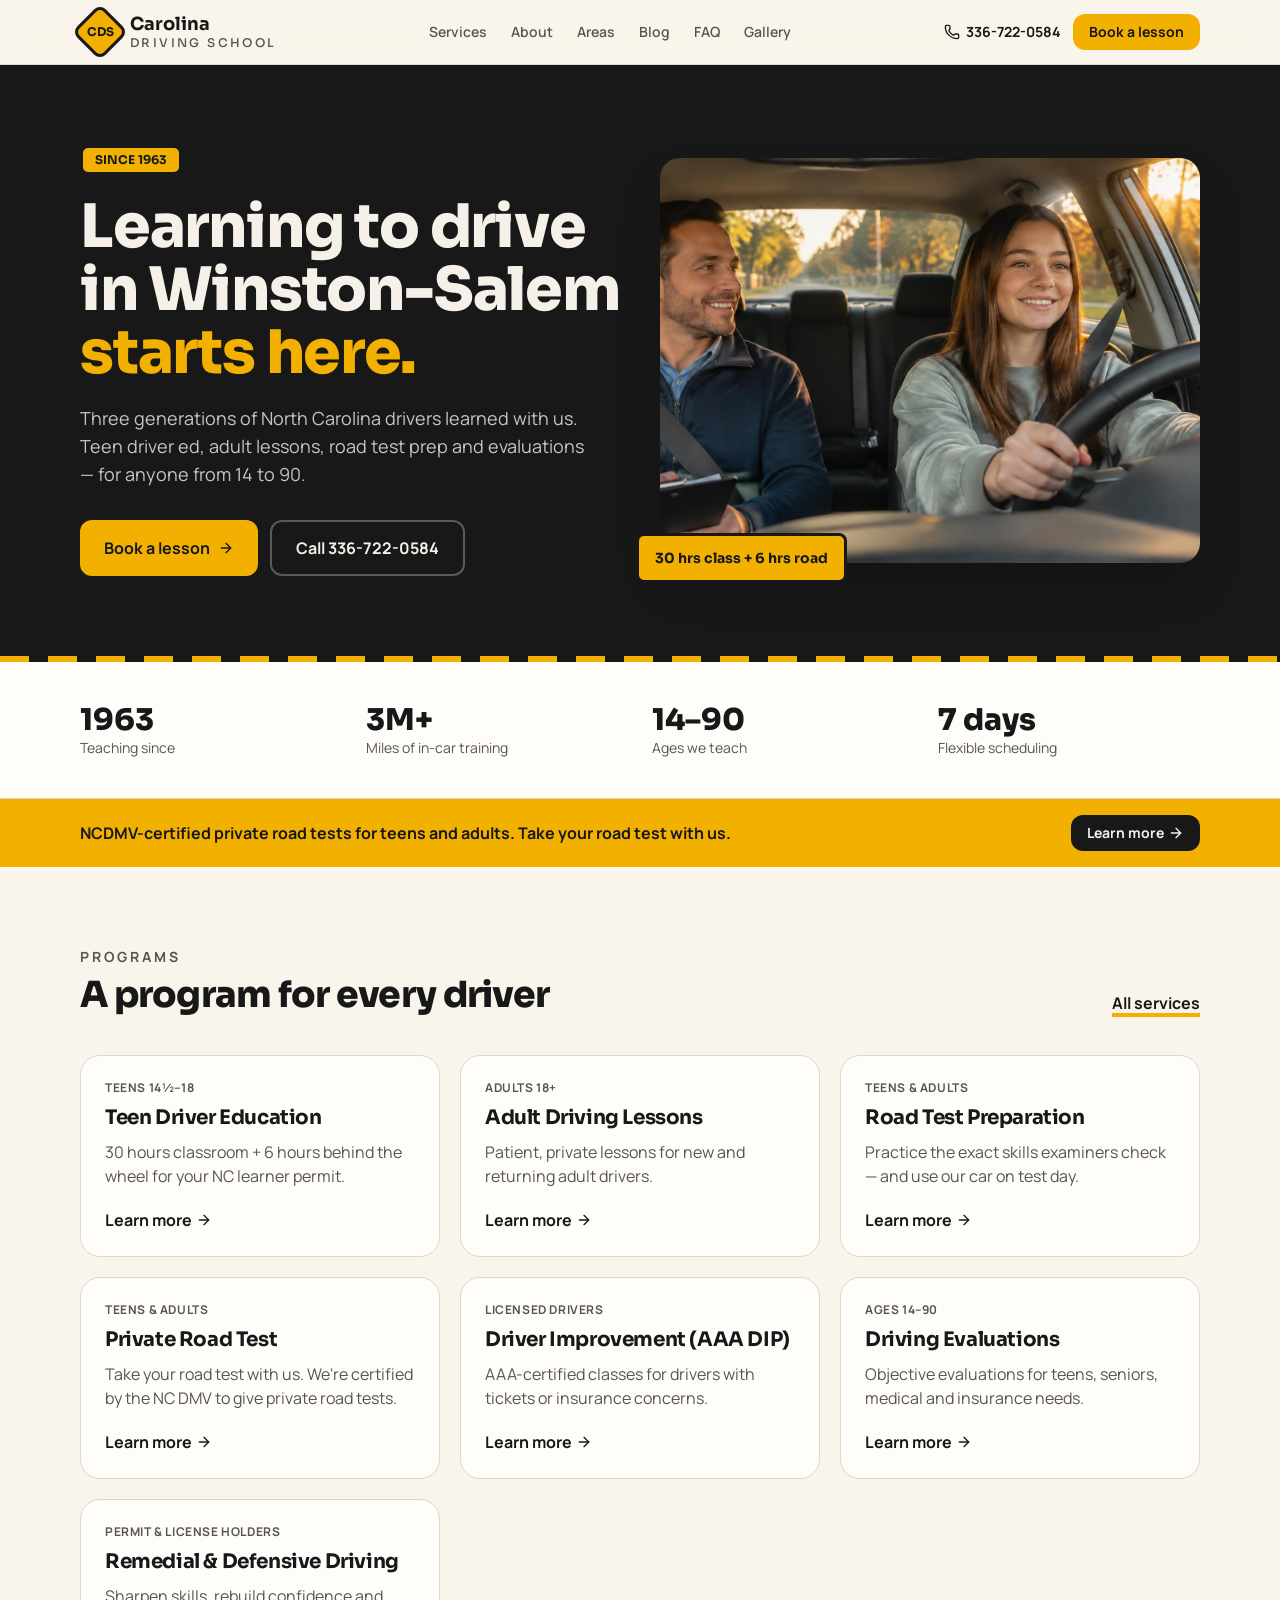
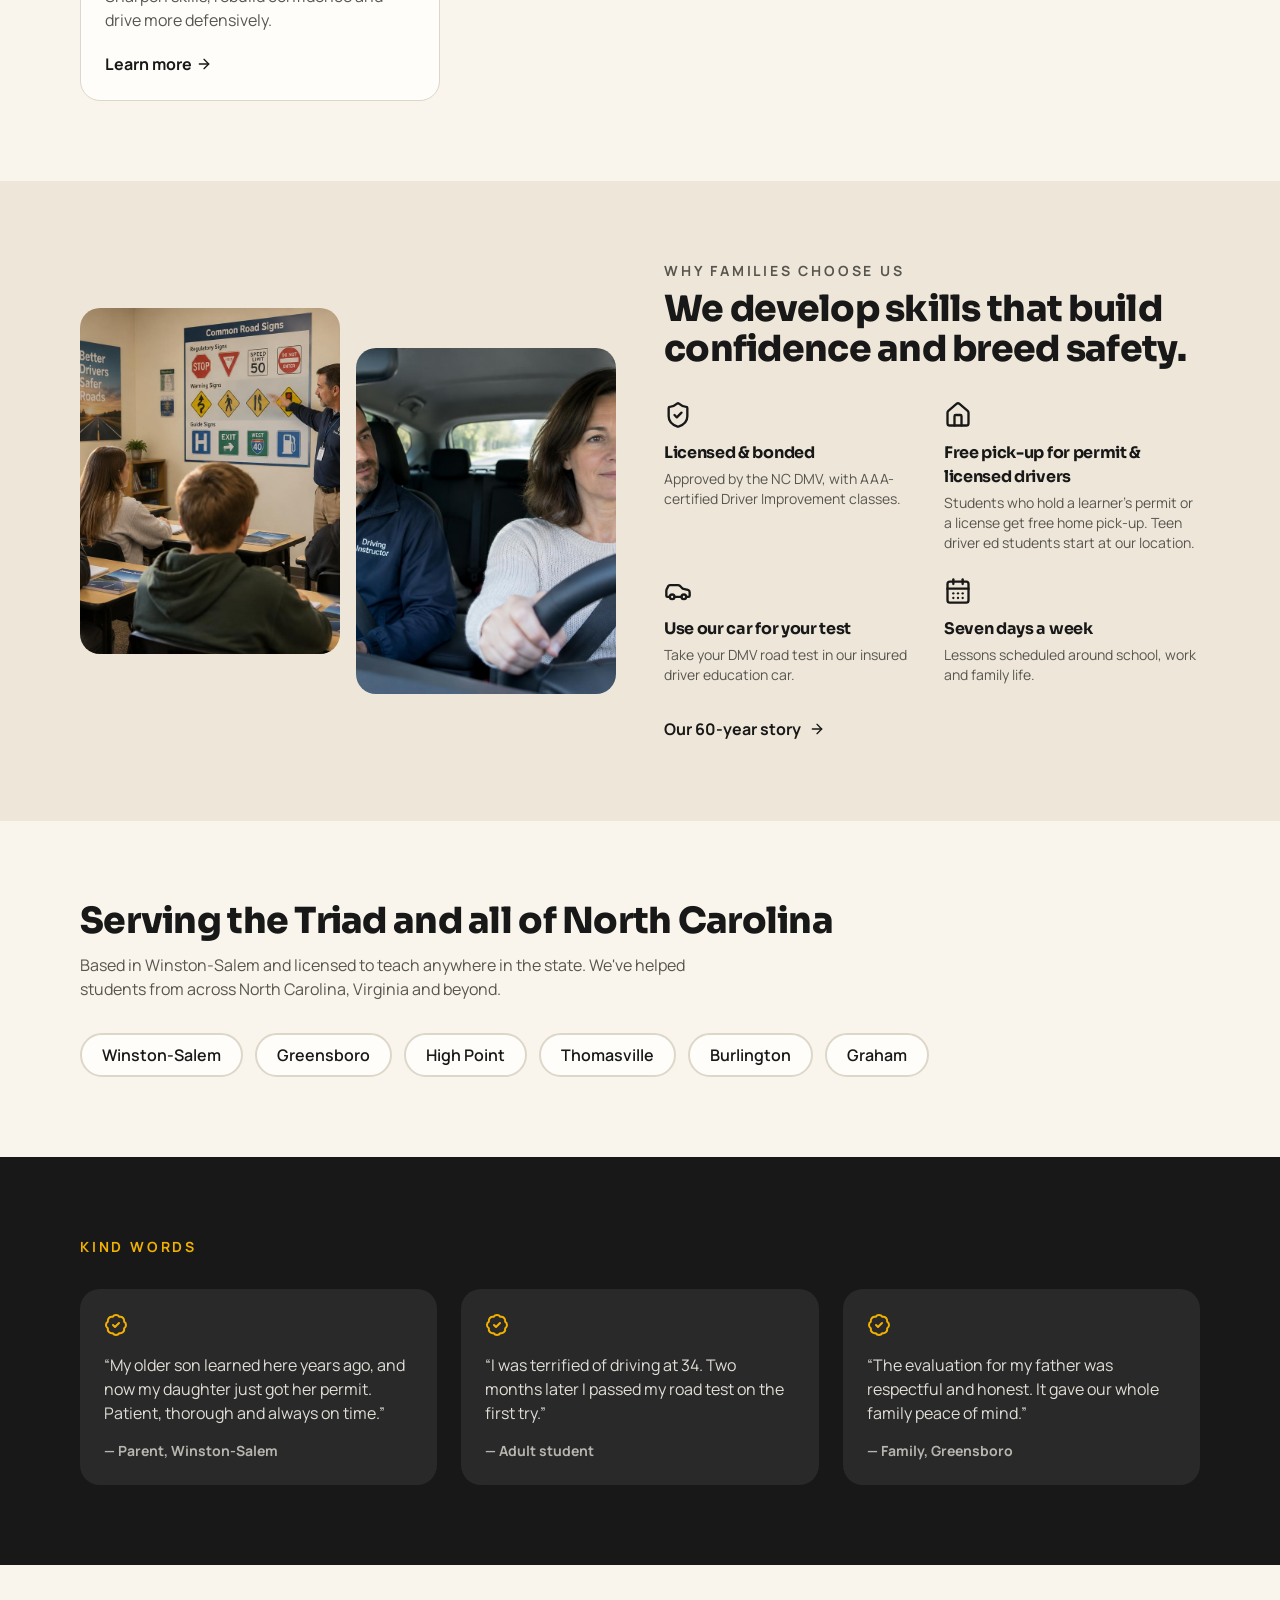
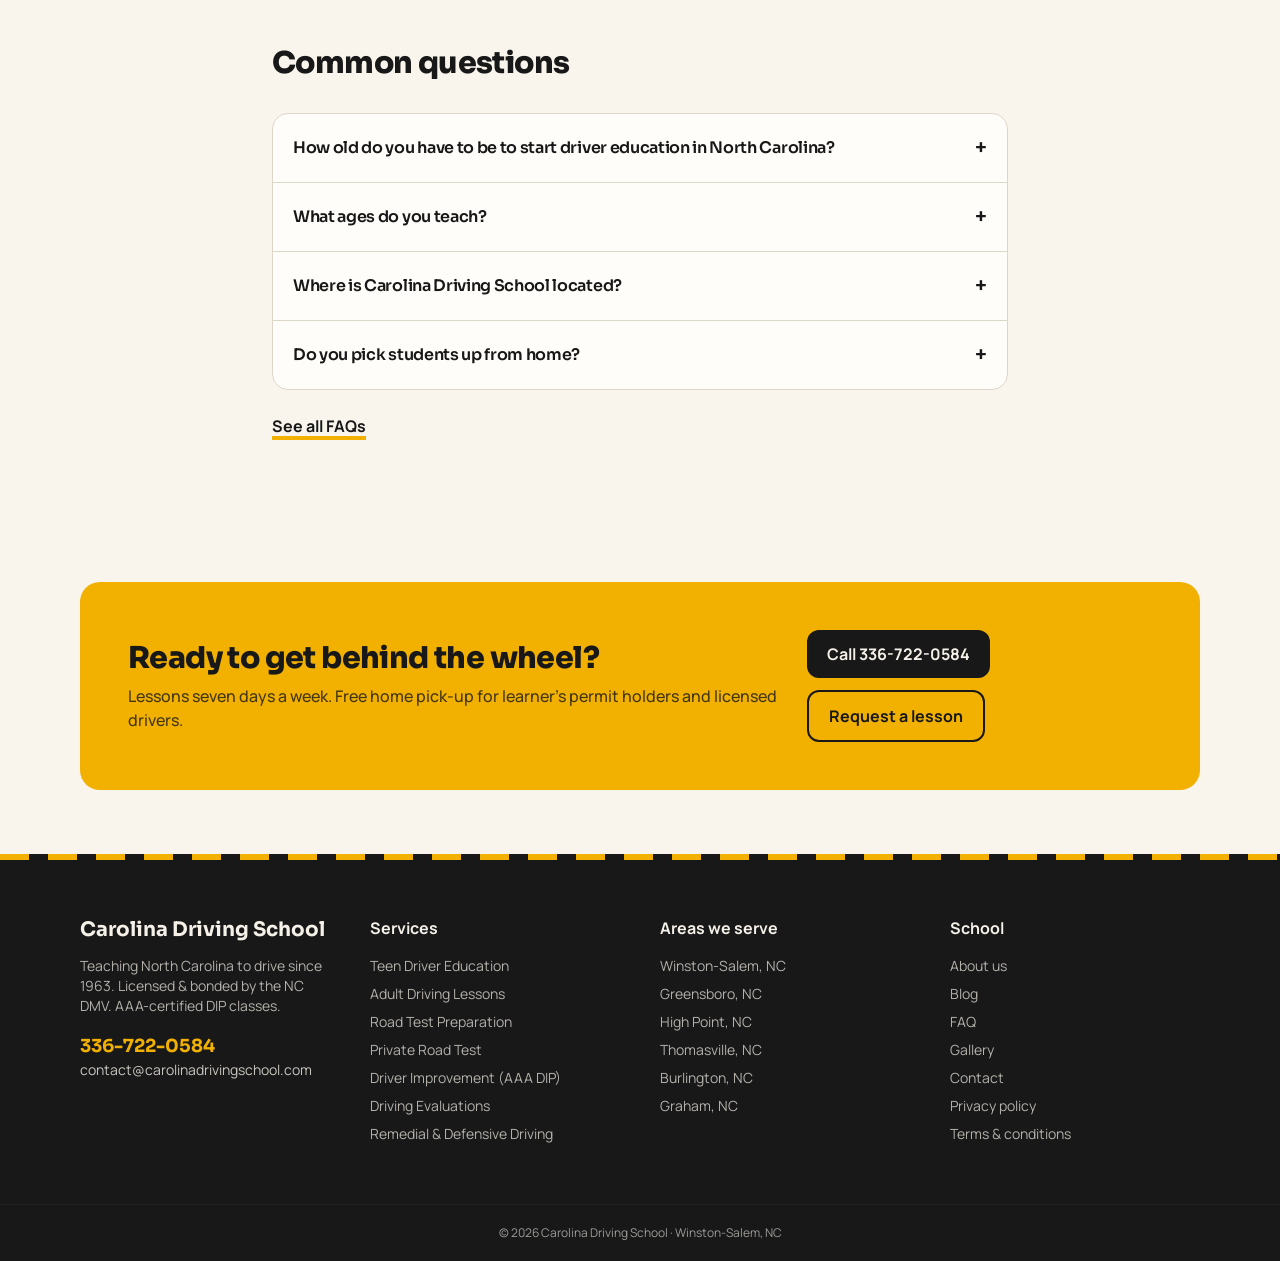
<file: index.html>
<!DOCTYPE html>
<html lang="en">
  <head>
    <meta charset="utf-8">
    <meta name="viewport" content="width=device-width, initial-scale=1">
    <link rel="preload" as="image" href="/assets/hero.jpg">
    <link rel="preconnect" href="https://fonts.googleapis.com"><link rel="preconnect" href="https://fonts.gstatic.com" crossorigin="anonymous"><link rel="stylesheet" href="https://fonts.googleapis.com/css2?family=Manrope:wght@400;500;600;700&amp;family=Sora:wght@600;700;800&amp;display=swap" data-precedence="default">
    <title>Carolina Driving School | Driver Ed &amp; Driving Lessons in Winston-Salem, NC</title><meta property="og:site_name" content="Carolina Driving School"><meta name="description" content="Winston-Salem's trusted driving school since 1963. Teen driver ed (30 + 6 hours), adult lessons, road test prep, AAA-certified DIP classes and driving evaluations."><meta property="og:title" content="Carolina Driving School | Driver Ed &amp; Driving Lessons in Winston-Salem, NC"><meta property="og:description" content="Winston-Salem's trusted driving school since 1963. Teen driver ed (30 + 6 hours), adult lessons, road test prep, AAA-certified DIP classes and driving evaluations."><meta property="og:type" content="website"><meta name="twitter:card" content="summary_large_image"><link rel="icon" type="image/png" href="/assets/favicon.png"><link rel="apple-touch-icon" type="image/png" href="/assets/apple-touch-icon.png"><script type="application/ld+json">{"@context":"https://schema.org","@type":"DrivingSchool","name":"Carolina Driving School","telephone":"+1-336-722-0584","email":"contact@carolinadrivingschool.com","foundingDate":"1963","url":"https://www.carolinadrivingschool.com","address":{"@type":"PostalAddress","addressLocality":"Winston-Salem","addressRegion":"NC","addressCountry":"US"},"areaServed":["Winston-Salem, NC","Greensboro, NC","High Point, NC","Thomasville, NC","Burlington, NC","Graham, NC"],"openingHours":"Mo-Su"}</script><script type="application/ld+json">{"@context":"https://schema.org","@type":"FAQPage","mainEntity":[{"@type":"Question","name":"How old do you have to be to start driver education in North Carolina?","acceptedAnswer":{"@type":"Answer","text":"Teens can start driver education at 14½ so they can apply for a limited learner permit at 15 after finishing the 30-hour classroom and 6-hour behind-the-wheel course."}},{"@type":"Question","name":"What ages do you teach?","acceptedAnswer":{"@type":"Answer","text":"We teach students from 14 to 90 — teens, adults, new residents and seniors."}},{"@type":"Question","name":"Where is Carolina Driving School located?","acceptedAnswer":{"@type":"Answer","text":"We are based in Winston-Salem, North Carolina, and serve Greensboro, High Point, Thomasville, Burlington, Graham and the wider Triad. We're licensed to teach anywhere in the state."}},{"@type":"Question","name":"Do you pick students up from home?","acceptedAnswer":{"@type":"Answer","text":"Free home pick-up is for students who hold a learner's permit or a driver's license: adults, and teens taking remedial or additional driving lessons. Teens in the 30-hour classroom + 6-hour behind-the-wheel program come to our location; after they finish that program, we can pick them up."}}]}</script><link rel="stylesheet" href="/assets/styles.css"></head>
  <body>
    <header class="sticky top-0 z-40 border-b bg-background/90 backdrop-blur"><div class="mx-auto flex max-w-6xl items-center justify-between px-4 py-3"><a class="flex items-center gap-2.5 active" href="/" data-status="active" aria-current="page"><span class="sign-badge flex h-10 w-10 rotate-45 items-center justify-center text-xs"><span class="-rotate-45">CDS</span></span><span class="font-display text-lg font-bold leading-tight">Carolina<span class="block text-xs font-medium tracking-[0.2em] text-muted-foreground">DRIVING SCHOOL</span></span></a><nav class="hidden items-center gap-6 lg:flex"><a class="text-sm font-semibold text-muted-foreground hover:text-foreground" href="/services/">Services</a><a class="text-sm font-semibold text-muted-foreground hover:text-foreground" href="/about/">About</a><a class="text-sm font-semibold text-muted-foreground hover:text-foreground" href="/areas/">Areas</a><a class="text-sm font-semibold text-muted-foreground hover:text-foreground" href="/blog/">Blog</a><a class="text-sm font-semibold text-muted-foreground hover:text-foreground" href="/faq/">FAQ</a><a class="text-sm font-semibold text-muted-foreground hover:text-foreground" href="/gallery/">Gallery</a></nav><div class="hidden items-center gap-3 lg:flex"><a href="tel:+13367220584" class="flex items-center gap-1.5 text-sm font-bold"><svg xmlns="http://www.w3.org/2000/svg" width="24" height="24" viewBox="0 0 24 24" fill="none" stroke="currentColor" stroke-width="2" stroke-linecap="round" stroke-linejoin="round" class="lucide lucide-phone h-4 w-4" aria-hidden="true"><path d="M13.832 16.568a1 1 0 0 0 1.213-.303l.355-.465A2 2 0 0 1 17 15h3a2 2 0 0 1 2 2v3a2 2 0 0 1-2 2A18 18 0 0 1 2 4a2 2 0 0 1 2-2h3a2 2 0 0 1 2 2v3a2 2 0 0 1-.8 1.6l-.468.351a1 1 0 0 0-.292 1.233 14 14 0 0 0 6.392 6.384"></path></svg> 336-722-0584</a><a class="rounded-lg bg-sign px-4 py-2 text-sm font-bold text-sign-foreground hover:brightness-95" href="/contact/">Book a lesson</a></div><button type="button" class="lg:hidden" aria-label="Open menu" aria-expanded="false" aria-controls="mobile-navigation" data-menu-toggle><svg xmlns="http://www.w3.org/2000/svg" width="24" height="24" viewBox="0 0 24 24" fill="none" stroke="currentColor" stroke-width="2" stroke-linecap="round" stroke-linejoin="round" class="lucide lucide-menu" aria-hidden="true"><path d="M4 5h16"></path><path d="M4 12h16"></path><path d="M4 19h16"></path></svg></button></div></header><main class="pb-14 lg:pb-0"><section class="relative overflow-hidden bg-asphalt text-asphalt-foreground"><div class="mx-auto grid max-w-6xl items-center gap-10 px-4 py-14 md:grid-cols-2 md:py-20"><div><span class="sign-badge inline-block px-3 py-1 text-xs">SINCE 1963</span><h1 class="mt-5 text-4xl font-extrabold leading-[1.05] md:text-6xl">Learning to drive in Winston-Salem <span class="text-sign">starts here.</span></h1><p class="mt-5 max-w-lg text-lg opacity-80">Three generations of North Carolina drivers learned with us. Teen driver ed, adult lessons, road test prep and evaluations — for anyone from 14 to 90.</p><div class="mt-8 flex flex-wrap gap-3"><a class="inline-flex items-center gap-2 rounded-lg bg-sign px-6 py-3.5 font-bold text-sign-foreground hover:brightness-95" href="/contact/">Book a lesson <svg xmlns="http://www.w3.org/2000/svg" width="24" height="24" viewBox="0 0 24 24" fill="none" stroke="currentColor" stroke-width="2" stroke-linecap="round" stroke-linejoin="round" class="lucide lucide-arrow-right h-4 w-4" aria-hidden="true"><path d="M5 12h14"></path><path d="m12 5 7 7-7 7"></path></svg></a><a href="tel:+13367220584" class="rounded-lg border-2 border-asphalt-foreground/30 px-6 py-3.5 font-bold hover:border-sign">Call 336-722-0584</a></div></div><div class="relative"><img src="/assets/hero.jpg" alt="Teen student driver with a Carolina Driving School instructor" width="1600" height="1008" fetchpriority="high" decoding="async" class="aspect-[4/3] w-full rounded-2xl object-cover shadow-2xl"><div class="sign-badge absolute -bottom-5 -left-3 px-4 py-3 text-sm md:-left-6">30 hrs class + 6 hrs road</div></div></div><div class="road-line"></div></section><section class="border-b bg-card"><div class="mx-auto grid max-w-6xl grid-cols-2 gap-6 px-4 py-10 md:grid-cols-4"><div><p class="font-display text-3xl font-extrabold">1963</p><p class="text-sm text-muted-foreground">Teaching since</p></div><div><p class="font-display text-3xl font-extrabold">3M+</p><p class="text-sm text-muted-foreground">Miles of in-car training</p></div><div><p class="font-display text-3xl font-extrabold">14–90</p><p class="text-sm text-muted-foreground">Ages we teach</p></div><div><p class="font-display text-3xl font-extrabold">7 days</p><p class="text-sm text-muted-foreground">Flexible scheduling</p></div></div></section><section class="bg-sign text-sign-foreground"><div class="mx-auto flex max-w-6xl flex-wrap items-center justify-between gap-3 px-4 py-4"><p class="font-bold">NCDMV-certified private road tests for teens and adults. Take your road test with us.</p><a class="inline-flex items-center gap-1 rounded-lg bg-asphalt px-4 py-2 text-sm font-bold text-asphalt-foreground" href="/services/private-road-test/">Learn more <svg xmlns="http://www.w3.org/2000/svg" width="24" height="24" viewBox="0 0 24 24" fill="none" stroke="currentColor" stroke-width="2" stroke-linecap="round" stroke-linejoin="round" class="lucide lucide-arrow-right h-4 w-4" aria-hidden="true"><path d="M5 12h14"></path><path d="m12 5 7 7-7 7"></path></svg></a></div></section><section class="mx-auto max-w-6xl px-4 py-20"><div class="flex flex-wrap items-end justify-between gap-4"><div><p class="text-sm font-bold uppercase tracking-[0.2em] text-muted-foreground">Programs</p><h2 class="mt-2 text-3xl font-extrabold md:text-4xl">A program for every driver</h2></div><a class="font-bold underline decoration-sign decoration-4 underline-offset-4" href="/services/">All services</a></div><div class="mt-10 grid gap-5 sm:grid-cols-2 lg:grid-cols-3"><a class="group rounded-2xl border bg-card p-6 transition hover:-translate-y-1 hover:border-asphalt hover:shadow-lg" href="/services/teen-driver-education/"><p class="text-xs font-bold uppercase tracking-wider text-muted-foreground">Teens 14½–18</p><h3 class="mt-2 text-xl font-bold">Teen Driver Education</h3><p class="mt-2 text-muted-foreground">30 hours classroom + 6 hours behind the wheel for your NC learner permit.</p><span class="mt-5 inline-flex items-center gap-1 font-bold">Learn more <svg xmlns="http://www.w3.org/2000/svg" width="24" height="24" viewBox="0 0 24 24" fill="none" stroke="currentColor" stroke-width="2" stroke-linecap="round" stroke-linejoin="round" class="lucide lucide-arrow-right h-4 w-4 transition group-hover:translate-x-1" aria-hidden="true"><path d="M5 12h14"></path><path d="m12 5 7 7-7 7"></path></svg></span></a><a class="group rounded-2xl border bg-card p-6 transition hover:-translate-y-1 hover:border-asphalt hover:shadow-lg" href="/services/adult-driving-lessons/"><p class="text-xs font-bold uppercase tracking-wider text-muted-foreground">Adults 18+</p><h3 class="mt-2 text-xl font-bold">Adult Driving Lessons</h3><p class="mt-2 text-muted-foreground">Patient, private lessons for new and returning adult drivers.</p><span class="mt-5 inline-flex items-center gap-1 font-bold">Learn more <svg xmlns="http://www.w3.org/2000/svg" width="24" height="24" viewBox="0 0 24 24" fill="none" stroke="currentColor" stroke-width="2" stroke-linecap="round" stroke-linejoin="round" class="lucide lucide-arrow-right h-4 w-4 transition group-hover:translate-x-1" aria-hidden="true"><path d="M5 12h14"></path><path d="m12 5 7 7-7 7"></path></svg></span></a><a class="group rounded-2xl border bg-card p-6 transition hover:-translate-y-1 hover:border-asphalt hover:shadow-lg" href="/services/road-test-preparation/"><p class="text-xs font-bold uppercase tracking-wider text-muted-foreground">Teens &amp; adults</p><h3 class="mt-2 text-xl font-bold">Road Test Preparation</h3><p class="mt-2 text-muted-foreground">Practice the exact skills examiners check — and use our car on test day.</p><span class="mt-5 inline-flex items-center gap-1 font-bold">Learn more <svg xmlns="http://www.w3.org/2000/svg" width="24" height="24" viewBox="0 0 24 24" fill="none" stroke="currentColor" stroke-width="2" stroke-linecap="round" stroke-linejoin="round" class="lucide lucide-arrow-right h-4 w-4 transition group-hover:translate-x-1" aria-hidden="true"><path d="M5 12h14"></path><path d="m12 5 7 7-7 7"></path></svg></span></a><a class="group rounded-2xl border bg-card p-6 transition hover:-translate-y-1 hover:border-asphalt hover:shadow-lg" href="/services/private-road-test/"><p class="text-xs font-bold uppercase tracking-wider text-muted-foreground">Teens &amp; adults</p><h3 class="mt-2 text-xl font-bold">Private Road Test</h3><p class="mt-2 text-muted-foreground">Take your road test with us. We're certified by the NC DMV to give private road tests.</p><span class="mt-5 inline-flex items-center gap-1 font-bold">Learn more <svg xmlns="http://www.w3.org/2000/svg" width="24" height="24" viewBox="0 0 24 24" fill="none" stroke="currentColor" stroke-width="2" stroke-linecap="round" stroke-linejoin="round" class="lucide lucide-arrow-right h-4 w-4 transition group-hover:translate-x-1" aria-hidden="true"><path d="M5 12h14"></path><path d="m12 5 7 7-7 7"></path></svg></span></a><a class="group rounded-2xl border bg-card p-6 transition hover:-translate-y-1 hover:border-asphalt hover:shadow-lg" href="/services/driver-improvement-classes/"><p class="text-xs font-bold uppercase tracking-wider text-muted-foreground">Licensed drivers</p><h3 class="mt-2 text-xl font-bold">Driver Improvement (AAA DIP)</h3><p class="mt-2 text-muted-foreground">AAA-certified classes for drivers with tickets or insurance concerns.</p><span class="mt-5 inline-flex items-center gap-1 font-bold">Learn more <svg xmlns="http://www.w3.org/2000/svg" width="24" height="24" viewBox="0 0 24 24" fill="none" stroke="currentColor" stroke-width="2" stroke-linecap="round" stroke-linejoin="round" class="lucide lucide-arrow-right h-4 w-4 transition group-hover:translate-x-1" aria-hidden="true"><path d="M5 12h14"></path><path d="m12 5 7 7-7 7"></path></svg></span></a><a class="group rounded-2xl border bg-card p-6 transition hover:-translate-y-1 hover:border-asphalt hover:shadow-lg" href="/services/driving-evaluations/"><p class="text-xs font-bold uppercase tracking-wider text-muted-foreground">Ages 14–90</p><h3 class="mt-2 text-xl font-bold">Driving Evaluations</h3><p class="mt-2 text-muted-foreground">Objective evaluations for teens, seniors, medical and insurance needs.</p><span class="mt-5 inline-flex items-center gap-1 font-bold">Learn more <svg xmlns="http://www.w3.org/2000/svg" width="24" height="24" viewBox="0 0 24 24" fill="none" stroke="currentColor" stroke-width="2" stroke-linecap="round" stroke-linejoin="round" class="lucide lucide-arrow-right h-4 w-4 transition group-hover:translate-x-1" aria-hidden="true"><path d="M5 12h14"></path><path d="m12 5 7 7-7 7"></path></svg></span></a><a class="group rounded-2xl border bg-card p-6 transition hover:-translate-y-1 hover:border-asphalt hover:shadow-lg" href="/services/remedial-defensive-driving/"><p class="text-xs font-bold uppercase tracking-wider text-muted-foreground">Permit &amp; license holders</p><h3 class="mt-2 text-xl font-bold">Remedial &amp; Defensive Driving</h3><p class="mt-2 text-muted-foreground">Sharpen skills, rebuild confidence and drive more defensively.</p><span class="mt-5 inline-flex items-center gap-1 font-bold">Learn more <svg xmlns="http://www.w3.org/2000/svg" width="24" height="24" viewBox="0 0 24 24" fill="none" stroke="currentColor" stroke-width="2" stroke-linecap="round" stroke-linejoin="round" class="lucide lucide-arrow-right h-4 w-4 transition group-hover:translate-x-1" aria-hidden="true"><path d="M5 12h14"></path><path d="m12 5 7 7-7 7"></path></svg></span></a></div></section><section class="bg-secondary"><div class="mx-auto grid max-w-6xl items-center gap-12 px-4 py-20 md:grid-cols-2"><div class="grid grid-cols-2 gap-4"><img src="/assets/classroom.jpg" alt="Driver education classroom" loading="lazy" width="1200" height="912" class="aspect-[3/4] rounded-2xl object-cover"><img src="/assets/adult.jpg" alt="Adult driving lesson" loading="lazy" width="1200" height="912" class="mt-10 aspect-[3/4] rounded-2xl object-cover"></div><div><p class="text-sm font-bold uppercase tracking-[0.2em] text-muted-foreground">Why families choose us</p><h2 class="mt-2 text-3xl font-extrabold md:text-4xl">We develop skills that build confidence and breed safety.</h2><div class="mt-8 grid gap-6 sm:grid-cols-2"><div><svg xmlns="http://www.w3.org/2000/svg" width="24" height="24" viewBox="0 0 24 24" fill="none" stroke="currentColor" stroke-width="2" stroke-linecap="round" stroke-linejoin="round" class="lucide lucide-shield-check h-7 w-7" aria-hidden="true"><path d="M20 13c0 5-3.5 7.5-7.66 8.95a1 1 0 0 1-.67-.01C7.5 20.5 4 18 4 13V6a1 1 0 0 1 1-1c2 0 4.5-1.2 6.24-2.72a1.17 1.17 0 0 1 1.52 0C14.51 3.81 17 5 19 5a1 1 0 0 1 1 1z"></path><path d="m9 12 2 2 4-4"></path></svg><h3 class="mt-3 font-bold">Licensed &amp; bonded</h3><p class="mt-1 text-sm text-muted-foreground">Approved by the NC DMV, with AAA-certified Driver Improvement classes.</p></div><div><svg xmlns="http://www.w3.org/2000/svg" width="24" height="24" viewBox="0 0 24 24" fill="none" stroke="currentColor" stroke-width="2" stroke-linecap="round" stroke-linejoin="round" class="lucide lucide-house h-7 w-7" aria-hidden="true"><path d="M15 21v-8a1 1 0 0 0-1-1h-4a1 1 0 0 0-1 1v8"></path><path d="M3 10a2 2 0 0 1 .709-1.528l7-6a2 2 0 0 1 2.582 0l7 6A2 2 0 0 1 21 10v9a2 2 0 0 1-2 2H5a2 2 0 0 1-2-2z"></path></svg><h3 class="mt-3 font-bold">Free pick-up for permit &amp; licensed drivers</h3><p class="mt-1 text-sm text-muted-foreground">Students who hold a learner's permit or a license get free home pick-up. Teen driver ed students start at our location.</p></div><div><svg xmlns="http://www.w3.org/2000/svg" width="24" height="24" viewBox="0 0 24 24" fill="none" stroke="currentColor" stroke-width="2" stroke-linecap="round" stroke-linejoin="round" class="lucide lucide-car h-7 w-7" aria-hidden="true"><path d="M19 17h2c.6 0 1-.4 1-1v-3c0-.9-.7-1.7-1.5-1.9C18.7 10.6 16 10 16 10s-1.3-1.4-2.2-2.3c-.5-.4-1.1-.7-1.8-.7H5c-.6 0-1.1.4-1.4.9l-1.4 2.9A3.7 3.7 0 0 0 2 12v4c0 .6.4 1 1 1h2"></path><circle cx="7" cy="17" r="2"></circle><path d="M9 17h6"></path><circle cx="17" cy="17" r="2"></circle></svg><h3 class="mt-3 font-bold">Use our car for your test</h3><p class="mt-1 text-sm text-muted-foreground">Take your DMV road test in our insured driver education car.</p></div><div><svg xmlns="http://www.w3.org/2000/svg" width="24" height="24" viewBox="0 0 24 24" fill="none" stroke="currentColor" stroke-width="2" stroke-linecap="round" stroke-linejoin="round" class="lucide lucide-calendar-days h-7 w-7" aria-hidden="true"><path d="M8 2v4"></path><path d="M16 2v4"></path><rect width="18" height="18" x="3" y="4" rx="2"></rect><path d="M3 10h18"></path><path d="M8 14h.01"></path><path d="M12 14h.01"></path><path d="M16 14h.01"></path><path d="M8 18h.01"></path><path d="M12 18h.01"></path><path d="M16 18h.01"></path></svg><h3 class="mt-3 font-bold">Seven days a week</h3><p class="mt-1 text-sm text-muted-foreground">Lessons scheduled around school, work and family life.</p></div></div><a class="mt-8 inline-flex items-center gap-2 font-bold" href="/about/">Our 60-year story <svg xmlns="http://www.w3.org/2000/svg" width="24" height="24" viewBox="0 0 24 24" fill="none" stroke="currentColor" stroke-width="2" stroke-linecap="round" stroke-linejoin="round" class="lucide lucide-arrow-right h-4 w-4" aria-hidden="true"><path d="M5 12h14"></path><path d="m12 5 7 7-7 7"></path></svg></a></div></div></section><section class="mx-auto max-w-6xl px-4 py-20"><h2 class="text-3xl font-extrabold md:text-4xl">Serving the Triad and all of North Carolina</h2><p class="mt-3 max-w-2xl text-muted-foreground">Based in Winston-Salem and licensed to teach anywhere in the state. We've helped students from across North Carolina, Virginia and beyond.</p><div class="mt-8 flex flex-wrap gap-3"><a class="rounded-full border-2 bg-card px-5 py-2 font-semibold hover:border-asphalt" href="/areas/winston-salem/">Winston-Salem</a><a class="rounded-full border-2 bg-card px-5 py-2 font-semibold hover:border-asphalt" href="/areas/greensboro/">Greensboro</a><a class="rounded-full border-2 bg-card px-5 py-2 font-semibold hover:border-asphalt" href="/areas/high-point/">High Point</a><a class="rounded-full border-2 bg-card px-5 py-2 font-semibold hover:border-asphalt" href="/areas/thomasville/">Thomasville</a><a class="rounded-full border-2 bg-card px-5 py-2 font-semibold hover:border-asphalt" href="/areas/burlington/">Burlington</a><a class="rounded-full border-2 bg-card px-5 py-2 font-semibold hover:border-asphalt" href="/areas/graham/">Graham</a></div></section><section class="bg-asphalt text-asphalt-foreground"><div class="mx-auto max-w-6xl px-4 py-20"><p class="text-sm font-bold uppercase tracking-[0.2em] text-sign">Kind words</p><div class="mt-8 grid gap-6 md:grid-cols-3"><figure class="rounded-2xl bg-asphalt-2 p-6"><svg xmlns="http://www.w3.org/2000/svg" width="24" height="24" viewBox="0 0 24 24" fill="none" stroke="currentColor" stroke-width="2" stroke-linecap="round" stroke-linejoin="round" class="lucide lucide-badge-check h-6 w-6 text-sign" aria-hidden="true"><path d="M3.85 8.62a4 4 0 0 1 4.78-4.77 4 4 0 0 1 6.74 0 4 4 0 0 1 4.78 4.78 4 4 0 0 1 0 6.74 4 4 0 0 1-4.77 4.78 4 4 0 0 1-6.75 0 4 4 0 0 1-4.78-4.77 4 4 0 0 1 0-6.76Z"></path><path d="m9 12 2 2 4-4"></path></svg><blockquote class="mt-4 opacity-90">“My older son learned here years ago, and now my daughter just got her permit. Patient, thorough and always on time.”</blockquote><figcaption class="mt-4 text-sm font-bold opacity-70">— Parent, Winston-Salem</figcaption></figure><figure class="rounded-2xl bg-asphalt-2 p-6"><svg xmlns="http://www.w3.org/2000/svg" width="24" height="24" viewBox="0 0 24 24" fill="none" stroke="currentColor" stroke-width="2" stroke-linecap="round" stroke-linejoin="round" class="lucide lucide-badge-check h-6 w-6 text-sign" aria-hidden="true"><path d="M3.85 8.62a4 4 0 0 1 4.78-4.77 4 4 0 0 1 6.74 0 4 4 0 0 1 4.78 4.78 4 4 0 0 1 0 6.74 4 4 0 0 1-4.77 4.78 4 4 0 0 1-6.75 0 4 4 0 0 1-4.78-4.77 4 4 0 0 1 0-6.76Z"></path><path d="m9 12 2 2 4-4"></path></svg><blockquote class="mt-4 opacity-90">“I was terrified of driving at 34. Two months later I passed my road test on the first try.”</blockquote><figcaption class="mt-4 text-sm font-bold opacity-70">— Adult student</figcaption></figure><figure class="rounded-2xl bg-asphalt-2 p-6"><svg xmlns="http://www.w3.org/2000/svg" width="24" height="24" viewBox="0 0 24 24" fill="none" stroke="currentColor" stroke-width="2" stroke-linecap="round" stroke-linejoin="round" class="lucide lucide-badge-check h-6 w-6 text-sign" aria-hidden="true"><path d="M3.85 8.62a4 4 0 0 1 4.78-4.77 4 4 0 0 1 6.74 0 4 4 0 0 1 4.78 4.78 4 4 0 0 1 0 6.74 4 4 0 0 1-4.77 4.78 4 4 0 0 1-6.75 0 4 4 0 0 1-4.78-4.77 4 4 0 0 1 0-6.76Z"></path><path d="m9 12 2 2 4-4"></path></svg><blockquote class="mt-4 opacity-90">“The evaluation for my father was respectful and honest. It gave our whole family peace of mind.”</blockquote><figcaption class="mt-4 text-sm font-bold opacity-70">— Family, Greensboro</figcaption></figure></div></div></section><section class="mx-auto max-w-3xl px-4 py-20"><h2 class="text-3xl font-extrabold">Common questions</h2><div class="mt-8"><div class="divide-y rounded-xl border bg-card"><details class="group p-5"><summary class="flex cursor-pointer list-none items-center justify-between gap-4 font-display font-semibold"><h3 class="text-base">How old do you have to be to start driver education in North Carolina?</h3><span class="text-xl transition group-open:rotate-45">+</span></summary><p class="mt-3 text-muted-foreground">Teens can start driver education at 14½ so they can apply for a limited learner permit at 15 after finishing the 30-hour classroom and 6-hour behind-the-wheel course.</p></details><details class="group p-5"><summary class="flex cursor-pointer list-none items-center justify-between gap-4 font-display font-semibold"><h3 class="text-base">What ages do you teach?</h3><span class="text-xl transition group-open:rotate-45">+</span></summary><p class="mt-3 text-muted-foreground">We teach students from 14 to 90 — teens, adults, new residents and seniors.</p></details><details class="group p-5"><summary class="flex cursor-pointer list-none items-center justify-between gap-4 font-display font-semibold"><h3 class="text-base">Where is Carolina Driving School located?</h3><span class="text-xl transition group-open:rotate-45">+</span></summary><p class="mt-3 text-muted-foreground">We are based in Winston-Salem, North Carolina, and serve Greensboro, High Point, Thomasville, Burlington, Graham and the wider Triad. We're licensed to teach anywhere in the state.</p></details><details class="group p-5"><summary class="flex cursor-pointer list-none items-center justify-between gap-4 font-display font-semibold"><h3 class="text-base">Do you pick students up from home?</h3><span class="text-xl transition group-open:rotate-45">+</span></summary><p class="mt-3 text-muted-foreground">Free home pick-up is for students who hold a learner's permit or a driver's license: adults, and teens taking remedial or additional driving lessons. Teens in the 30-hour classroom + 6-hour behind-the-wheel program come to our location; after they finish that program, we can pick them up.</p></details></div></div><a class="mt-6 inline-block font-bold underline decoration-sign decoration-4 underline-offset-4" href="/faq/">See all FAQs</a></section><section class="mx-auto max-w-6xl px-4 py-16"><div class="flex flex-col items-start justify-between gap-6 rounded-2xl bg-sign p-8 text-sign-foreground md:flex-row md:items-center md:p-12"><div><h2 class="text-3xl font-extrabold">Ready to get behind the wheel?</h2><p class="mt-2 font-medium opacity-80">Lessons seven days a week. Free home pick-up for learner's permit holders and licensed drivers.</p></div><div class="flex flex-wrap gap-3"><a href="tel:+13367220584" class="rounded-lg bg-asphalt px-5 py-3 font-bold text-asphalt-foreground">Call 336-722-0584</a><a class="rounded-lg border-2 border-asphalt px-5 py-3 font-bold" href="/contact/">Request a lesson</a></div></div></section></main><footer class="bg-asphalt text-asphalt-foreground"><div class="road-line"></div><div class="mx-auto grid max-w-6xl gap-10 px-4 py-14 md:grid-cols-4"><div><p class="font-display text-xl font-bold">Carolina Driving School</p><p class="mt-3 text-sm opacity-70">Teaching North Carolina to drive since 1963. Licensed &amp; bonded by the NC DMV. AAA-certified DIP classes.</p><a href="tel:+13367220584" class="mt-4 inline-block font-display text-lg font-bold text-sign">336-722-0584</a><a href="mailto:contact@carolinadrivingschool.com" class="block text-sm opacity-80 hover:opacity-100">contact@carolinadrivingschool.com</a></div><div><p class="mb-3 font-bold">Services</p><a class="block py-1 text-sm opacity-70 hover:opacity-100" href="/services/teen-driver-education/">Teen Driver Education</a><a class="block py-1 text-sm opacity-70 hover:opacity-100" href="/services/adult-driving-lessons/">Adult Driving Lessons</a><a class="block py-1 text-sm opacity-70 hover:opacity-100" href="/services/road-test-preparation/">Road Test Preparation</a><a class="block py-1 text-sm opacity-70 hover:opacity-100" href="/services/private-road-test/">Private Road Test</a><a class="block py-1 text-sm opacity-70 hover:opacity-100" href="/services/driver-improvement-classes/">Driver Improvement (AAA DIP)</a><a class="block py-1 text-sm opacity-70 hover:opacity-100" href="/services/driving-evaluations/">Driving Evaluations</a><a class="block py-1 text-sm opacity-70 hover:opacity-100" href="/services/remedial-defensive-driving/">Remedial &amp; Defensive Driving</a></div><div><p class="mb-3 font-bold">Areas we serve</p><a class="block py-1 text-sm opacity-70 hover:opacity-100" href="/areas/winston-salem/">Winston-Salem, NC</a><a class="block py-1 text-sm opacity-70 hover:opacity-100" href="/areas/greensboro/">Greensboro, NC</a><a class="block py-1 text-sm opacity-70 hover:opacity-100" href="/areas/high-point/">High Point, NC</a><a class="block py-1 text-sm opacity-70 hover:opacity-100" href="/areas/thomasville/">Thomasville, NC</a><a class="block py-1 text-sm opacity-70 hover:opacity-100" href="/areas/burlington/">Burlington, NC</a><a class="block py-1 text-sm opacity-70 hover:opacity-100" href="/areas/graham/">Graham, NC</a></div><div><p class="mb-3 font-bold">School</p><a class="block py-1 text-sm opacity-70 hover:opacity-100" href="/about/">About us</a><a class="block py-1 text-sm opacity-70 hover:opacity-100" href="/blog/">Blog</a><a class="block py-1 text-sm opacity-70 hover:opacity-100" href="/faq/">FAQ</a><a class="block py-1 text-sm opacity-70 hover:opacity-100" href="/gallery/">Gallery</a><a class="block py-1 text-sm opacity-70 hover:opacity-100" href="/contact/">Contact</a><a class="block py-1 text-sm opacity-70 hover:opacity-100" href="/privacy/">Privacy policy</a><a class="block py-1 text-sm opacity-70 hover:opacity-100" href="/terms/">Terms &amp; conditions</a></div></div><p class="border-t border-asphalt-2 py-5 text-center text-xs opacity-60">© 2026 Carolina Driving School · Winston-Salem, NC</p></footer><div class="fixed inset-x-0 bottom-0 z-40 grid grid-cols-2 border-t bg-asphalt lg:hidden"><a href="tel:+13367220584" class="flex items-center justify-center gap-2 py-3.5 font-bold text-asphalt-foreground"><svg xmlns="http://www.w3.org/2000/svg" width="24" height="24" viewBox="0 0 24 24" fill="none" stroke="currentColor" stroke-width="2" stroke-linecap="round" stroke-linejoin="round" class="lucide lucide-phone h-4 w-4" aria-hidden="true"><path d="M13.832 16.568a1 1 0 0 0 1.213-.303l.355-.465A2 2 0 0 1 17 15h3a2 2 0 0 1 2 2v3a2 2 0 0 1-2 2A18 18 0 0 1 2 4a2 2 0 0 1 2-2h3a2 2 0 0 1 2 2v3a2 2 0 0 1-.8 1.6l-.468.351a1 1 0 0 0-.292 1.233 14 14 0 0 0 6.392 6.384"></path></svg> Call now</a><a class="bg-sign py-3.5 text-center font-bold text-sign-foreground" href="/contact/">Book a lesson</a></div><section aria-label="Notifications alt+T" tabindex="-1" aria-live="polite" aria-relevant="additions text" aria-atomic="false"></section><script src="/assets/site.js"></script></body></html>
</file>
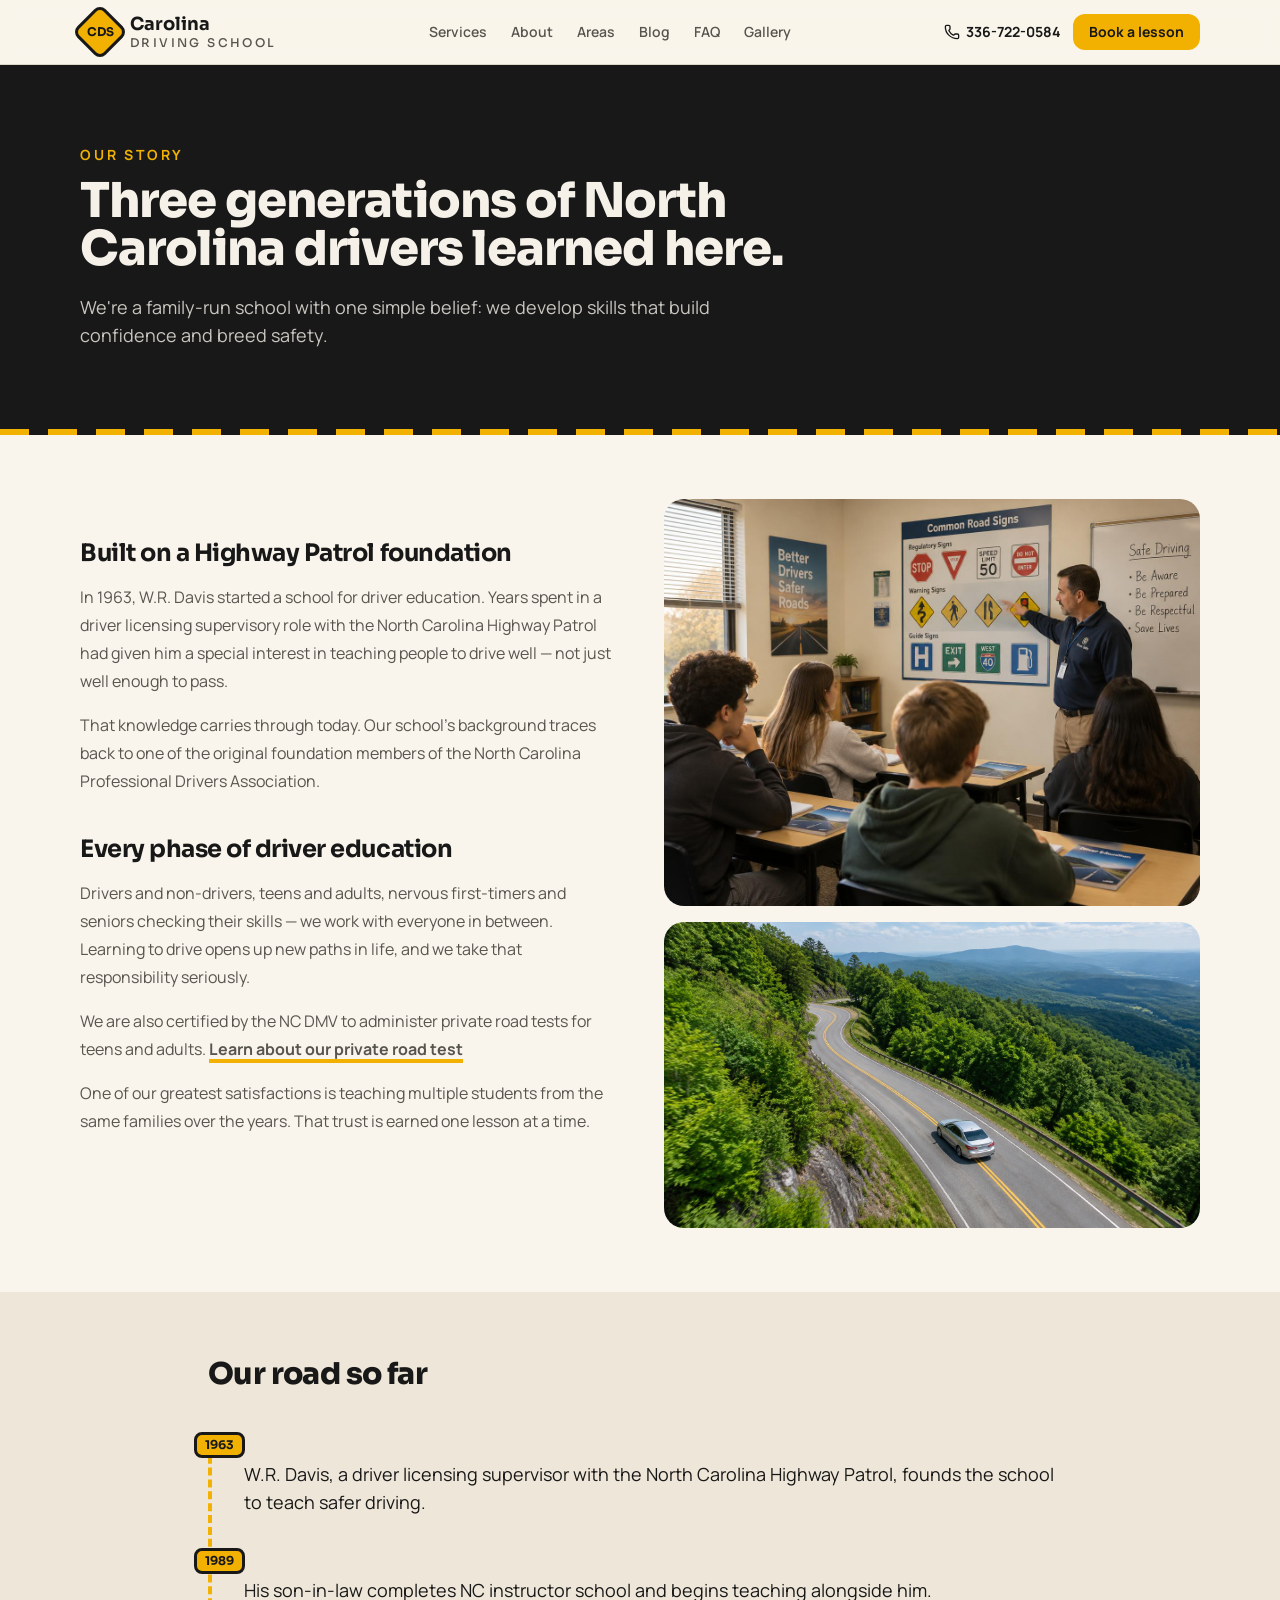
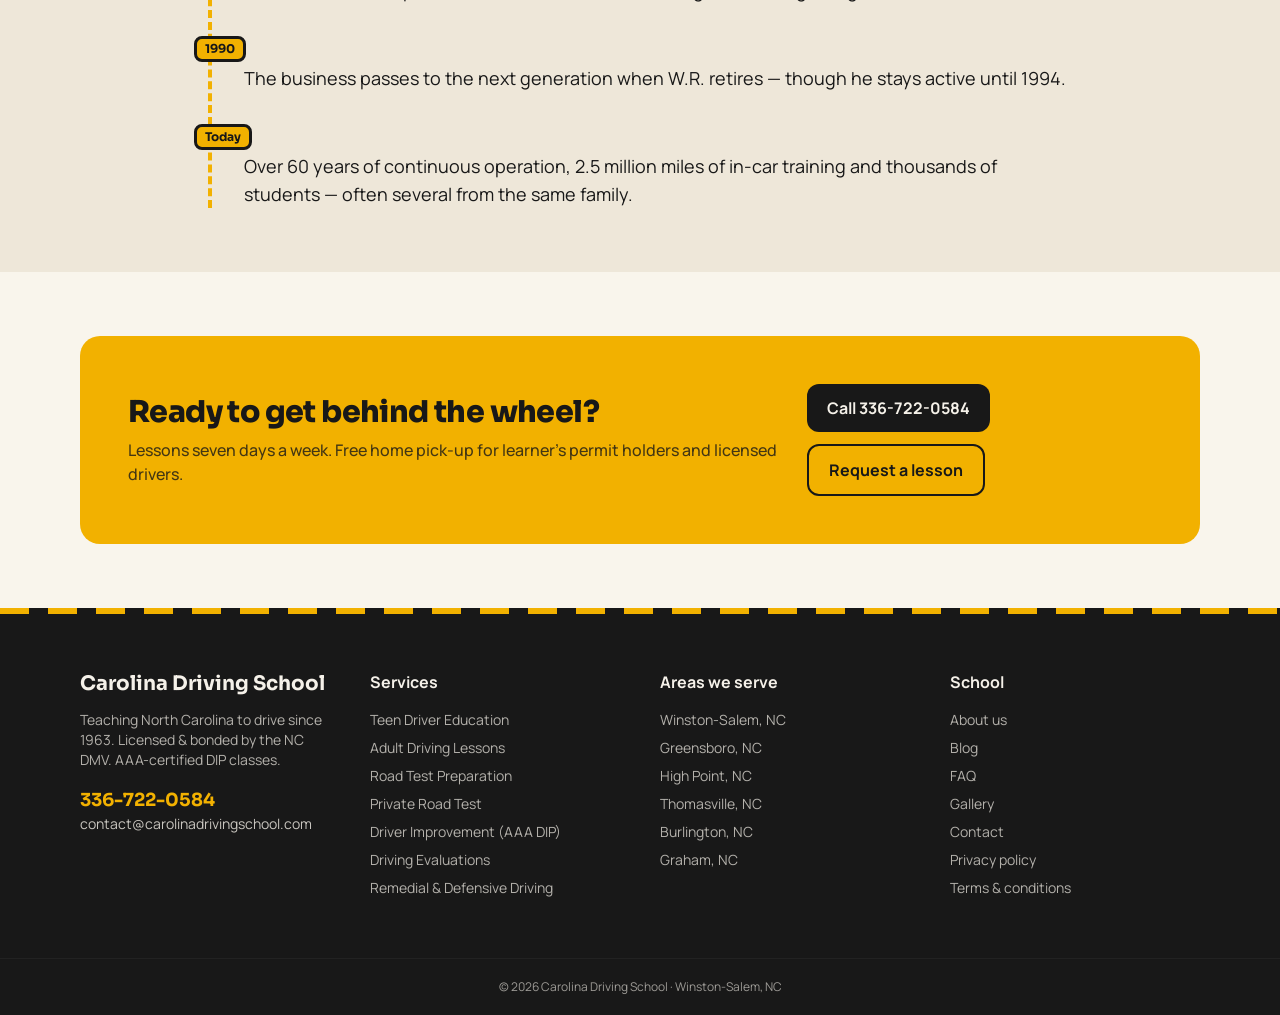
<file: about/index.html>
<!DOCTYPE html>
<html lang="en"><head><meta charset="utf-8"><meta name="viewport" content="width=device-width, initial-scale=1"><link rel="preconnect" href="https://fonts.googleapis.com"><link rel="preconnect" href="https://fonts.gstatic.com" crossorigin="anonymous"><link rel="stylesheet" href="https://fonts.googleapis.com/css2?family=Manrope:wght@400;500;600;700&amp;family=Sora:wght@600;700;800&amp;display=swap" data-precedence="default"><title>About Carolina Driving School | Family-Run Since 1963</title><meta property="og:site_name" content="Carolina Driving School"><meta name="description" content="Founded in 1963 by former NC Highway Patrol licensing supervisor W.R. Davis, Carolina Driving School has taught Winston-Salem to drive for over 60 years."><meta property="og:title" content="About Carolina Driving School | Family-Run Since 1963"><meta property="og:description" content="Founded in 1963 by former NC Highway Patrol licensing supervisor W.R. Davis, Carolina Driving School has taught Winston-Salem to drive for over 60 years."><meta property="og:type" content="website"><meta name="twitter:card" content="summary_large_image"><link rel="icon" type="image/png" href="/assets/favicon.png"><link rel="apple-touch-icon" type="image/png" href="/assets/apple-touch-icon.png"><script type="application/ld+json">{"@context":"https://schema.org","@type":"DrivingSchool","name":"Carolina Driving School","telephone":"+1-336-722-0584","email":"contact@carolinadrivingschool.com","foundingDate":"1963","url":"https://www.carolinadrivingschool.com","address":{"@type":"PostalAddress","addressLocality":"Winston-Salem","addressRegion":"NC","addressCountry":"US"},"areaServed":["Winston-Salem, NC","Greensboro, NC","High Point, NC","Thomasville, NC","Burlington, NC","Graham, NC"],"openingHours":"Mo-Su"}</script><link rel="stylesheet" href="/assets/styles.css"></head><body><header class="sticky top-0 z-40 border-b bg-background/90 backdrop-blur"><div class="mx-auto flex max-w-6xl items-center justify-between px-4 py-3"><a class="flex items-center gap-2.5" href="/"><span class="sign-badge flex h-10 w-10 rotate-45 items-center justify-center text-xs"><span class="-rotate-45">CDS</span></span><span class="font-display text-lg font-bold leading-tight">Carolina<span class="block text-xs font-medium tracking-[0.2em] text-muted-foreground">DRIVING SCHOOL</span></span></a><nav class="hidden items-center gap-6 lg:flex"><a class="text-sm font-semibold text-muted-foreground hover:text-foreground" href="/services/">Services</a><a class="text-sm font-semibold text-muted-foreground hover:text-foreground text-foreground" href="/about/" data-status="active" aria-current="page">About</a><a class="text-sm font-semibold text-muted-foreground hover:text-foreground" href="/areas/">Areas</a><a class="text-sm font-semibold text-muted-foreground hover:text-foreground" href="/blog/">Blog</a><a class="text-sm font-semibold text-muted-foreground hover:text-foreground" href="/faq/">FAQ</a><a class="text-sm font-semibold text-muted-foreground hover:text-foreground" href="/gallery/">Gallery</a></nav><div class="hidden items-center gap-3 lg:flex"><a href="tel:+13367220584" class="flex items-center gap-1.5 text-sm font-bold"><svg xmlns="http://www.w3.org/2000/svg" width="24" height="24" viewBox="0 0 24 24" fill="none" stroke="currentColor" stroke-width="2" stroke-linecap="round" stroke-linejoin="round" class="lucide lucide-phone h-4 w-4" aria-hidden="true"><path d="M13.832 16.568a1 1 0 0 0 1.213-.303l.355-.465A2 2 0 0 1 17 15h3a2 2 0 0 1 2 2v3a2 2 0 0 1-2 2A18 18 0 0 1 2 4a2 2 0 0 1 2-2h3a2 2 0 0 1 2 2v3a2 2 0 0 1-.8 1.6l-.468.351a1 1 0 0 0-.292 1.233 14 14 0 0 0 6.392 6.384"></path></svg> 336-722-0584</a><a class="rounded-lg bg-sign px-4 py-2 text-sm font-bold text-sign-foreground hover:brightness-95" href="/contact/">Book a lesson</a></div><button type="button" class="lg:hidden" aria-label="Open menu" aria-expanded="false" aria-controls="mobile-navigation" data-menu-toggle><svg xmlns="http://www.w3.org/2000/svg" width="24" height="24" viewBox="0 0 24 24" fill="none" stroke="currentColor" stroke-width="2" stroke-linecap="round" stroke-linejoin="round" class="lucide lucide-menu" aria-hidden="true"><path d="M4 5h16"></path><path d="M4 12h16"></path><path d="M4 19h16"></path></svg></button></div></header><main class="pb-14 lg:pb-0"><section class="bg-asphalt text-asphalt-foreground"><div class="mx-auto max-w-6xl px-4 py-16 md:py-20"><p class="text-sm font-bold uppercase tracking-[0.2em] text-sign">Our story</p><h1 class="mt-3 max-w-3xl text-4xl font-extrabold md:text-5xl">Three generations of North Carolina drivers learned here.</h1><p class="mt-5 max-w-2xl text-lg opacity-80">We're a family-run school with one simple belief: we develop skills that build confidence and breed safety.</p></div><div class="road-line"></div></section><section class="mx-auto grid max-w-6xl gap-12 px-4 py-16 md:grid-cols-2"><div class="prose-road"><h2>Built on a Highway Patrol foundation</h2><p>In 1963, W.R. Davis started a school for driver education. Years spent in a driver licensing supervisory role with the North Carolina Highway Patrol had given him a special interest in teaching people to drive well — not just well enough to pass.</p><p>That knowledge carries through today. Our school's background traces back to one of the original foundation members of the North Carolina Professional Drivers Association.</p><h2>Every phase of driver education</h2><p>Drivers and non-drivers, teens and adults, nervous first-timers and seniors checking their skills — we work with everyone in between. Learning to drive opens up new paths in life, and we take that responsibility seriously.</p><p>We are also certified by the NC DMV to administer private road tests for teens and adults. <a class="font-bold underline decoration-sign decoration-4 underline-offset-4" href="/services/private-road-test/">Learn about our private road test</a></p><p>One of our greatest satisfactions is teaching multiple students from the same families over the years. That trust is earned one lesson at a time.</p></div><div class="space-y-4"><img src="/assets/classroom.jpg" alt="Driver education classroom" loading="lazy" width="1200" height="912" class="rounded-2xl object-cover"><img src="/assets/road.jpg" alt="Car on a North Carolina mountain road" loading="lazy" width="1600" height="912" class="rounded-2xl object-cover"></div></section><section class="bg-secondary"><div class="mx-auto max-w-4xl px-4 py-16"><h2 class="text-3xl font-extrabold">Our road so far</h2><ol class="mt-10 space-y-8 border-l-4 border-dashed border-sign pl-8"><li class="relative"><span class="sign-badge absolute -left-[3.1rem] top-0 px-2 py-0.5 text-xs">1963</span><p class="pt-7 text-lg">W.R. Davis, a driver licensing supervisor with the North Carolina Highway Patrol, founds the school to teach safer driving.</p></li><li class="relative"><span class="sign-badge absolute -left-[3.1rem] top-0 px-2 py-0.5 text-xs">1989</span><p class="pt-7 text-lg">His son-in-law completes NC instructor school and begins teaching alongside him.</p></li><li class="relative"><span class="sign-badge absolute -left-[3.1rem] top-0 px-2 py-0.5 text-xs">1990</span><p class="pt-7 text-lg">The business passes to the next generation when W.R. retires — though he stays active until 1994.</p></li><li class="relative"><span class="sign-badge absolute -left-[3.1rem] top-0 px-2 py-0.5 text-xs">Today</span><p class="pt-7 text-lg">Over 60 years of continuous operation, 2.5 million miles of in-car training and thousands of students — often several from the same family.</p></li></ol></div></section><section class="mx-auto max-w-6xl px-4 py-16"><div class="flex flex-col items-start justify-between gap-6 rounded-2xl bg-sign p-8 text-sign-foreground md:flex-row md:items-center md:p-12"><div><h2 class="text-3xl font-extrabold">Ready to get behind the wheel?</h2><p class="mt-2 font-medium opacity-80">Lessons seven days a week. Free home pick-up for learner's permit holders and licensed drivers.</p></div><div class="flex flex-wrap gap-3"><a href="tel:+13367220584" class="rounded-lg bg-asphalt px-5 py-3 font-bold text-asphalt-foreground">Call 336-722-0584</a><a class="rounded-lg border-2 border-asphalt px-5 py-3 font-bold" href="/contact/">Request a lesson</a></div></div></section></main><footer class="bg-asphalt text-asphalt-foreground"><div class="road-line"></div><div class="mx-auto grid max-w-6xl gap-10 px-4 py-14 md:grid-cols-4"><div><p class="font-display text-xl font-bold">Carolina Driving School</p><p class="mt-3 text-sm opacity-70">Teaching North Carolina to drive since 1963. Licensed &amp; bonded by the NC DMV. AAA-certified DIP classes.</p><a href="tel:+13367220584" class="mt-4 inline-block font-display text-lg font-bold text-sign">336-722-0584</a><a href="mailto:contact@carolinadrivingschool.com" class="block text-sm opacity-80 hover:opacity-100">contact@carolinadrivingschool.com</a></div><div><p class="mb-3 font-bold">Services</p><a class="block py-1 text-sm opacity-70 hover:opacity-100" href="/services/teen-driver-education/">Teen Driver Education</a><a class="block py-1 text-sm opacity-70 hover:opacity-100" href="/services/adult-driving-lessons/">Adult Driving Lessons</a><a class="block py-1 text-sm opacity-70 hover:opacity-100" href="/services/road-test-preparation/">Road Test Preparation</a><a class="block py-1 text-sm opacity-70 hover:opacity-100" href="/services/private-road-test/">Private Road Test</a><a class="block py-1 text-sm opacity-70 hover:opacity-100" href="/services/driver-improvement-classes/">Driver Improvement (AAA DIP)</a><a class="block py-1 text-sm opacity-70 hover:opacity-100" href="/services/driving-evaluations/">Driving Evaluations</a><a class="block py-1 text-sm opacity-70 hover:opacity-100" href="/services/remedial-defensive-driving/">Remedial &amp; Defensive Driving</a></div><div><p class="mb-3 font-bold">Areas we serve</p><a class="block py-1 text-sm opacity-70 hover:opacity-100" href="/areas/winston-salem/">Winston-Salem, NC</a><a class="block py-1 text-sm opacity-70 hover:opacity-100" href="/areas/greensboro/">Greensboro, NC</a><a class="block py-1 text-sm opacity-70 hover:opacity-100" href="/areas/high-point/">High Point, NC</a><a class="block py-1 text-sm opacity-70 hover:opacity-100" href="/areas/thomasville/">Thomasville, NC</a><a class="block py-1 text-sm opacity-70 hover:opacity-100" href="/areas/burlington/">Burlington, NC</a><a class="block py-1 text-sm opacity-70 hover:opacity-100" href="/areas/graham/">Graham, NC</a></div><div><p class="mb-3 font-bold">School</p><a class="block py-1 text-sm opacity-70 hover:opacity-100 active" href="/about/" data-status="active" aria-current="page">About us</a><a class="block py-1 text-sm opacity-70 hover:opacity-100" href="/blog/">Blog</a><a class="block py-1 text-sm opacity-70 hover:opacity-100" href="/faq/">FAQ</a><a class="block py-1 text-sm opacity-70 hover:opacity-100" href="/gallery/">Gallery</a><a class="block py-1 text-sm opacity-70 hover:opacity-100" href="/contact/">Contact</a><a class="block py-1 text-sm opacity-70 hover:opacity-100" href="/privacy/">Privacy policy</a><a class="block py-1 text-sm opacity-70 hover:opacity-100" href="/terms/">Terms &amp; conditions</a></div></div><p class="border-t border-asphalt-2 py-5 text-center text-xs opacity-60">© 2026 Carolina Driving School · Winston-Salem, NC</p></footer><div class="fixed inset-x-0 bottom-0 z-40 grid grid-cols-2 border-t bg-asphalt lg:hidden"><a href="tel:+13367220584" class="flex items-center justify-center gap-2 py-3.5 font-bold text-asphalt-foreground"><svg xmlns="http://www.w3.org/2000/svg" width="24" height="24" viewBox="0 0 24 24" fill="none" stroke="currentColor" stroke-width="2" stroke-linecap="round" stroke-linejoin="round" class="lucide lucide-phone h-4 w-4" aria-hidden="true"><path d="M13.832 16.568a1 1 0 0 0 1.213-.303l.355-.465A2 2 0 0 1 17 15h3a2 2 0 0 1 2 2v3a2 2 0 0 1-2 2A18 18 0 0 1 2 4a2 2 0 0 1 2-2h3a2 2 0 0 1 2 2v3a2 2 0 0 1-.8 1.6l-.468.351a1 1 0 0 0-.292 1.233 14 14 0 0 0 6.392 6.384"></path></svg> Call now</a><a class="bg-sign py-3.5 text-center font-bold text-sign-foreground" href="/contact/">Book a lesson</a></div><section aria-label="Notifications alt+T" tabindex="-1" aria-live="polite" aria-relevant="additions text" aria-atomic="false"></section><script src="/assets/site.js"></script></body></html>
</file>
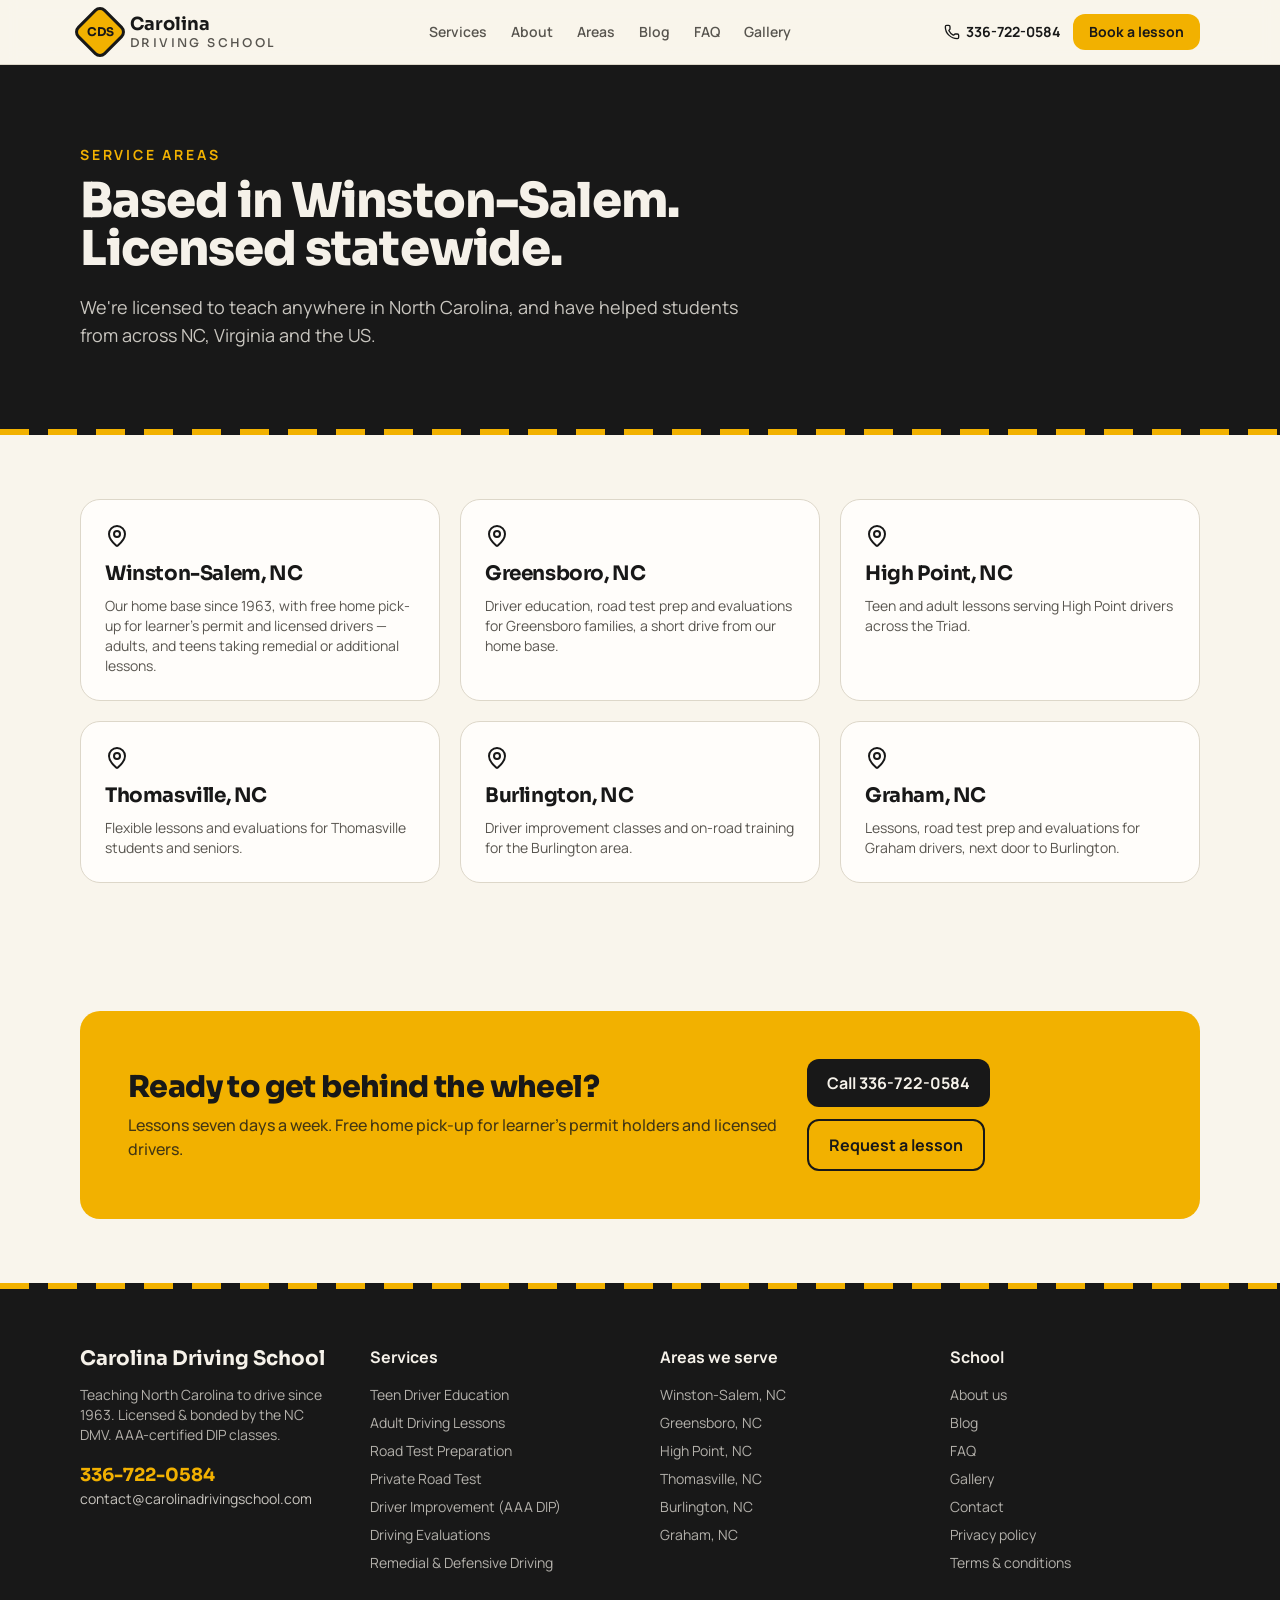
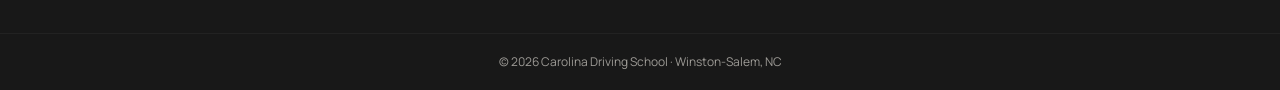
<file: areas/index.html>
<!DOCTYPE html>
<html lang="en"><head><meta charset="utf-8"><meta name="viewport" content="width=device-width, initial-scale=1"><link rel="preconnect" href="https://fonts.googleapis.com"><link rel="preconnect" href="https://fonts.gstatic.com" crossorigin="anonymous"><link rel="stylesheet" href="https://fonts.googleapis.com/css2?family=Manrope:wght@400;500;600;700&amp;family=Sora:wght@600;700;800&amp;display=swap" data-precedence="default"><title>Areas We Serve | Driving Lessons Across the NC Triad</title><meta property="og:site_name" content="Carolina Driving School"><meta name="description" content="Carolina Driving School serves Winston-Salem, Greensboro, High Point, Thomasville, Burlington, Graham and all of North Carolina."><meta property="og:title" content="Areas We Serve | Driving Lessons Across the NC Triad"><meta property="og:description" content="Carolina Driving School serves Winston-Salem, Greensboro, High Point, Thomasville, Burlington, Graham and all of North Carolina."><meta property="og:type" content="website"><meta name="twitter:card" content="summary_large_image"><link rel="icon" type="image/png" href="/assets/favicon.png"><link rel="apple-touch-icon" type="image/png" href="/assets/apple-touch-icon.png"><link rel="stylesheet" href="/assets/styles.css"></head><body><header class="sticky top-0 z-40 border-b bg-background/90 backdrop-blur"><div class="mx-auto flex max-w-6xl items-center justify-between px-4 py-3"><a class="flex items-center gap-2.5" href="/"><span class="sign-badge flex h-10 w-10 rotate-45 items-center justify-center text-xs"><span class="-rotate-45">CDS</span></span><span class="font-display text-lg font-bold leading-tight">Carolina<span class="block text-xs font-medium tracking-[0.2em] text-muted-foreground">DRIVING SCHOOL</span></span></a><nav class="hidden items-center gap-6 lg:flex"><a class="text-sm font-semibold text-muted-foreground hover:text-foreground" href="/services/">Services</a><a class="text-sm font-semibold text-muted-foreground hover:text-foreground" href="/about/">About</a><a class="text-sm font-semibold text-muted-foreground hover:text-foreground text-foreground" href="/areas/" data-status="active" aria-current="page">Areas</a><a class="text-sm font-semibold text-muted-foreground hover:text-foreground" href="/blog/">Blog</a><a class="text-sm font-semibold text-muted-foreground hover:text-foreground" href="/faq/">FAQ</a><a class="text-sm font-semibold text-muted-foreground hover:text-foreground" href="/gallery/">Gallery</a></nav><div class="hidden items-center gap-3 lg:flex"><a href="tel:+13367220584" class="flex items-center gap-1.5 text-sm font-bold"><svg xmlns="http://www.w3.org/2000/svg" width="24" height="24" viewBox="0 0 24 24" fill="none" stroke="currentColor" stroke-width="2" stroke-linecap="round" stroke-linejoin="round" class="lucide lucide-phone h-4 w-4" aria-hidden="true"><path d="M13.832 16.568a1 1 0 0 0 1.213-.303l.355-.465A2 2 0 0 1 17 15h3a2 2 0 0 1 2 2v3a2 2 0 0 1-2 2A18 18 0 0 1 2 4a2 2 0 0 1 2-2h3a2 2 0 0 1 2 2v3a2 2 0 0 1-.8 1.6l-.468.351a1 1 0 0 0-.292 1.233 14 14 0 0 0 6.392 6.384"></path></svg> 336-722-0584</a><a class="rounded-lg bg-sign px-4 py-2 text-sm font-bold text-sign-foreground hover:brightness-95" href="/contact/">Book a lesson</a></div><button type="button" class="lg:hidden" aria-label="Open menu" aria-expanded="false" aria-controls="mobile-navigation" data-menu-toggle><svg xmlns="http://www.w3.org/2000/svg" width="24" height="24" viewBox="0 0 24 24" fill="none" stroke="currentColor" stroke-width="2" stroke-linecap="round" stroke-linejoin="round" class="lucide lucide-menu" aria-hidden="true"><path d="M4 5h16"></path><path d="M4 12h16"></path><path d="M4 19h16"></path></svg></button></div></header><main class="pb-14 lg:pb-0"><section class="bg-asphalt text-asphalt-foreground"><div class="mx-auto max-w-6xl px-4 py-16 md:py-20"><p class="text-sm font-bold uppercase tracking-[0.2em] text-sign">Service areas</p><h1 class="mt-3 max-w-3xl text-4xl font-extrabold md:text-5xl">Based in Winston-Salem. Licensed statewide.</h1><p class="mt-5 max-w-2xl text-lg opacity-80">We're licensed to teach anywhere in North Carolina, and have helped students from across NC, Virginia and the US.</p></div><div class="road-line"></div></section><section class="mx-auto grid max-w-6xl gap-5 px-4 py-16 sm:grid-cols-2 lg:grid-cols-3"><a class="rounded-2xl border bg-card p-6 hover:border-asphalt" href="/areas/winston-salem/"><svg xmlns="http://www.w3.org/2000/svg" width="24" height="24" viewBox="0 0 24 24" fill="none" stroke="currentColor" stroke-width="2" stroke-linecap="round" stroke-linejoin="round" class="lucide lucide-map-pin h-6 w-6" aria-hidden="true"><path d="M20 10c0 4.993-5.539 10.193-7.399 11.799a1 1 0 0 1-1.202 0C9.539 20.193 4 14.993 4 10a8 8 0 0 1 16 0"></path><circle cx="12" cy="10" r="3"></circle></svg><h2 class="mt-3 text-xl font-bold">Winston-Salem, NC</h2><p class="mt-2 text-sm text-muted-foreground">Our home base since 1963, with free home pick-up for learner's permit and licensed drivers — adults, and teens taking remedial or additional lessons.</p></a><a class="rounded-2xl border bg-card p-6 hover:border-asphalt" href="/areas/greensboro/"><svg xmlns="http://www.w3.org/2000/svg" width="24" height="24" viewBox="0 0 24 24" fill="none" stroke="currentColor" stroke-width="2" stroke-linecap="round" stroke-linejoin="round" class="lucide lucide-map-pin h-6 w-6" aria-hidden="true"><path d="M20 10c0 4.993-5.539 10.193-7.399 11.799a1 1 0 0 1-1.202 0C9.539 20.193 4 14.993 4 10a8 8 0 0 1 16 0"></path><circle cx="12" cy="10" r="3"></circle></svg><h2 class="mt-3 text-xl font-bold">Greensboro, NC</h2><p class="mt-2 text-sm text-muted-foreground">Driver education, road test prep and evaluations for Greensboro families, a short drive from our home base.</p></a><a class="rounded-2xl border bg-card p-6 hover:border-asphalt" href="/areas/high-point/"><svg xmlns="http://www.w3.org/2000/svg" width="24" height="24" viewBox="0 0 24 24" fill="none" stroke="currentColor" stroke-width="2" stroke-linecap="round" stroke-linejoin="round" class="lucide lucide-map-pin h-6 w-6" aria-hidden="true"><path d="M20 10c0 4.993-5.539 10.193-7.399 11.799a1 1 0 0 1-1.202 0C9.539 20.193 4 14.993 4 10a8 8 0 0 1 16 0"></path><circle cx="12" cy="10" r="3"></circle></svg><h2 class="mt-3 text-xl font-bold">High Point, NC</h2><p class="mt-2 text-sm text-muted-foreground">Teen and adult lessons serving High Point drivers across the Triad.</p></a><a class="rounded-2xl border bg-card p-6 hover:border-asphalt" href="/areas/thomasville/"><svg xmlns="http://www.w3.org/2000/svg" width="24" height="24" viewBox="0 0 24 24" fill="none" stroke="currentColor" stroke-width="2" stroke-linecap="round" stroke-linejoin="round" class="lucide lucide-map-pin h-6 w-6" aria-hidden="true"><path d="M20 10c0 4.993-5.539 10.193-7.399 11.799a1 1 0 0 1-1.202 0C9.539 20.193 4 14.993 4 10a8 8 0 0 1 16 0"></path><circle cx="12" cy="10" r="3"></circle></svg><h2 class="mt-3 text-xl font-bold">Thomasville, NC</h2><p class="mt-2 text-sm text-muted-foreground">Flexible lessons and evaluations for Thomasville students and seniors.</p></a><a class="rounded-2xl border bg-card p-6 hover:border-asphalt" href="/areas/burlington/"><svg xmlns="http://www.w3.org/2000/svg" width="24" height="24" viewBox="0 0 24 24" fill="none" stroke="currentColor" stroke-width="2" stroke-linecap="round" stroke-linejoin="round" class="lucide lucide-map-pin h-6 w-6" aria-hidden="true"><path d="M20 10c0 4.993-5.539 10.193-7.399 11.799a1 1 0 0 1-1.202 0C9.539 20.193 4 14.993 4 10a8 8 0 0 1 16 0"></path><circle cx="12" cy="10" r="3"></circle></svg><h2 class="mt-3 text-xl font-bold">Burlington, NC</h2><p class="mt-2 text-sm text-muted-foreground">Driver improvement classes and on-road training for the Burlington area.</p></a><a class="rounded-2xl border bg-card p-6 hover:border-asphalt" href="/areas/graham/"><svg xmlns="http://www.w3.org/2000/svg" width="24" height="24" viewBox="0 0 24 24" fill="none" stroke="currentColor" stroke-width="2" stroke-linecap="round" stroke-linejoin="round" class="lucide lucide-map-pin h-6 w-6" aria-hidden="true"><path d="M20 10c0 4.993-5.539 10.193-7.399 11.799a1 1 0 0 1-1.202 0C9.539 20.193 4 14.993 4 10a8 8 0 0 1 16 0"></path><circle cx="12" cy="10" r="3"></circle></svg><h2 class="mt-3 text-xl font-bold">Graham, NC</h2><p class="mt-2 text-sm text-muted-foreground">Lessons, road test prep and evaluations for Graham drivers, next door to Burlington.</p></a></section><section class="mx-auto max-w-6xl px-4 py-16"><div class="flex flex-col items-start justify-between gap-6 rounded-2xl bg-sign p-8 text-sign-foreground md:flex-row md:items-center md:p-12"><div><h2 class="text-3xl font-extrabold">Ready to get behind the wheel?</h2><p class="mt-2 font-medium opacity-80">Lessons seven days a week. Free home pick-up for learner's permit holders and licensed drivers.</p></div><div class="flex flex-wrap gap-3"><a href="tel:+13367220584" class="rounded-lg bg-asphalt px-5 py-3 font-bold text-asphalt-foreground">Call 336-722-0584</a><a class="rounded-lg border-2 border-asphalt px-5 py-3 font-bold" href="/contact/">Request a lesson</a></div></div></section></main><footer class="bg-asphalt text-asphalt-foreground"><div class="road-line"></div><div class="mx-auto grid max-w-6xl gap-10 px-4 py-14 md:grid-cols-4"><div><p class="font-display text-xl font-bold">Carolina Driving School</p><p class="mt-3 text-sm opacity-70">Teaching North Carolina to drive since 1963. Licensed &amp; bonded by the NC DMV. AAA-certified DIP classes.</p><a href="tel:+13367220584" class="mt-4 inline-block font-display text-lg font-bold text-sign">336-722-0584</a><a href="mailto:contact@carolinadrivingschool.com" class="block text-sm opacity-80 hover:opacity-100">contact@carolinadrivingschool.com</a></div><div><p class="mb-3 font-bold">Services</p><a class="block py-1 text-sm opacity-70 hover:opacity-100" href="/services/teen-driver-education/">Teen Driver Education</a><a class="block py-1 text-sm opacity-70 hover:opacity-100" href="/services/adult-driving-lessons/">Adult Driving Lessons</a><a class="block py-1 text-sm opacity-70 hover:opacity-100" href="/services/road-test-preparation/">Road Test Preparation</a><a class="block py-1 text-sm opacity-70 hover:opacity-100" href="/services/private-road-test/">Private Road Test</a><a class="block py-1 text-sm opacity-70 hover:opacity-100" href="/services/driver-improvement-classes/">Driver Improvement (AAA DIP)</a><a class="block py-1 text-sm opacity-70 hover:opacity-100" href="/services/driving-evaluations/">Driving Evaluations</a><a class="block py-1 text-sm opacity-70 hover:opacity-100" href="/services/remedial-defensive-driving/">Remedial &amp; Defensive Driving</a></div><div><p class="mb-3 font-bold">Areas we serve</p><a class="block py-1 text-sm opacity-70 hover:opacity-100" href="/areas/winston-salem/">Winston-Salem, NC</a><a class="block py-1 text-sm opacity-70 hover:opacity-100" href="/areas/greensboro/">Greensboro, NC</a><a class="block py-1 text-sm opacity-70 hover:opacity-100" href="/areas/high-point/">High Point, NC</a><a class="block py-1 text-sm opacity-70 hover:opacity-100" href="/areas/thomasville/">Thomasville, NC</a><a class="block py-1 text-sm opacity-70 hover:opacity-100" href="/areas/burlington/">Burlington, NC</a><a class="block py-1 text-sm opacity-70 hover:opacity-100" href="/areas/graham/">Graham, NC</a></div><div><p class="mb-3 font-bold">School</p><a class="block py-1 text-sm opacity-70 hover:opacity-100" href="/about/">About us</a><a class="block py-1 text-sm opacity-70 hover:opacity-100" href="/blog/">Blog</a><a class="block py-1 text-sm opacity-70 hover:opacity-100" href="/faq/">FAQ</a><a class="block py-1 text-sm opacity-70 hover:opacity-100" href="/gallery/">Gallery</a><a class="block py-1 text-sm opacity-70 hover:opacity-100" href="/contact/">Contact</a><a class="block py-1 text-sm opacity-70 hover:opacity-100" href="/privacy/">Privacy policy</a><a class="block py-1 text-sm opacity-70 hover:opacity-100" href="/terms/">Terms &amp; conditions</a></div></div><p class="border-t border-asphalt-2 py-5 text-center text-xs opacity-60">© 2026 Carolina Driving School · Winston-Salem, NC</p></footer><div class="fixed inset-x-0 bottom-0 z-40 grid grid-cols-2 border-t bg-asphalt lg:hidden"><a href="tel:+13367220584" class="flex items-center justify-center gap-2 py-3.5 font-bold text-asphalt-foreground"><svg xmlns="http://www.w3.org/2000/svg" width="24" height="24" viewBox="0 0 24 24" fill="none" stroke="currentColor" stroke-width="2" stroke-linecap="round" stroke-linejoin="round" class="lucide lucide-phone h-4 w-4" aria-hidden="true"><path d="M13.832 16.568a1 1 0 0 0 1.213-.303l.355-.465A2 2 0 0 1 17 15h3a2 2 0 0 1 2 2v3a2 2 0 0 1-2 2A18 18 0 0 1 2 4a2 2 0 0 1 2-2h3a2 2 0 0 1 2 2v3a2 2 0 0 1-.8 1.6l-.468.351a1 1 0 0 0-.292 1.233 14 14 0 0 0 6.392 6.384"></path></svg> Call now</a><a class="bg-sign py-3.5 text-center font-bold text-sign-foreground" href="/contact/">Book a lesson</a></div><section aria-label="Notifications alt+T" tabindex="-1" aria-live="polite" aria-relevant="additions text" aria-atomic="false"></section><script src="/assets/site.js"></script></body></html>
</file>
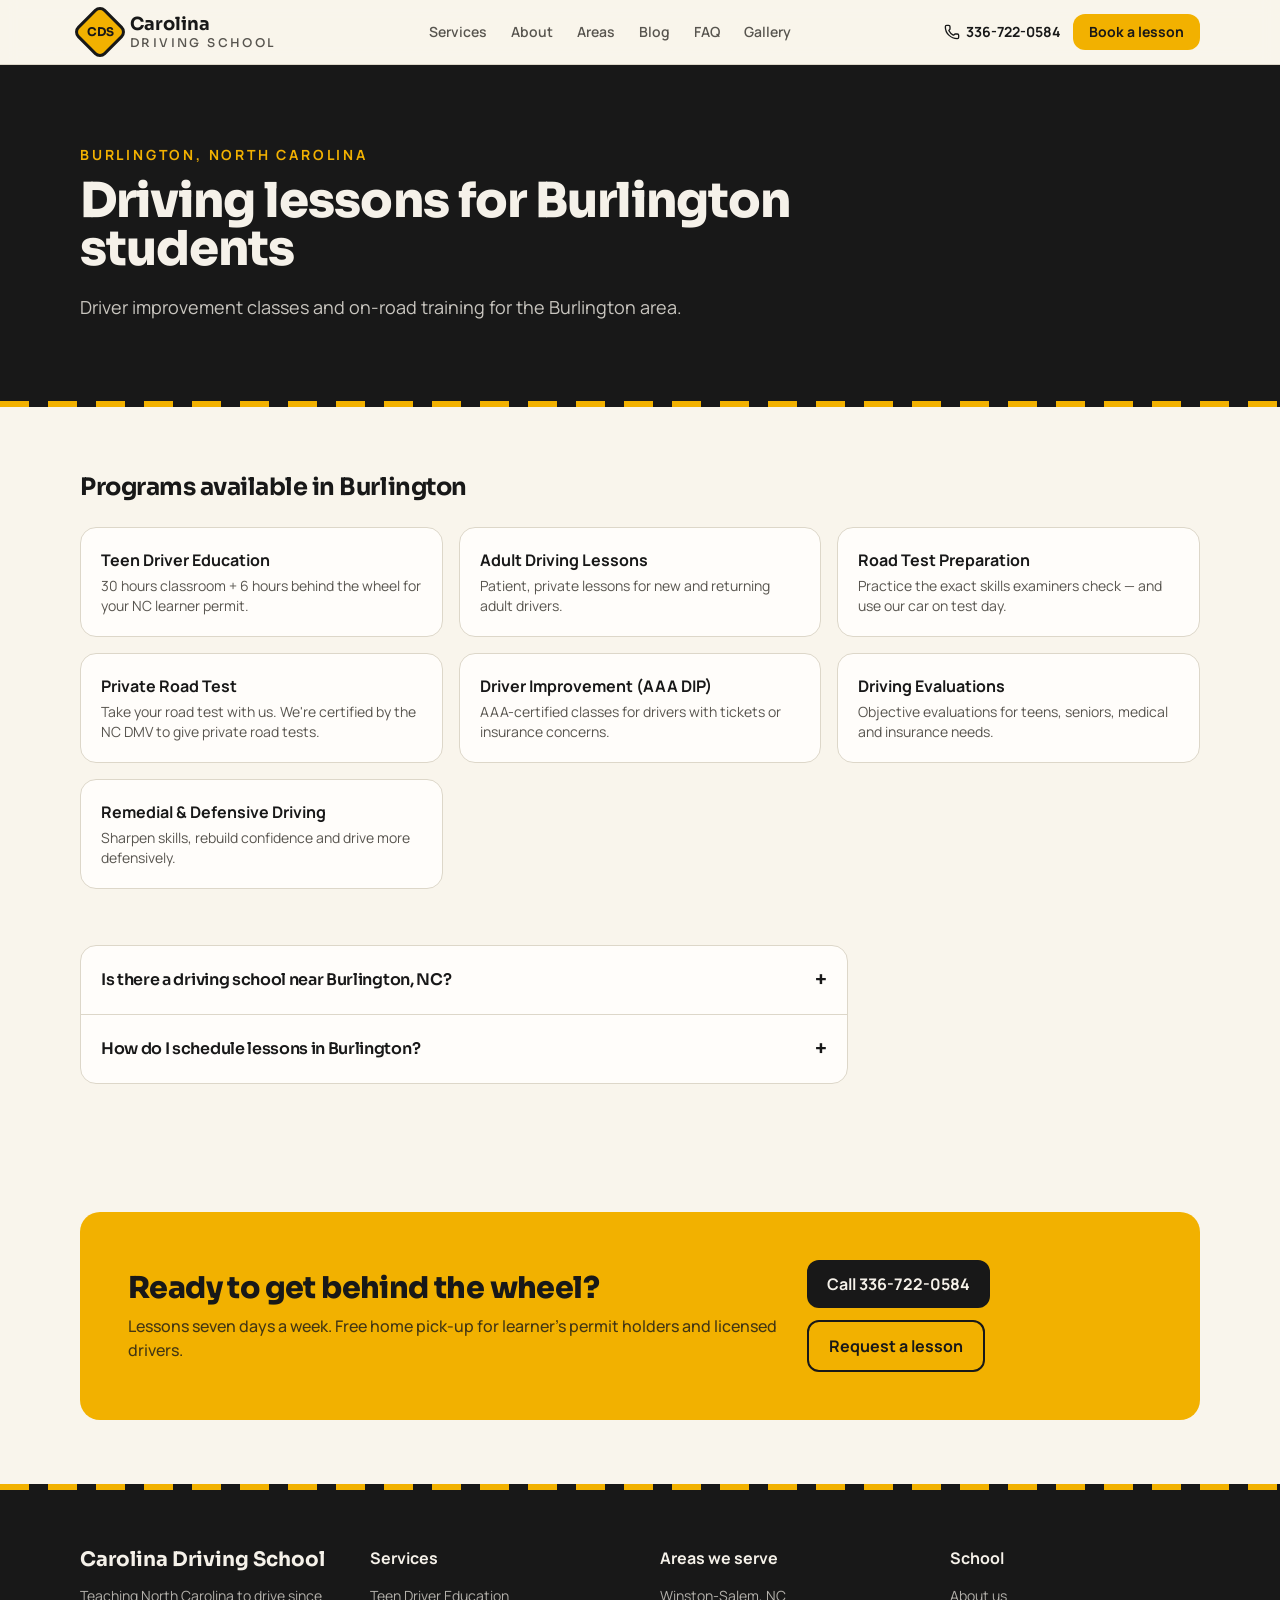
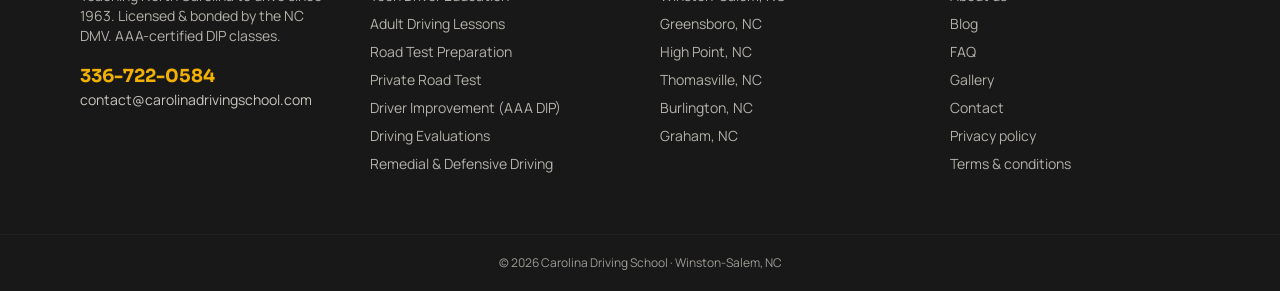
<file: areas/burlington/index.html>
<!DOCTYPE html>
<html lang="en"><head><meta charset="utf-8"><meta name="viewport" content="width=device-width, initial-scale=1"><link rel="preconnect" href="https://fonts.googleapis.com"><link rel="preconnect" href="https://fonts.gstatic.com" crossorigin="anonymous"><link rel="stylesheet" href="https://fonts.googleapis.com/css2?family=Manrope:wght@400;500;600;700&amp;family=Sora:wght@600;700;800&amp;display=swap" data-precedence="default"><title>Driving School in Burlington, NC | Carolina Driving School</title><meta property="og:site_name" content="Carolina Driving School"><meta name="description" content="Driver education, adult driving lessons and road test prep for Burlington, NC. Driver improvement classes and on-road training for the Burlington area."><meta property="og:title" content="Driving School in Burlington, NC | Carolina Driving School"><meta property="og:description" content="Driver education, adult driving lessons and road test prep for Burlington, NC. Driver improvement classes and on-road training for the Burlington area."><meta property="og:type" content="website"><meta name="twitter:card" content="summary_large_image"><link rel="icon" type="image/png" href="/assets/favicon.png"><link rel="apple-touch-icon" type="image/png" href="/assets/apple-touch-icon.png"><script type="application/ld+json">{"@context":"https://schema.org","@type":"FAQPage","mainEntity":[{"@type":"Question","name":"Is there a driving school near Burlington, NC?","acceptedAnswer":{"@type":"Answer","text":"Yes. Carolina Driving School, based in Winston-Salem since 1963, serves Burlington with teen driver education, adult lessons, road test preparation and driving evaluations."}},{"@type":"Question","name":"How do I schedule lessons in Burlington?","acceptedAnswer":{"@type":"Answer","text":"Call 336-722-0584 or request a lesson online. We schedule seven days a week."}}]}</script><script type="application/ld+json">{"@context":"https://schema.org","@type":"BreadcrumbList","itemListElement":[{"@type":"ListItem","position":1,"name":"Home","item":"https://www.carolinadrivingschool.com/"},{"@type":"ListItem","position":2,"name":"Areas","item":"https://www.carolinadrivingschool.com/areas"},{"@type":"ListItem","position":3,"name":"Burlington","item":"https://www.carolinadrivingschool.com/areas/burlington"}]}</script><link rel="stylesheet" href="/assets/styles.css"></head><body><header class="sticky top-0 z-40 border-b bg-background/90 backdrop-blur"><div class="mx-auto flex max-w-6xl items-center justify-between px-4 py-3"><a class="flex items-center gap-2.5" href="/"><span class="sign-badge flex h-10 w-10 rotate-45 items-center justify-center text-xs"><span class="-rotate-45">CDS</span></span><span class="font-display text-lg font-bold leading-tight">Carolina<span class="block text-xs font-medium tracking-[0.2em] text-muted-foreground">DRIVING SCHOOL</span></span></a><nav class="hidden items-center gap-6 lg:flex"><a class="text-sm font-semibold text-muted-foreground hover:text-foreground" href="/services/">Services</a><a class="text-sm font-semibold text-muted-foreground hover:text-foreground" href="/about/">About</a><a class="text-sm font-semibold text-muted-foreground hover:text-foreground text-foreground" href="/areas/" data-status="active" aria-current="page">Areas</a><a class="text-sm font-semibold text-muted-foreground hover:text-foreground" href="/blog/">Blog</a><a class="text-sm font-semibold text-muted-foreground hover:text-foreground" href="/faq/">FAQ</a><a class="text-sm font-semibold text-muted-foreground hover:text-foreground" href="/gallery/">Gallery</a></nav><div class="hidden items-center gap-3 lg:flex"><a href="tel:+13367220584" class="flex items-center gap-1.5 text-sm font-bold"><svg xmlns="http://www.w3.org/2000/svg" width="24" height="24" viewBox="0 0 24 24" fill="none" stroke="currentColor" stroke-width="2" stroke-linecap="round" stroke-linejoin="round" class="lucide lucide-phone h-4 w-4" aria-hidden="true"><path d="M13.832 16.568a1 1 0 0 0 1.213-.303l.355-.465A2 2 0 0 1 17 15h3a2 2 0 0 1 2 2v3a2 2 0 0 1-2 2A18 18 0 0 1 2 4a2 2 0 0 1 2-2h3a2 2 0 0 1 2 2v3a2 2 0 0 1-.8 1.6l-.468.351a1 1 0 0 0-.292 1.233 14 14 0 0 0 6.392 6.384"></path></svg> 336-722-0584</a><a class="rounded-lg bg-sign px-4 py-2 text-sm font-bold text-sign-foreground hover:brightness-95" href="/contact/">Book a lesson</a></div><button type="button" class="lg:hidden" aria-label="Open menu" aria-expanded="false" aria-controls="mobile-navigation" data-menu-toggle><svg xmlns="http://www.w3.org/2000/svg" width="24" height="24" viewBox="0 0 24 24" fill="none" stroke="currentColor" stroke-width="2" stroke-linecap="round" stroke-linejoin="round" class="lucide lucide-menu" aria-hidden="true"><path d="M4 5h16"></path><path d="M4 12h16"></path><path d="M4 19h16"></path></svg></button></div></header><main class="pb-14 lg:pb-0"><section class="bg-asphalt text-asphalt-foreground"><div class="mx-auto max-w-6xl px-4 py-16 md:py-20"><p class="text-sm font-bold uppercase tracking-[0.2em] text-sign">Burlington, North Carolina</p><h1 class="mt-3 max-w-3xl text-4xl font-extrabold md:text-5xl">Driving lessons for Burlington students</h1><p class="mt-5 max-w-2xl text-lg opacity-80">Driver improvement classes and on-road training for the Burlington area.</p></div><div class="road-line"></div></section><section class="mx-auto max-w-6xl px-4 py-16"><h2 class="text-2xl font-bold">Programs available in Burlington</h2><div class="mt-6 grid gap-4 sm:grid-cols-2 lg:grid-cols-3"><a class="rounded-xl border bg-card p-5 hover:border-asphalt" href="/services/teen-driver-education/"><p class="font-bold">Teen Driver Education</p><p class="mt-1 text-sm text-muted-foreground">30 hours classroom + 6 hours behind the wheel for your NC learner permit.</p></a><a class="rounded-xl border bg-card p-5 hover:border-asphalt" href="/services/adult-driving-lessons/"><p class="font-bold">Adult Driving Lessons</p><p class="mt-1 text-sm text-muted-foreground">Patient, private lessons for new and returning adult drivers.</p></a><a class="rounded-xl border bg-card p-5 hover:border-asphalt" href="/services/road-test-preparation/"><p class="font-bold">Road Test Preparation</p><p class="mt-1 text-sm text-muted-foreground">Practice the exact skills examiners check — and use our car on test day.</p></a><a class="rounded-xl border bg-card p-5 hover:border-asphalt" href="/services/private-road-test/"><p class="font-bold">Private Road Test</p><p class="mt-1 text-sm text-muted-foreground">Take your road test with us. We're certified by the NC DMV to give private road tests.</p></a><a class="rounded-xl border bg-card p-5 hover:border-asphalt" href="/services/driver-improvement-classes/"><p class="font-bold">Driver Improvement (AAA DIP)</p><p class="mt-1 text-sm text-muted-foreground">AAA-certified classes for drivers with tickets or insurance concerns.</p></a><a class="rounded-xl border bg-card p-5 hover:border-asphalt" href="/services/driving-evaluations/"><p class="font-bold">Driving Evaluations</p><p class="mt-1 text-sm text-muted-foreground">Objective evaluations for teens, seniors, medical and insurance needs.</p></a><a class="rounded-xl border bg-card p-5 hover:border-asphalt" href="/services/remedial-defensive-driving/"><p class="font-bold">Remedial &amp; Defensive Driving</p><p class="mt-1 text-sm text-muted-foreground">Sharpen skills, rebuild confidence and drive more defensively.</p></a></div><div class="mt-14 max-w-3xl"><div class="divide-y rounded-xl border bg-card"><details class="group p-5"><summary class="flex cursor-pointer list-none items-center justify-between gap-4 font-display font-semibold"><h3 class="text-base">Is there a driving school near Burlington, NC?</h3><span class="text-xl transition group-open:rotate-45">+</span></summary><p class="mt-3 text-muted-foreground">Yes. Carolina Driving School, based in Winston-Salem since 1963, serves Burlington with teen driver education, adult lessons, road test preparation and driving evaluations.</p></details><details class="group p-5"><summary class="flex cursor-pointer list-none items-center justify-between gap-4 font-display font-semibold"><h3 class="text-base">How do I schedule lessons in Burlington?</h3><span class="text-xl transition group-open:rotate-45">+</span></summary><p class="mt-3 text-muted-foreground">Call 336-722-0584 or request a lesson online. We schedule seven days a week.</p></details></div></div></section><section class="mx-auto max-w-6xl px-4 py-16"><div class="flex flex-col items-start justify-between gap-6 rounded-2xl bg-sign p-8 text-sign-foreground md:flex-row md:items-center md:p-12"><div><h2 class="text-3xl font-extrabold">Ready to get behind the wheel?</h2><p class="mt-2 font-medium opacity-80">Lessons seven days a week. Free home pick-up for learner's permit holders and licensed drivers.</p></div><div class="flex flex-wrap gap-3"><a href="tel:+13367220584" class="rounded-lg bg-asphalt px-5 py-3 font-bold text-asphalt-foreground">Call 336-722-0584</a><a class="rounded-lg border-2 border-asphalt px-5 py-3 font-bold" href="/contact/">Request a lesson</a></div></div></section></main><footer class="bg-asphalt text-asphalt-foreground"><div class="road-line"></div><div class="mx-auto grid max-w-6xl gap-10 px-4 py-14 md:grid-cols-4"><div><p class="font-display text-xl font-bold">Carolina Driving School</p><p class="mt-3 text-sm opacity-70">Teaching North Carolina to drive since 1963. Licensed &amp; bonded by the NC DMV. AAA-certified DIP classes.</p><a href="tel:+13367220584" class="mt-4 inline-block font-display text-lg font-bold text-sign">336-722-0584</a><a href="mailto:contact@carolinadrivingschool.com" class="block text-sm opacity-80 hover:opacity-100">contact@carolinadrivingschool.com</a></div><div><p class="mb-3 font-bold">Services</p><a class="block py-1 text-sm opacity-70 hover:opacity-100" href="/services/teen-driver-education/">Teen Driver Education</a><a class="block py-1 text-sm opacity-70 hover:opacity-100" href="/services/adult-driving-lessons/">Adult Driving Lessons</a><a class="block py-1 text-sm opacity-70 hover:opacity-100" href="/services/road-test-preparation/">Road Test Preparation</a><a class="block py-1 text-sm opacity-70 hover:opacity-100" href="/services/private-road-test/">Private Road Test</a><a class="block py-1 text-sm opacity-70 hover:opacity-100" href="/services/driver-improvement-classes/">Driver Improvement (AAA DIP)</a><a class="block py-1 text-sm opacity-70 hover:opacity-100" href="/services/driving-evaluations/">Driving Evaluations</a><a class="block py-1 text-sm opacity-70 hover:opacity-100" href="/services/remedial-defensive-driving/">Remedial &amp; Defensive Driving</a></div><div><p class="mb-3 font-bold">Areas we serve</p><a class="block py-1 text-sm opacity-70 hover:opacity-100" href="/areas/winston-salem/">Winston-Salem, NC</a><a class="block py-1 text-sm opacity-70 hover:opacity-100" href="/areas/greensboro/">Greensboro, NC</a><a class="block py-1 text-sm opacity-70 hover:opacity-100" href="/areas/high-point/">High Point, NC</a><a class="block py-1 text-sm opacity-70 hover:opacity-100" href="/areas/thomasville/">Thomasville, NC</a><a class="block py-1 text-sm opacity-70 hover:opacity-100 active" href="/areas/burlington/" data-status="active" aria-current="page">Burlington, NC</a><a class="block py-1 text-sm opacity-70 hover:opacity-100" href="/areas/graham/">Graham, NC</a></div><div><p class="mb-3 font-bold">School</p><a class="block py-1 text-sm opacity-70 hover:opacity-100" href="/about/">About us</a><a class="block py-1 text-sm opacity-70 hover:opacity-100" href="/blog/">Blog</a><a class="block py-1 text-sm opacity-70 hover:opacity-100" href="/faq/">FAQ</a><a class="block py-1 text-sm opacity-70 hover:opacity-100" href="/gallery/">Gallery</a><a class="block py-1 text-sm opacity-70 hover:opacity-100" href="/contact/">Contact</a><a class="block py-1 text-sm opacity-70 hover:opacity-100" href="/privacy/">Privacy policy</a><a class="block py-1 text-sm opacity-70 hover:opacity-100" href="/terms/">Terms &amp; conditions</a></div></div><p class="border-t border-asphalt-2 py-5 text-center text-xs opacity-60">© 2026 Carolina Driving School · Winston-Salem, NC</p></footer><div class="fixed inset-x-0 bottom-0 z-40 grid grid-cols-2 border-t bg-asphalt lg:hidden"><a href="tel:+13367220584" class="flex items-center justify-center gap-2 py-3.5 font-bold text-asphalt-foreground"><svg xmlns="http://www.w3.org/2000/svg" width="24" height="24" viewBox="0 0 24 24" fill="none" stroke="currentColor" stroke-width="2" stroke-linecap="round" stroke-linejoin="round" class="lucide lucide-phone h-4 w-4" aria-hidden="true"><path d="M13.832 16.568a1 1 0 0 0 1.213-.303l.355-.465A2 2 0 0 1 17 15h3a2 2 0 0 1 2 2v3a2 2 0 0 1-2 2A18 18 0 0 1 2 4a2 2 0 0 1 2-2h3a2 2 0 0 1 2 2v3a2 2 0 0 1-.8 1.6l-.468.351a1 1 0 0 0-.292 1.233 14 14 0 0 0 6.392 6.384"></path></svg> Call now</a><a class="bg-sign py-3.5 text-center font-bold text-sign-foreground" href="/contact/">Book a lesson</a></div><section aria-label="Notifications alt+T" tabindex="-1" aria-live="polite" aria-relevant="additions text" aria-atomic="false"></section><script src="/assets/site.js"></script></body></html>
</file>
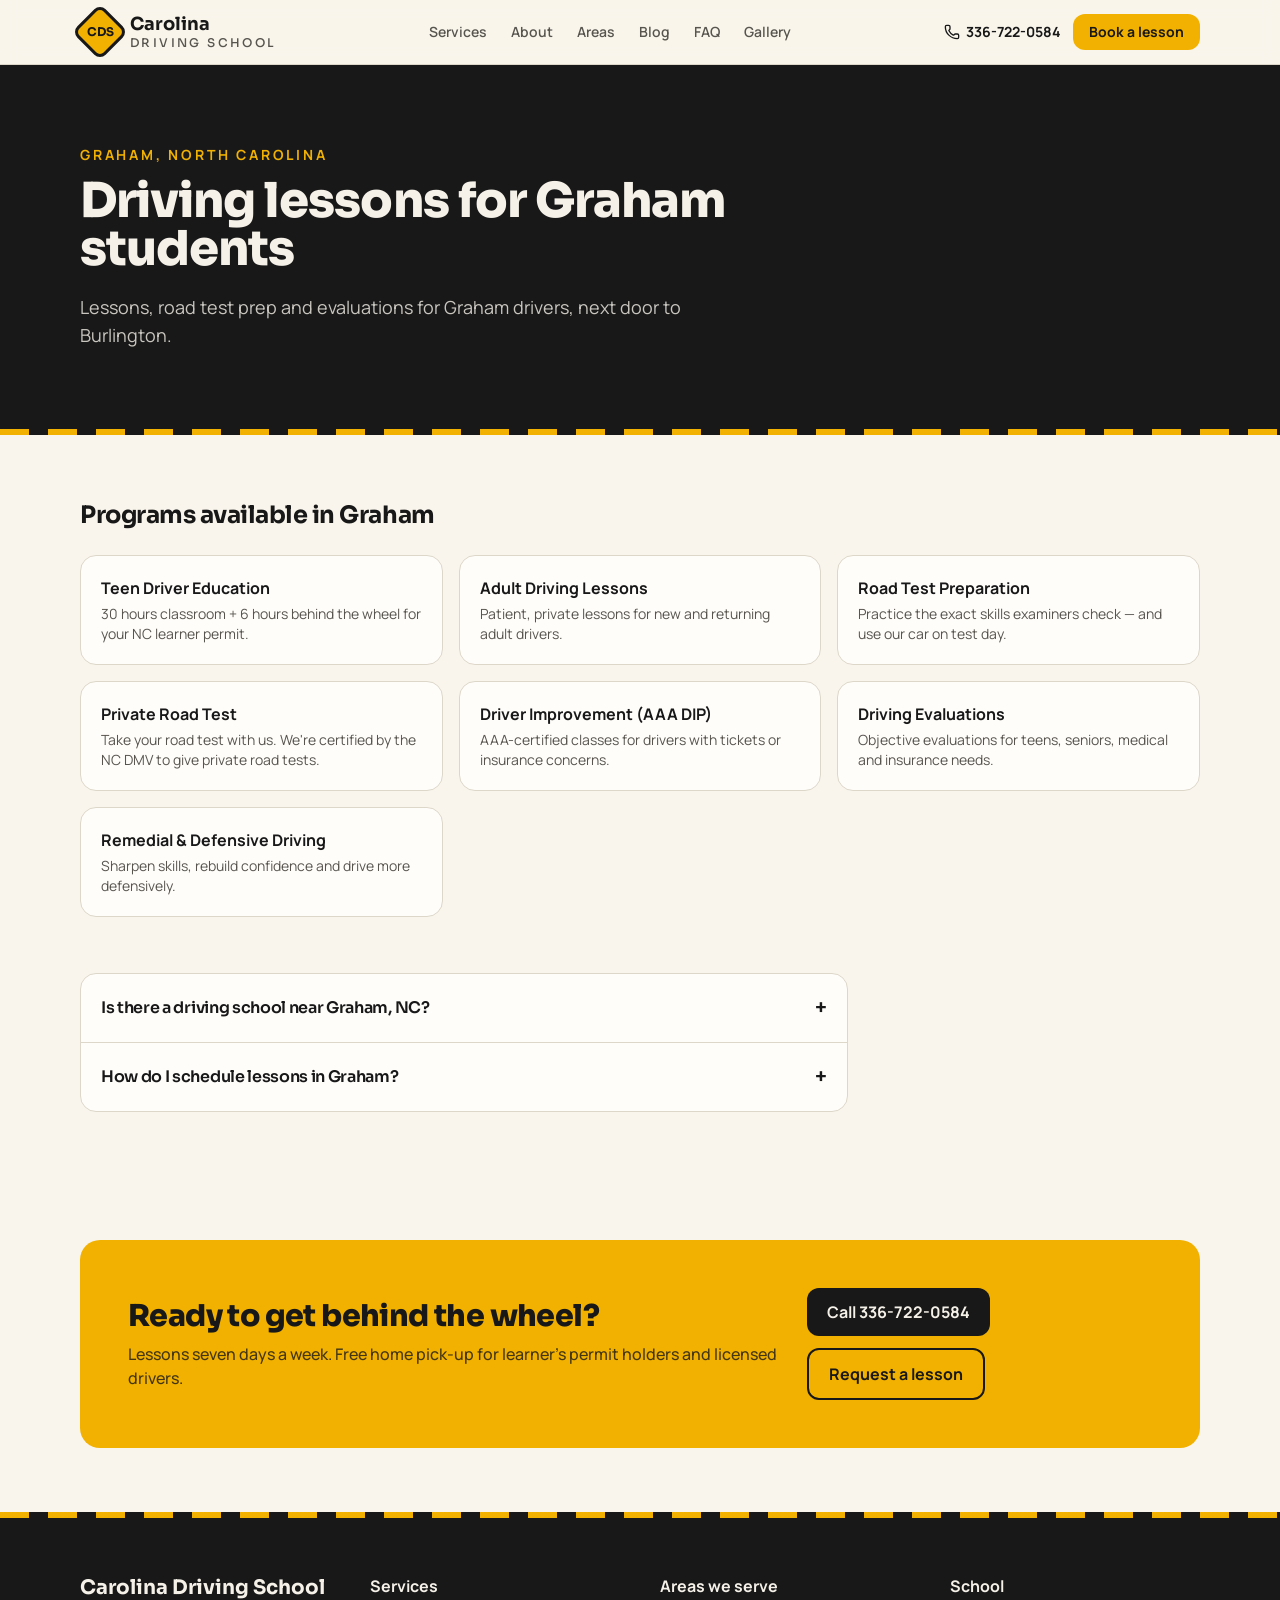
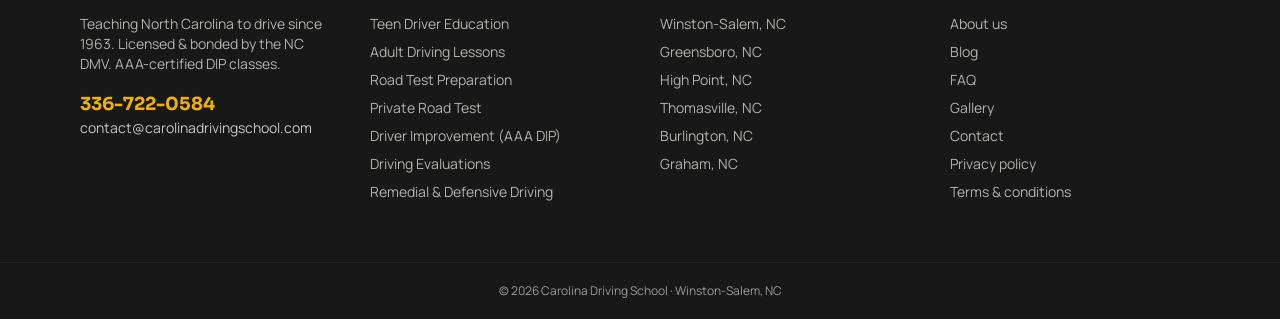
<file: areas/graham/index.html>
<!DOCTYPE html>
<html lang="en"><head><meta charset="utf-8"><meta name="viewport" content="width=device-width, initial-scale=1"><link rel="preconnect" href="https://fonts.googleapis.com"><link rel="preconnect" href="https://fonts.gstatic.com" crossorigin="anonymous"><link rel="stylesheet" href="https://fonts.googleapis.com/css2?family=Manrope:wght@400;500;600;700&amp;family=Sora:wght@600;700;800&amp;display=swap" data-precedence="default"><title>Driving School in Graham, NC | Carolina Driving School</title><meta property="og:site_name" content="Carolina Driving School"><meta name="description" content="Driver education, adult driving lessons and road test prep for Graham, NC. Lessons, road test prep and evaluations for Graham drivers, next door to Burlington."><meta property="og:title" content="Driving School in Graham, NC | Carolina Driving School"><meta property="og:description" content="Driver education, adult driving lessons and road test prep for Graham, NC. Lessons, road test prep and evaluations for Graham drivers, next door to Burlington."><meta property="og:type" content="website"><meta name="twitter:card" content="summary_large_image"><link rel="icon" type="image/png" href="/assets/favicon.png"><link rel="apple-touch-icon" type="image/png" href="/assets/apple-touch-icon.png"><script type="application/ld+json">{"@context":"https://schema.org","@type":"FAQPage","mainEntity":[{"@type":"Question","name":"Is there a driving school near Graham, NC?","acceptedAnswer":{"@type":"Answer","text":"Yes. Carolina Driving School, based in Winston-Salem since 1963, serves Graham with teen driver education, adult lessons, road test preparation and driving evaluations."}},{"@type":"Question","name":"How do I schedule lessons in Graham?","acceptedAnswer":{"@type":"Answer","text":"Call 336-722-0584 or request a lesson online. We schedule seven days a week."}}]}</script><script type="application/ld+json">{"@context":"https://schema.org","@type":"BreadcrumbList","itemListElement":[{"@type":"ListItem","position":1,"name":"Home","item":"https://www.carolinadrivingschool.com/"},{"@type":"ListItem","position":2,"name":"Areas","item":"https://www.carolinadrivingschool.com/areas"},{"@type":"ListItem","position":3,"name":"Graham","item":"https://www.carolinadrivingschool.com/areas/graham"}]}</script><link rel="stylesheet" href="/assets/styles.css"></head><body><header class="sticky top-0 z-40 border-b bg-background/90 backdrop-blur"><div class="mx-auto flex max-w-6xl items-center justify-between px-4 py-3"><a class="flex items-center gap-2.5" href="/"><span class="sign-badge flex h-10 w-10 rotate-45 items-center justify-center text-xs"><span class="-rotate-45">CDS</span></span><span class="font-display text-lg font-bold leading-tight">Carolina<span class="block text-xs font-medium tracking-[0.2em] text-muted-foreground">DRIVING SCHOOL</span></span></a><nav class="hidden items-center gap-6 lg:flex"><a class="text-sm font-semibold text-muted-foreground hover:text-foreground" href="/services/">Services</a><a class="text-sm font-semibold text-muted-foreground hover:text-foreground" href="/about/">About</a><a class="text-sm font-semibold text-muted-foreground hover:text-foreground text-foreground" href="/areas/" data-status="active" aria-current="page">Areas</a><a class="text-sm font-semibold text-muted-foreground hover:text-foreground" href="/blog/">Blog</a><a class="text-sm font-semibold text-muted-foreground hover:text-foreground" href="/faq/">FAQ</a><a class="text-sm font-semibold text-muted-foreground hover:text-foreground" href="/gallery/">Gallery</a></nav><div class="hidden items-center gap-3 lg:flex"><a href="tel:+13367220584" class="flex items-center gap-1.5 text-sm font-bold"><svg xmlns="http://www.w3.org/2000/svg" width="24" height="24" viewBox="0 0 24 24" fill="none" stroke="currentColor" stroke-width="2" stroke-linecap="round" stroke-linejoin="round" class="lucide lucide-phone h-4 w-4" aria-hidden="true"><path d="M13.832 16.568a1 1 0 0 0 1.213-.303l.355-.465A2 2 0 0 1 17 15h3a2 2 0 0 1 2 2v3a2 2 0 0 1-2 2A18 18 0 0 1 2 4a2 2 0 0 1 2-2h3a2 2 0 0 1 2 2v3a2 2 0 0 1-.8 1.6l-.468.351a1 1 0 0 0-.292 1.233 14 14 0 0 0 6.392 6.384"></path></svg> 336-722-0584</a><a class="rounded-lg bg-sign px-4 py-2 text-sm font-bold text-sign-foreground hover:brightness-95" href="/contact/">Book a lesson</a></div><button type="button" class="lg:hidden" aria-label="Open menu" aria-expanded="false" aria-controls="mobile-navigation" data-menu-toggle><svg xmlns="http://www.w3.org/2000/svg" width="24" height="24" viewBox="0 0 24 24" fill="none" stroke="currentColor" stroke-width="2" stroke-linecap="round" stroke-linejoin="round" class="lucide lucide-menu" aria-hidden="true"><path d="M4 5h16"></path><path d="M4 12h16"></path><path d="M4 19h16"></path></svg></button></div></header><main class="pb-14 lg:pb-0"><section class="bg-asphalt text-asphalt-foreground"><div class="mx-auto max-w-6xl px-4 py-16 md:py-20"><p class="text-sm font-bold uppercase tracking-[0.2em] text-sign">Graham, North Carolina</p><h1 class="mt-3 max-w-3xl text-4xl font-extrabold md:text-5xl">Driving lessons for Graham students</h1><p class="mt-5 max-w-2xl text-lg opacity-80">Lessons, road test prep and evaluations for Graham drivers, next door to Burlington.</p></div><div class="road-line"></div></section><section class="mx-auto max-w-6xl px-4 py-16"><h2 class="text-2xl font-bold">Programs available in Graham</h2><div class="mt-6 grid gap-4 sm:grid-cols-2 lg:grid-cols-3"><a class="rounded-xl border bg-card p-5 hover:border-asphalt" href="/services/teen-driver-education/"><p class="font-bold">Teen Driver Education</p><p class="mt-1 text-sm text-muted-foreground">30 hours classroom + 6 hours behind the wheel for your NC learner permit.</p></a><a class="rounded-xl border bg-card p-5 hover:border-asphalt" href="/services/adult-driving-lessons/"><p class="font-bold">Adult Driving Lessons</p><p class="mt-1 text-sm text-muted-foreground">Patient, private lessons for new and returning adult drivers.</p></a><a class="rounded-xl border bg-card p-5 hover:border-asphalt" href="/services/road-test-preparation/"><p class="font-bold">Road Test Preparation</p><p class="mt-1 text-sm text-muted-foreground">Practice the exact skills examiners check — and use our car on test day.</p></a><a class="rounded-xl border bg-card p-5 hover:border-asphalt" href="/services/private-road-test/"><p class="font-bold">Private Road Test</p><p class="mt-1 text-sm text-muted-foreground">Take your road test with us. We're certified by the NC DMV to give private road tests.</p></a><a class="rounded-xl border bg-card p-5 hover:border-asphalt" href="/services/driver-improvement-classes/"><p class="font-bold">Driver Improvement (AAA DIP)</p><p class="mt-1 text-sm text-muted-foreground">AAA-certified classes for drivers with tickets or insurance concerns.</p></a><a class="rounded-xl border bg-card p-5 hover:border-asphalt" href="/services/driving-evaluations/"><p class="font-bold">Driving Evaluations</p><p class="mt-1 text-sm text-muted-foreground">Objective evaluations for teens, seniors, medical and insurance needs.</p></a><a class="rounded-xl border bg-card p-5 hover:border-asphalt" href="/services/remedial-defensive-driving/"><p class="font-bold">Remedial &amp; Defensive Driving</p><p class="mt-1 text-sm text-muted-foreground">Sharpen skills, rebuild confidence and drive more defensively.</p></a></div><div class="mt-14 max-w-3xl"><div class="divide-y rounded-xl border bg-card"><details class="group p-5"><summary class="flex cursor-pointer list-none items-center justify-between gap-4 font-display font-semibold"><h3 class="text-base">Is there a driving school near Graham, NC?</h3><span class="text-xl transition group-open:rotate-45">+</span></summary><p class="mt-3 text-muted-foreground">Yes. Carolina Driving School, based in Winston-Salem since 1963, serves Graham with teen driver education, adult lessons, road test preparation and driving evaluations.</p></details><details class="group p-5"><summary class="flex cursor-pointer list-none items-center justify-between gap-4 font-display font-semibold"><h3 class="text-base">How do I schedule lessons in Graham?</h3><span class="text-xl transition group-open:rotate-45">+</span></summary><p class="mt-3 text-muted-foreground">Call 336-722-0584 or request a lesson online. We schedule seven days a week.</p></details></div></div></section><section class="mx-auto max-w-6xl px-4 py-16"><div class="flex flex-col items-start justify-between gap-6 rounded-2xl bg-sign p-8 text-sign-foreground md:flex-row md:items-center md:p-12"><div><h2 class="text-3xl font-extrabold">Ready to get behind the wheel?</h2><p class="mt-2 font-medium opacity-80">Lessons seven days a week. Free home pick-up for learner's permit holders and licensed drivers.</p></div><div class="flex flex-wrap gap-3"><a href="tel:+13367220584" class="rounded-lg bg-asphalt px-5 py-3 font-bold text-asphalt-foreground">Call 336-722-0584</a><a class="rounded-lg border-2 border-asphalt px-5 py-3 font-bold" href="/contact/">Request a lesson</a></div></div></section></main><footer class="bg-asphalt text-asphalt-foreground"><div class="road-line"></div><div class="mx-auto grid max-w-6xl gap-10 px-4 py-14 md:grid-cols-4"><div><p class="font-display text-xl font-bold">Carolina Driving School</p><p class="mt-3 text-sm opacity-70">Teaching North Carolina to drive since 1963. Licensed &amp; bonded by the NC DMV. AAA-certified DIP classes.</p><a href="tel:+13367220584" class="mt-4 inline-block font-display text-lg font-bold text-sign">336-722-0584</a><a href="mailto:contact@carolinadrivingschool.com" class="block text-sm opacity-80 hover:opacity-100">contact@carolinadrivingschool.com</a></div><div><p class="mb-3 font-bold">Services</p><a class="block py-1 text-sm opacity-70 hover:opacity-100" href="/services/teen-driver-education/">Teen Driver Education</a><a class="block py-1 text-sm opacity-70 hover:opacity-100" href="/services/adult-driving-lessons/">Adult Driving Lessons</a><a class="block py-1 text-sm opacity-70 hover:opacity-100" href="/services/road-test-preparation/">Road Test Preparation</a><a class="block py-1 text-sm opacity-70 hover:opacity-100" href="/services/private-road-test/">Private Road Test</a><a class="block py-1 text-sm opacity-70 hover:opacity-100" href="/services/driver-improvement-classes/">Driver Improvement (AAA DIP)</a><a class="block py-1 text-sm opacity-70 hover:opacity-100" href="/services/driving-evaluations/">Driving Evaluations</a><a class="block py-1 text-sm opacity-70 hover:opacity-100" href="/services/remedial-defensive-driving/">Remedial &amp; Defensive Driving</a></div><div><p class="mb-3 font-bold">Areas we serve</p><a class="block py-1 text-sm opacity-70 hover:opacity-100" href="/areas/winston-salem/">Winston-Salem, NC</a><a class="block py-1 text-sm opacity-70 hover:opacity-100" href="/areas/greensboro/">Greensboro, NC</a><a class="block py-1 text-sm opacity-70 hover:opacity-100" href="/areas/high-point/">High Point, NC</a><a class="block py-1 text-sm opacity-70 hover:opacity-100" href="/areas/thomasville/">Thomasville, NC</a><a class="block py-1 text-sm opacity-70 hover:opacity-100" href="/areas/burlington/">Burlington, NC</a><a class="block py-1 text-sm opacity-70 hover:opacity-100 active" href="/areas/graham/" data-status="active" aria-current="page">Graham, NC</a></div><div><p class="mb-3 font-bold">School</p><a class="block py-1 text-sm opacity-70 hover:opacity-100" href="/about/">About us</a><a class="block py-1 text-sm opacity-70 hover:opacity-100" href="/blog/">Blog</a><a class="block py-1 text-sm opacity-70 hover:opacity-100" href="/faq/">FAQ</a><a class="block py-1 text-sm opacity-70 hover:opacity-100" href="/gallery/">Gallery</a><a class="block py-1 text-sm opacity-70 hover:opacity-100" href="/contact/">Contact</a><a class="block py-1 text-sm opacity-70 hover:opacity-100" href="/privacy/">Privacy policy</a><a class="block py-1 text-sm opacity-70 hover:opacity-100" href="/terms/">Terms &amp; conditions</a></div></div><p class="border-t border-asphalt-2 py-5 text-center text-xs opacity-60">© 2026 Carolina Driving School · Winston-Salem, NC</p></footer><div class="fixed inset-x-0 bottom-0 z-40 grid grid-cols-2 border-t bg-asphalt lg:hidden"><a href="tel:+13367220584" class="flex items-center justify-center gap-2 py-3.5 font-bold text-asphalt-foreground"><svg xmlns="http://www.w3.org/2000/svg" width="24" height="24" viewBox="0 0 24 24" fill="none" stroke="currentColor" stroke-width="2" stroke-linecap="round" stroke-linejoin="round" class="lucide lucide-phone h-4 w-4" aria-hidden="true"><path d="M13.832 16.568a1 1 0 0 0 1.213-.303l.355-.465A2 2 0 0 1 17 15h3a2 2 0 0 1 2 2v3a2 2 0 0 1-2 2A18 18 0 0 1 2 4a2 2 0 0 1 2-2h3a2 2 0 0 1 2 2v3a2 2 0 0 1-.8 1.6l-.468.351a1 1 0 0 0-.292 1.233 14 14 0 0 0 6.392 6.384"></path></svg> Call now</a><a class="bg-sign py-3.5 text-center font-bold text-sign-foreground" href="/contact/">Book a lesson</a></div><section aria-label="Notifications alt+T" tabindex="-1" aria-live="polite" aria-relevant="additions text" aria-atomic="false"></section><script src="/assets/site.js"></script></body></html>
</file>
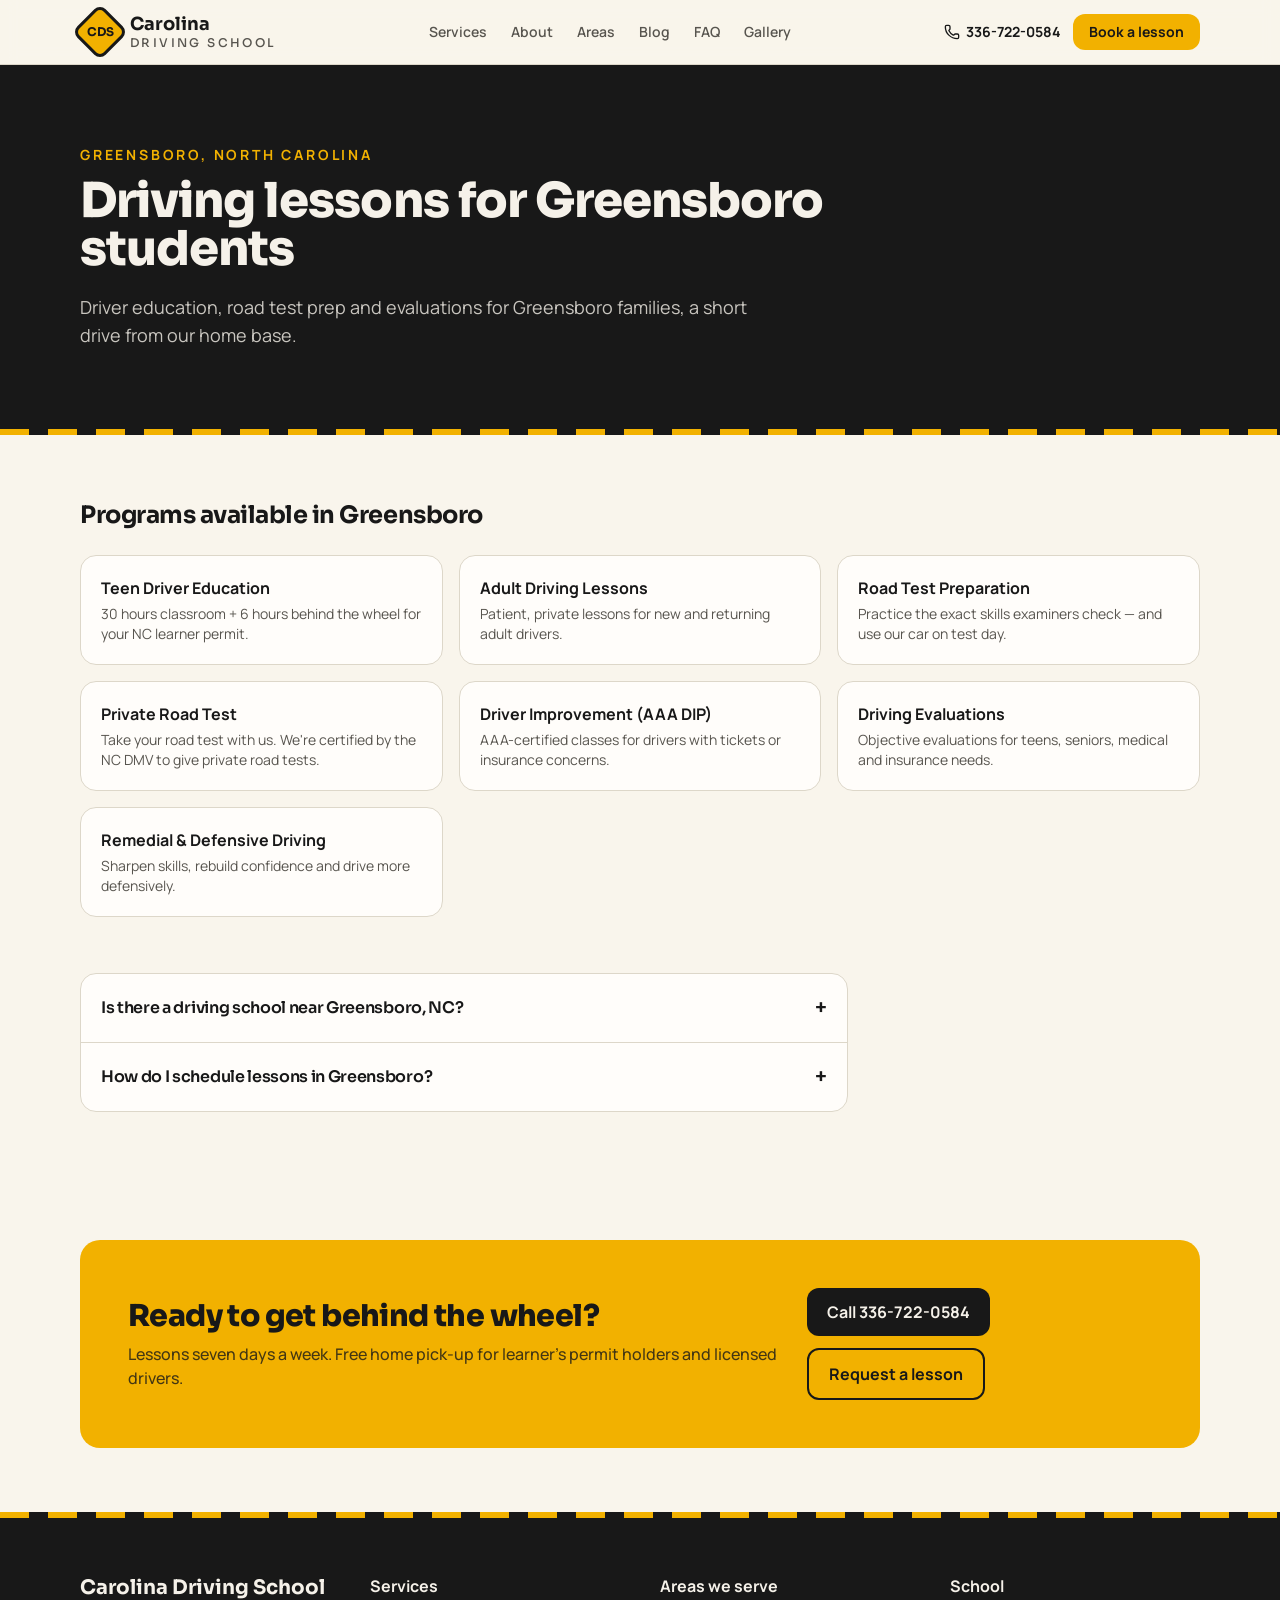
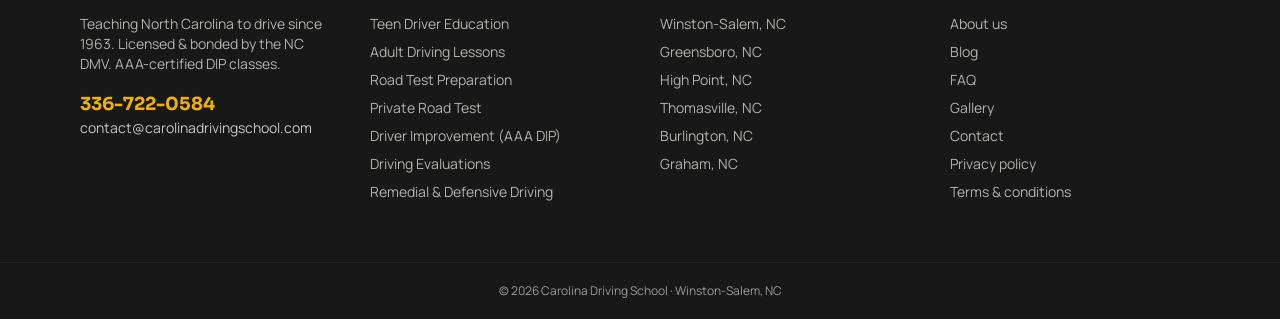
<file: areas/greensboro/index.html>
<!DOCTYPE html>
<html lang="en"><head><meta charset="utf-8"><meta name="viewport" content="width=device-width, initial-scale=1"><link rel="preconnect" href="https://fonts.googleapis.com"><link rel="preconnect" href="https://fonts.gstatic.com" crossorigin="anonymous"><link rel="stylesheet" href="https://fonts.googleapis.com/css2?family=Manrope:wght@400;500;600;700&amp;family=Sora:wght@600;700;800&amp;display=swap" data-precedence="default"><title>Driving School in Greensboro, NC | Carolina Driving School</title><meta property="og:site_name" content="Carolina Driving School"><meta name="description" content="Driver education, adult driving lessons and road test prep for Greensboro, NC. Driver education, road test prep and evaluations for Greensboro families, a short"><meta property="og:title" content="Driving School in Greensboro, NC | Carolina Driving School"><meta property="og:description" content="Driver education, adult driving lessons and road test prep for Greensboro, NC. Driver education, road test prep and evaluations for Greensboro families, a short"><meta property="og:type" content="website"><meta name="twitter:card" content="summary_large_image"><link rel="icon" type="image/png" href="/assets/favicon.png"><link rel="apple-touch-icon" type="image/png" href="/assets/apple-touch-icon.png"><script type="application/ld+json">{"@context":"https://schema.org","@type":"FAQPage","mainEntity":[{"@type":"Question","name":"Is there a driving school near Greensboro, NC?","acceptedAnswer":{"@type":"Answer","text":"Yes. Carolina Driving School, based in Winston-Salem since 1963, serves Greensboro with teen driver education, adult lessons, road test preparation and driving evaluations."}},{"@type":"Question","name":"How do I schedule lessons in Greensboro?","acceptedAnswer":{"@type":"Answer","text":"Call 336-722-0584 or request a lesson online. We schedule seven days a week."}}]}</script><script type="application/ld+json">{"@context":"https://schema.org","@type":"BreadcrumbList","itemListElement":[{"@type":"ListItem","position":1,"name":"Home","item":"https://www.carolinadrivingschool.com/"},{"@type":"ListItem","position":2,"name":"Areas","item":"https://www.carolinadrivingschool.com/areas"},{"@type":"ListItem","position":3,"name":"Greensboro","item":"https://www.carolinadrivingschool.com/areas/greensboro"}]}</script><link rel="stylesheet" href="/assets/styles.css"></head><body><header class="sticky top-0 z-40 border-b bg-background/90 backdrop-blur"><div class="mx-auto flex max-w-6xl items-center justify-between px-4 py-3"><a class="flex items-center gap-2.5" href="/"><span class="sign-badge flex h-10 w-10 rotate-45 items-center justify-center text-xs"><span class="-rotate-45">CDS</span></span><span class="font-display text-lg font-bold leading-tight">Carolina<span class="block text-xs font-medium tracking-[0.2em] text-muted-foreground">DRIVING SCHOOL</span></span></a><nav class="hidden items-center gap-6 lg:flex"><a class="text-sm font-semibold text-muted-foreground hover:text-foreground" href="/services/">Services</a><a class="text-sm font-semibold text-muted-foreground hover:text-foreground" href="/about/">About</a><a class="text-sm font-semibold text-muted-foreground hover:text-foreground text-foreground" href="/areas/" data-status="active" aria-current="page">Areas</a><a class="text-sm font-semibold text-muted-foreground hover:text-foreground" href="/blog/">Blog</a><a class="text-sm font-semibold text-muted-foreground hover:text-foreground" href="/faq/">FAQ</a><a class="text-sm font-semibold text-muted-foreground hover:text-foreground" href="/gallery/">Gallery</a></nav><div class="hidden items-center gap-3 lg:flex"><a href="tel:+13367220584" class="flex items-center gap-1.5 text-sm font-bold"><svg xmlns="http://www.w3.org/2000/svg" width="24" height="24" viewBox="0 0 24 24" fill="none" stroke="currentColor" stroke-width="2" stroke-linecap="round" stroke-linejoin="round" class="lucide lucide-phone h-4 w-4" aria-hidden="true"><path d="M13.832 16.568a1 1 0 0 0 1.213-.303l.355-.465A2 2 0 0 1 17 15h3a2 2 0 0 1 2 2v3a2 2 0 0 1-2 2A18 18 0 0 1 2 4a2 2 0 0 1 2-2h3a2 2 0 0 1 2 2v3a2 2 0 0 1-.8 1.6l-.468.351a1 1 0 0 0-.292 1.233 14 14 0 0 0 6.392 6.384"></path></svg> 336-722-0584</a><a class="rounded-lg bg-sign px-4 py-2 text-sm font-bold text-sign-foreground hover:brightness-95" href="/contact/">Book a lesson</a></div><button type="button" class="lg:hidden" aria-label="Open menu" aria-expanded="false" aria-controls="mobile-navigation" data-menu-toggle><svg xmlns="http://www.w3.org/2000/svg" width="24" height="24" viewBox="0 0 24 24" fill="none" stroke="currentColor" stroke-width="2" stroke-linecap="round" stroke-linejoin="round" class="lucide lucide-menu" aria-hidden="true"><path d="M4 5h16"></path><path d="M4 12h16"></path><path d="M4 19h16"></path></svg></button></div></header><main class="pb-14 lg:pb-0"><section class="bg-asphalt text-asphalt-foreground"><div class="mx-auto max-w-6xl px-4 py-16 md:py-20"><p class="text-sm font-bold uppercase tracking-[0.2em] text-sign">Greensboro, North Carolina</p><h1 class="mt-3 max-w-3xl text-4xl font-extrabold md:text-5xl">Driving lessons for Greensboro students</h1><p class="mt-5 max-w-2xl text-lg opacity-80">Driver education, road test prep and evaluations for Greensboro families, a short drive from our home base.</p></div><div class="road-line"></div></section><section class="mx-auto max-w-6xl px-4 py-16"><h2 class="text-2xl font-bold">Programs available in Greensboro</h2><div class="mt-6 grid gap-4 sm:grid-cols-2 lg:grid-cols-3"><a class="rounded-xl border bg-card p-5 hover:border-asphalt" href="/services/teen-driver-education/"><p class="font-bold">Teen Driver Education</p><p class="mt-1 text-sm text-muted-foreground">30 hours classroom + 6 hours behind the wheel for your NC learner permit.</p></a><a class="rounded-xl border bg-card p-5 hover:border-asphalt" href="/services/adult-driving-lessons/"><p class="font-bold">Adult Driving Lessons</p><p class="mt-1 text-sm text-muted-foreground">Patient, private lessons for new and returning adult drivers.</p></a><a class="rounded-xl border bg-card p-5 hover:border-asphalt" href="/services/road-test-preparation/"><p class="font-bold">Road Test Preparation</p><p class="mt-1 text-sm text-muted-foreground">Practice the exact skills examiners check — and use our car on test day.</p></a><a class="rounded-xl border bg-card p-5 hover:border-asphalt" href="/services/private-road-test/"><p class="font-bold">Private Road Test</p><p class="mt-1 text-sm text-muted-foreground">Take your road test with us. We're certified by the NC DMV to give private road tests.</p></a><a class="rounded-xl border bg-card p-5 hover:border-asphalt" href="/services/driver-improvement-classes/"><p class="font-bold">Driver Improvement (AAA DIP)</p><p class="mt-1 text-sm text-muted-foreground">AAA-certified classes for drivers with tickets or insurance concerns.</p></a><a class="rounded-xl border bg-card p-5 hover:border-asphalt" href="/services/driving-evaluations/"><p class="font-bold">Driving Evaluations</p><p class="mt-1 text-sm text-muted-foreground">Objective evaluations for teens, seniors, medical and insurance needs.</p></a><a class="rounded-xl border bg-card p-5 hover:border-asphalt" href="/services/remedial-defensive-driving/"><p class="font-bold">Remedial &amp; Defensive Driving</p><p class="mt-1 text-sm text-muted-foreground">Sharpen skills, rebuild confidence and drive more defensively.</p></a></div><div class="mt-14 max-w-3xl"><div class="divide-y rounded-xl border bg-card"><details class="group p-5"><summary class="flex cursor-pointer list-none items-center justify-between gap-4 font-display font-semibold"><h3 class="text-base">Is there a driving school near Greensboro, NC?</h3><span class="text-xl transition group-open:rotate-45">+</span></summary><p class="mt-3 text-muted-foreground">Yes. Carolina Driving School, based in Winston-Salem since 1963, serves Greensboro with teen driver education, adult lessons, road test preparation and driving evaluations.</p></details><details class="group p-5"><summary class="flex cursor-pointer list-none items-center justify-between gap-4 font-display font-semibold"><h3 class="text-base">How do I schedule lessons in Greensboro?</h3><span class="text-xl transition group-open:rotate-45">+</span></summary><p class="mt-3 text-muted-foreground">Call 336-722-0584 or request a lesson online. We schedule seven days a week.</p></details></div></div></section><section class="mx-auto max-w-6xl px-4 py-16"><div class="flex flex-col items-start justify-between gap-6 rounded-2xl bg-sign p-8 text-sign-foreground md:flex-row md:items-center md:p-12"><div><h2 class="text-3xl font-extrabold">Ready to get behind the wheel?</h2><p class="mt-2 font-medium opacity-80">Lessons seven days a week. Free home pick-up for learner's permit holders and licensed drivers.</p></div><div class="flex flex-wrap gap-3"><a href="tel:+13367220584" class="rounded-lg bg-asphalt px-5 py-3 font-bold text-asphalt-foreground">Call 336-722-0584</a><a class="rounded-lg border-2 border-asphalt px-5 py-3 font-bold" href="/contact/">Request a lesson</a></div></div></section></main><footer class="bg-asphalt text-asphalt-foreground"><div class="road-line"></div><div class="mx-auto grid max-w-6xl gap-10 px-4 py-14 md:grid-cols-4"><div><p class="font-display text-xl font-bold">Carolina Driving School</p><p class="mt-3 text-sm opacity-70">Teaching North Carolina to drive since 1963. Licensed &amp; bonded by the NC DMV. AAA-certified DIP classes.</p><a href="tel:+13367220584" class="mt-4 inline-block font-display text-lg font-bold text-sign">336-722-0584</a><a href="mailto:contact@carolinadrivingschool.com" class="block text-sm opacity-80 hover:opacity-100">contact@carolinadrivingschool.com</a></div><div><p class="mb-3 font-bold">Services</p><a class="block py-1 text-sm opacity-70 hover:opacity-100" href="/services/teen-driver-education/">Teen Driver Education</a><a class="block py-1 text-sm opacity-70 hover:opacity-100" href="/services/adult-driving-lessons/">Adult Driving Lessons</a><a class="block py-1 text-sm opacity-70 hover:opacity-100" href="/services/road-test-preparation/">Road Test Preparation</a><a class="block py-1 text-sm opacity-70 hover:opacity-100" href="/services/private-road-test/">Private Road Test</a><a class="block py-1 text-sm opacity-70 hover:opacity-100" href="/services/driver-improvement-classes/">Driver Improvement (AAA DIP)</a><a class="block py-1 text-sm opacity-70 hover:opacity-100" href="/services/driving-evaluations/">Driving Evaluations</a><a class="block py-1 text-sm opacity-70 hover:opacity-100" href="/services/remedial-defensive-driving/">Remedial &amp; Defensive Driving</a></div><div><p class="mb-3 font-bold">Areas we serve</p><a class="block py-1 text-sm opacity-70 hover:opacity-100" href="/areas/winston-salem/">Winston-Salem, NC</a><a class="block py-1 text-sm opacity-70 hover:opacity-100 active" href="/areas/greensboro/" data-status="active" aria-current="page">Greensboro, NC</a><a class="block py-1 text-sm opacity-70 hover:opacity-100" href="/areas/high-point/">High Point, NC</a><a class="block py-1 text-sm opacity-70 hover:opacity-100" href="/areas/thomasville/">Thomasville, NC</a><a class="block py-1 text-sm opacity-70 hover:opacity-100" href="/areas/burlington/">Burlington, NC</a><a class="block py-1 text-sm opacity-70 hover:opacity-100" href="/areas/graham/">Graham, NC</a></div><div><p class="mb-3 font-bold">School</p><a class="block py-1 text-sm opacity-70 hover:opacity-100" href="/about/">About us</a><a class="block py-1 text-sm opacity-70 hover:opacity-100" href="/blog/">Blog</a><a class="block py-1 text-sm opacity-70 hover:opacity-100" href="/faq/">FAQ</a><a class="block py-1 text-sm opacity-70 hover:opacity-100" href="/gallery/">Gallery</a><a class="block py-1 text-sm opacity-70 hover:opacity-100" href="/contact/">Contact</a><a class="block py-1 text-sm opacity-70 hover:opacity-100" href="/privacy/">Privacy policy</a><a class="block py-1 text-sm opacity-70 hover:opacity-100" href="/terms/">Terms &amp; conditions</a></div></div><p class="border-t border-asphalt-2 py-5 text-center text-xs opacity-60">© 2026 Carolina Driving School · Winston-Salem, NC</p></footer><div class="fixed inset-x-0 bottom-0 z-40 grid grid-cols-2 border-t bg-asphalt lg:hidden"><a href="tel:+13367220584" class="flex items-center justify-center gap-2 py-3.5 font-bold text-asphalt-foreground"><svg xmlns="http://www.w3.org/2000/svg" width="24" height="24" viewBox="0 0 24 24" fill="none" stroke="currentColor" stroke-width="2" stroke-linecap="round" stroke-linejoin="round" class="lucide lucide-phone h-4 w-4" aria-hidden="true"><path d="M13.832 16.568a1 1 0 0 0 1.213-.303l.355-.465A2 2 0 0 1 17 15h3a2 2 0 0 1 2 2v3a2 2 0 0 1-2 2A18 18 0 0 1 2 4a2 2 0 0 1 2-2h3a2 2 0 0 1 2 2v3a2 2 0 0 1-.8 1.6l-.468.351a1 1 0 0 0-.292 1.233 14 14 0 0 0 6.392 6.384"></path></svg> Call now</a><a class="bg-sign py-3.5 text-center font-bold text-sign-foreground" href="/contact/">Book a lesson</a></div><section aria-label="Notifications alt+T" tabindex="-1" aria-live="polite" aria-relevant="additions text" aria-atomic="false"></section><script src="/assets/site.js"></script></body></html>
</file>
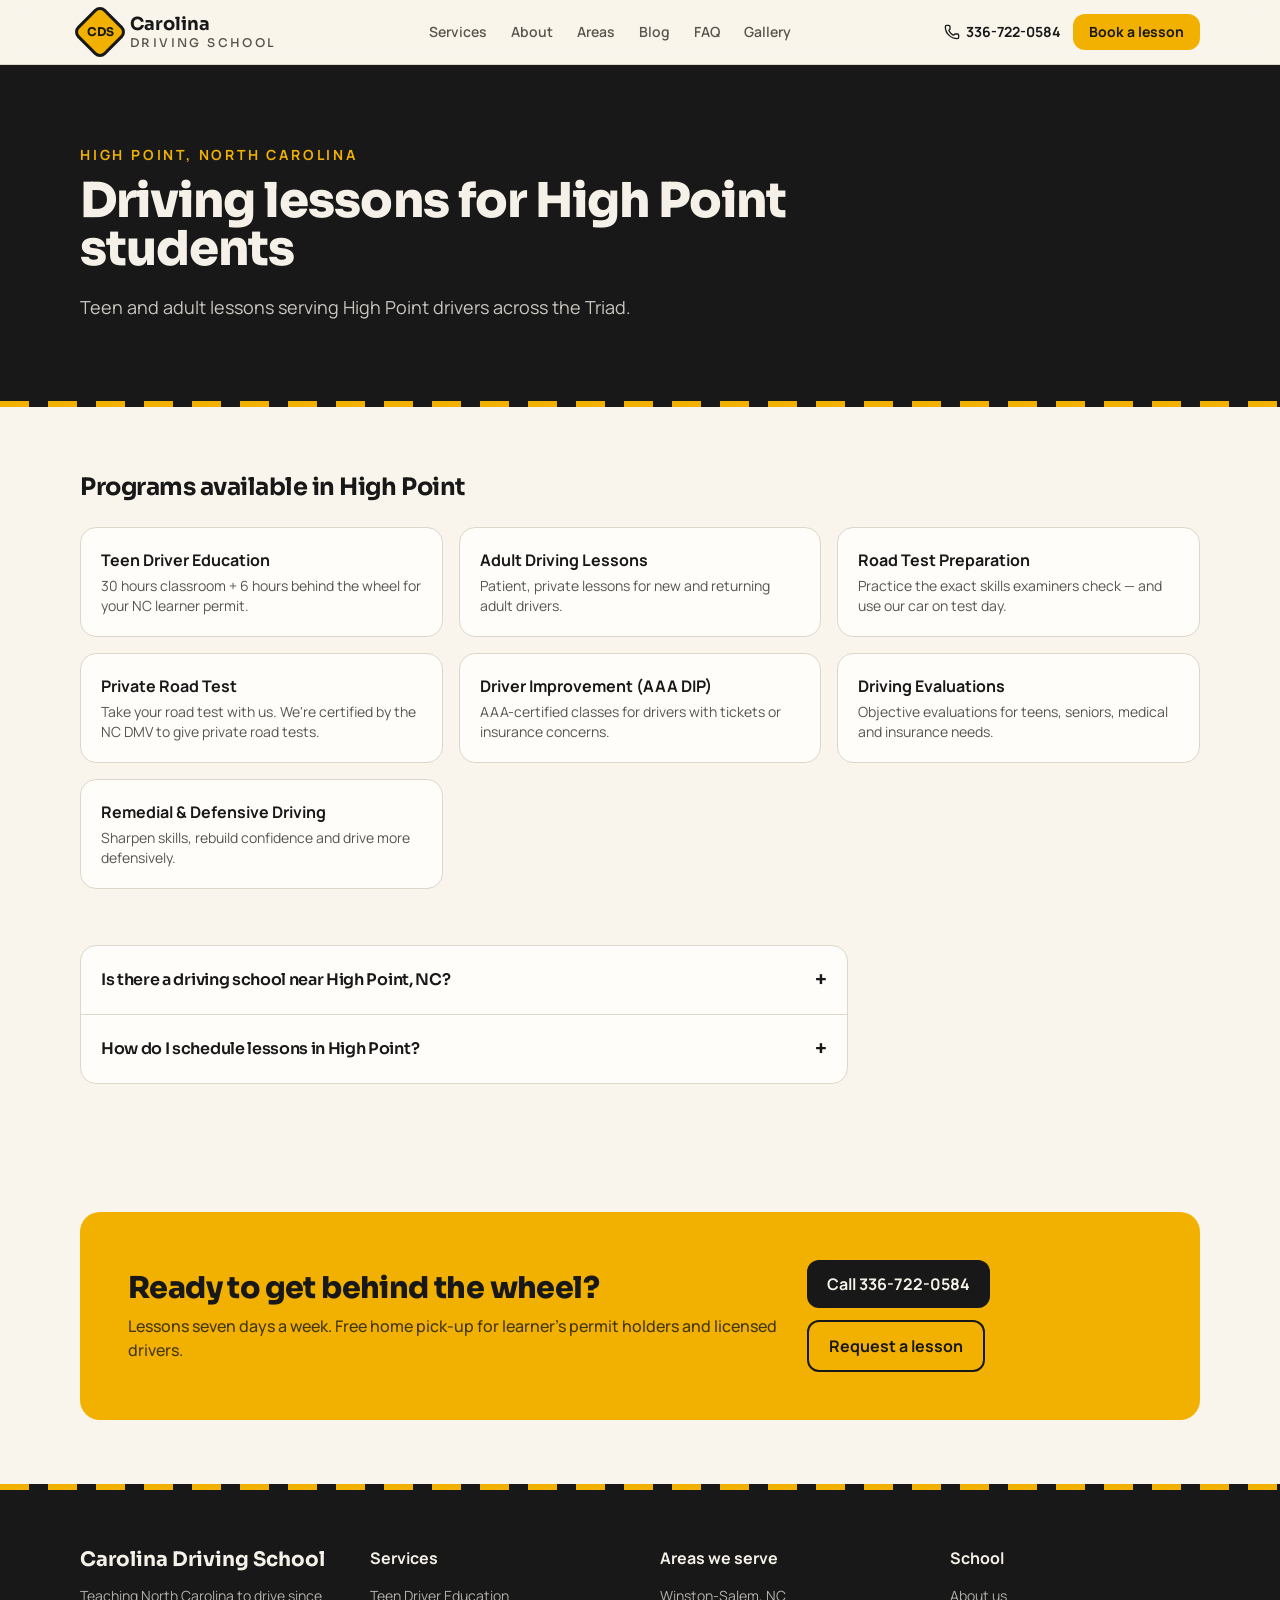
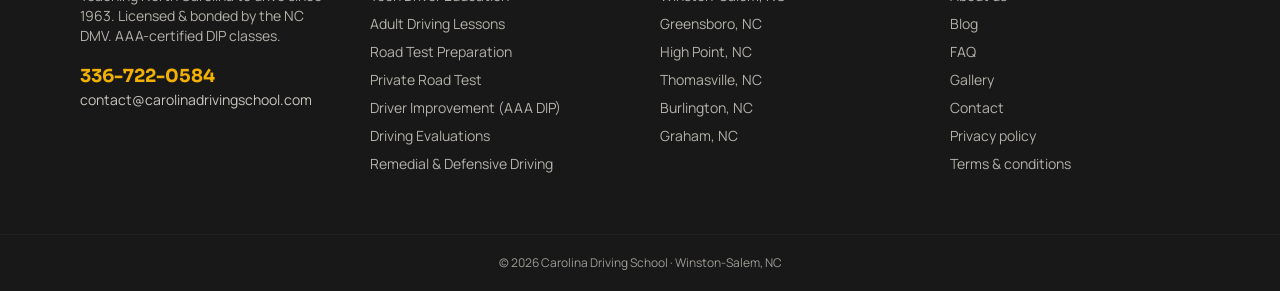
<file: areas/high-point/index.html>
<!DOCTYPE html>
<html lang="en"><head><meta charset="utf-8"><meta name="viewport" content="width=device-width, initial-scale=1"><link rel="preconnect" href="https://fonts.googleapis.com"><link rel="preconnect" href="https://fonts.gstatic.com" crossorigin="anonymous"><link rel="stylesheet" href="https://fonts.googleapis.com/css2?family=Manrope:wght@400;500;600;700&amp;family=Sora:wght@600;700;800&amp;display=swap" data-precedence="default"><title>Driving School in High Point, NC | Carolina Driving School</title><meta property="og:site_name" content="Carolina Driving School"><meta name="description" content="Driver education, adult driving lessons and road test prep for High Point, NC. Teen and adult lessons serving High Point drivers across the Triad."><meta property="og:title" content="Driving School in High Point, NC | Carolina Driving School"><meta property="og:description" content="Driver education, adult driving lessons and road test prep for High Point, NC. Teen and adult lessons serving High Point drivers across the Triad."><meta property="og:type" content="website"><meta name="twitter:card" content="summary_large_image"><link rel="icon" type="image/png" href="/assets/favicon.png"><link rel="apple-touch-icon" type="image/png" href="/assets/apple-touch-icon.png"><script type="application/ld+json">{"@context":"https://schema.org","@type":"FAQPage","mainEntity":[{"@type":"Question","name":"Is there a driving school near High Point, NC?","acceptedAnswer":{"@type":"Answer","text":"Yes. Carolina Driving School, based in Winston-Salem since 1963, serves High Point with teen driver education, adult lessons, road test preparation and driving evaluations."}},{"@type":"Question","name":"How do I schedule lessons in High Point?","acceptedAnswer":{"@type":"Answer","text":"Call 336-722-0584 or request a lesson online. We schedule seven days a week."}}]}</script><script type="application/ld+json">{"@context":"https://schema.org","@type":"BreadcrumbList","itemListElement":[{"@type":"ListItem","position":1,"name":"Home","item":"https://www.carolinadrivingschool.com/"},{"@type":"ListItem","position":2,"name":"Areas","item":"https://www.carolinadrivingschool.com/areas"},{"@type":"ListItem","position":3,"name":"High Point","item":"https://www.carolinadrivingschool.com/areas/high-point"}]}</script><link rel="stylesheet" href="/assets/styles.css"></head><body><header class="sticky top-0 z-40 border-b bg-background/90 backdrop-blur"><div class="mx-auto flex max-w-6xl items-center justify-between px-4 py-3"><a class="flex items-center gap-2.5" href="/"><span class="sign-badge flex h-10 w-10 rotate-45 items-center justify-center text-xs"><span class="-rotate-45">CDS</span></span><span class="font-display text-lg font-bold leading-tight">Carolina<span class="block text-xs font-medium tracking-[0.2em] text-muted-foreground">DRIVING SCHOOL</span></span></a><nav class="hidden items-center gap-6 lg:flex"><a class="text-sm font-semibold text-muted-foreground hover:text-foreground" href="/services/">Services</a><a class="text-sm font-semibold text-muted-foreground hover:text-foreground" href="/about/">About</a><a class="text-sm font-semibold text-muted-foreground hover:text-foreground text-foreground" href="/areas/" data-status="active" aria-current="page">Areas</a><a class="text-sm font-semibold text-muted-foreground hover:text-foreground" href="/blog/">Blog</a><a class="text-sm font-semibold text-muted-foreground hover:text-foreground" href="/faq/">FAQ</a><a class="text-sm font-semibold text-muted-foreground hover:text-foreground" href="/gallery/">Gallery</a></nav><div class="hidden items-center gap-3 lg:flex"><a href="tel:+13367220584" class="flex items-center gap-1.5 text-sm font-bold"><svg xmlns="http://www.w3.org/2000/svg" width="24" height="24" viewBox="0 0 24 24" fill="none" stroke="currentColor" stroke-width="2" stroke-linecap="round" stroke-linejoin="round" class="lucide lucide-phone h-4 w-4" aria-hidden="true"><path d="M13.832 16.568a1 1 0 0 0 1.213-.303l.355-.465A2 2 0 0 1 17 15h3a2 2 0 0 1 2 2v3a2 2 0 0 1-2 2A18 18 0 0 1 2 4a2 2 0 0 1 2-2h3a2 2 0 0 1 2 2v3a2 2 0 0 1-.8 1.6l-.468.351a1 1 0 0 0-.292 1.233 14 14 0 0 0 6.392 6.384"></path></svg> 336-722-0584</a><a class="rounded-lg bg-sign px-4 py-2 text-sm font-bold text-sign-foreground hover:brightness-95" href="/contact/">Book a lesson</a></div><button type="button" class="lg:hidden" aria-label="Open menu" aria-expanded="false" aria-controls="mobile-navigation" data-menu-toggle><svg xmlns="http://www.w3.org/2000/svg" width="24" height="24" viewBox="0 0 24 24" fill="none" stroke="currentColor" stroke-width="2" stroke-linecap="round" stroke-linejoin="round" class="lucide lucide-menu" aria-hidden="true"><path d="M4 5h16"></path><path d="M4 12h16"></path><path d="M4 19h16"></path></svg></button></div></header><main class="pb-14 lg:pb-0"><section class="bg-asphalt text-asphalt-foreground"><div class="mx-auto max-w-6xl px-4 py-16 md:py-20"><p class="text-sm font-bold uppercase tracking-[0.2em] text-sign">High Point, North Carolina</p><h1 class="mt-3 max-w-3xl text-4xl font-extrabold md:text-5xl">Driving lessons for High Point students</h1><p class="mt-5 max-w-2xl text-lg opacity-80">Teen and adult lessons serving High Point drivers across the Triad.</p></div><div class="road-line"></div></section><section class="mx-auto max-w-6xl px-4 py-16"><h2 class="text-2xl font-bold">Programs available in High Point</h2><div class="mt-6 grid gap-4 sm:grid-cols-2 lg:grid-cols-3"><a class="rounded-xl border bg-card p-5 hover:border-asphalt" href="/services/teen-driver-education/"><p class="font-bold">Teen Driver Education</p><p class="mt-1 text-sm text-muted-foreground">30 hours classroom + 6 hours behind the wheel for your NC learner permit.</p></a><a class="rounded-xl border bg-card p-5 hover:border-asphalt" href="/services/adult-driving-lessons/"><p class="font-bold">Adult Driving Lessons</p><p class="mt-1 text-sm text-muted-foreground">Patient, private lessons for new and returning adult drivers.</p></a><a class="rounded-xl border bg-card p-5 hover:border-asphalt" href="/services/road-test-preparation/"><p class="font-bold">Road Test Preparation</p><p class="mt-1 text-sm text-muted-foreground">Practice the exact skills examiners check — and use our car on test day.</p></a><a class="rounded-xl border bg-card p-5 hover:border-asphalt" href="/services/private-road-test/"><p class="font-bold">Private Road Test</p><p class="mt-1 text-sm text-muted-foreground">Take your road test with us. We're certified by the NC DMV to give private road tests.</p></a><a class="rounded-xl border bg-card p-5 hover:border-asphalt" href="/services/driver-improvement-classes/"><p class="font-bold">Driver Improvement (AAA DIP)</p><p class="mt-1 text-sm text-muted-foreground">AAA-certified classes for drivers with tickets or insurance concerns.</p></a><a class="rounded-xl border bg-card p-5 hover:border-asphalt" href="/services/driving-evaluations/"><p class="font-bold">Driving Evaluations</p><p class="mt-1 text-sm text-muted-foreground">Objective evaluations for teens, seniors, medical and insurance needs.</p></a><a class="rounded-xl border bg-card p-5 hover:border-asphalt" href="/services/remedial-defensive-driving/"><p class="font-bold">Remedial &amp; Defensive Driving</p><p class="mt-1 text-sm text-muted-foreground">Sharpen skills, rebuild confidence and drive more defensively.</p></a></div><div class="mt-14 max-w-3xl"><div class="divide-y rounded-xl border bg-card"><details class="group p-5"><summary class="flex cursor-pointer list-none items-center justify-between gap-4 font-display font-semibold"><h3 class="text-base">Is there a driving school near High Point, NC?</h3><span class="text-xl transition group-open:rotate-45">+</span></summary><p class="mt-3 text-muted-foreground">Yes. Carolina Driving School, based in Winston-Salem since 1963, serves High Point with teen driver education, adult lessons, road test preparation and driving evaluations.</p></details><details class="group p-5"><summary class="flex cursor-pointer list-none items-center justify-between gap-4 font-display font-semibold"><h3 class="text-base">How do I schedule lessons in High Point?</h3><span class="text-xl transition group-open:rotate-45">+</span></summary><p class="mt-3 text-muted-foreground">Call 336-722-0584 or request a lesson online. We schedule seven days a week.</p></details></div></div></section><section class="mx-auto max-w-6xl px-4 py-16"><div class="flex flex-col items-start justify-between gap-6 rounded-2xl bg-sign p-8 text-sign-foreground md:flex-row md:items-center md:p-12"><div><h2 class="text-3xl font-extrabold">Ready to get behind the wheel?</h2><p class="mt-2 font-medium opacity-80">Lessons seven days a week. Free home pick-up for learner's permit holders and licensed drivers.</p></div><div class="flex flex-wrap gap-3"><a href="tel:+13367220584" class="rounded-lg bg-asphalt px-5 py-3 font-bold text-asphalt-foreground">Call 336-722-0584</a><a class="rounded-lg border-2 border-asphalt px-5 py-3 font-bold" href="/contact/">Request a lesson</a></div></div></section></main><footer class="bg-asphalt text-asphalt-foreground"><div class="road-line"></div><div class="mx-auto grid max-w-6xl gap-10 px-4 py-14 md:grid-cols-4"><div><p class="font-display text-xl font-bold">Carolina Driving School</p><p class="mt-3 text-sm opacity-70">Teaching North Carolina to drive since 1963. Licensed &amp; bonded by the NC DMV. AAA-certified DIP classes.</p><a href="tel:+13367220584" class="mt-4 inline-block font-display text-lg font-bold text-sign">336-722-0584</a><a href="mailto:contact@carolinadrivingschool.com" class="block text-sm opacity-80 hover:opacity-100">contact@carolinadrivingschool.com</a></div><div><p class="mb-3 font-bold">Services</p><a class="block py-1 text-sm opacity-70 hover:opacity-100" href="/services/teen-driver-education/">Teen Driver Education</a><a class="block py-1 text-sm opacity-70 hover:opacity-100" href="/services/adult-driving-lessons/">Adult Driving Lessons</a><a class="block py-1 text-sm opacity-70 hover:opacity-100" href="/services/road-test-preparation/">Road Test Preparation</a><a class="block py-1 text-sm opacity-70 hover:opacity-100" href="/services/private-road-test/">Private Road Test</a><a class="block py-1 text-sm opacity-70 hover:opacity-100" href="/services/driver-improvement-classes/">Driver Improvement (AAA DIP)</a><a class="block py-1 text-sm opacity-70 hover:opacity-100" href="/services/driving-evaluations/">Driving Evaluations</a><a class="block py-1 text-sm opacity-70 hover:opacity-100" href="/services/remedial-defensive-driving/">Remedial &amp; Defensive Driving</a></div><div><p class="mb-3 font-bold">Areas we serve</p><a class="block py-1 text-sm opacity-70 hover:opacity-100" href="/areas/winston-salem/">Winston-Salem, NC</a><a class="block py-1 text-sm opacity-70 hover:opacity-100" href="/areas/greensboro/">Greensboro, NC</a><a class="block py-1 text-sm opacity-70 hover:opacity-100 active" href="/areas/high-point/" data-status="active" aria-current="page">High Point, NC</a><a class="block py-1 text-sm opacity-70 hover:opacity-100" href="/areas/thomasville/">Thomasville, NC</a><a class="block py-1 text-sm opacity-70 hover:opacity-100" href="/areas/burlington/">Burlington, NC</a><a class="block py-1 text-sm opacity-70 hover:opacity-100" href="/areas/graham/">Graham, NC</a></div><div><p class="mb-3 font-bold">School</p><a class="block py-1 text-sm opacity-70 hover:opacity-100" href="/about/">About us</a><a class="block py-1 text-sm opacity-70 hover:opacity-100" href="/blog/">Blog</a><a class="block py-1 text-sm opacity-70 hover:opacity-100" href="/faq/">FAQ</a><a class="block py-1 text-sm opacity-70 hover:opacity-100" href="/gallery/">Gallery</a><a class="block py-1 text-sm opacity-70 hover:opacity-100" href="/contact/">Contact</a><a class="block py-1 text-sm opacity-70 hover:opacity-100" href="/privacy/">Privacy policy</a><a class="block py-1 text-sm opacity-70 hover:opacity-100" href="/terms/">Terms &amp; conditions</a></div></div><p class="border-t border-asphalt-2 py-5 text-center text-xs opacity-60">© 2026 Carolina Driving School · Winston-Salem, NC</p></footer><div class="fixed inset-x-0 bottom-0 z-40 grid grid-cols-2 border-t bg-asphalt lg:hidden"><a href="tel:+13367220584" class="flex items-center justify-center gap-2 py-3.5 font-bold text-asphalt-foreground"><svg xmlns="http://www.w3.org/2000/svg" width="24" height="24" viewBox="0 0 24 24" fill="none" stroke="currentColor" stroke-width="2" stroke-linecap="round" stroke-linejoin="round" class="lucide lucide-phone h-4 w-4" aria-hidden="true"><path d="M13.832 16.568a1 1 0 0 0 1.213-.303l.355-.465A2 2 0 0 1 17 15h3a2 2 0 0 1 2 2v3a2 2 0 0 1-2 2A18 18 0 0 1 2 4a2 2 0 0 1 2-2h3a2 2 0 0 1 2 2v3a2 2 0 0 1-.8 1.6l-.468.351a1 1 0 0 0-.292 1.233 14 14 0 0 0 6.392 6.384"></path></svg> Call now</a><a class="bg-sign py-3.5 text-center font-bold text-sign-foreground" href="/contact/">Book a lesson</a></div><section aria-label="Notifications alt+T" tabindex="-1" aria-live="polite" aria-relevant="additions text" aria-atomic="false"></section><script src="/assets/site.js"></script></body></html>
</file>
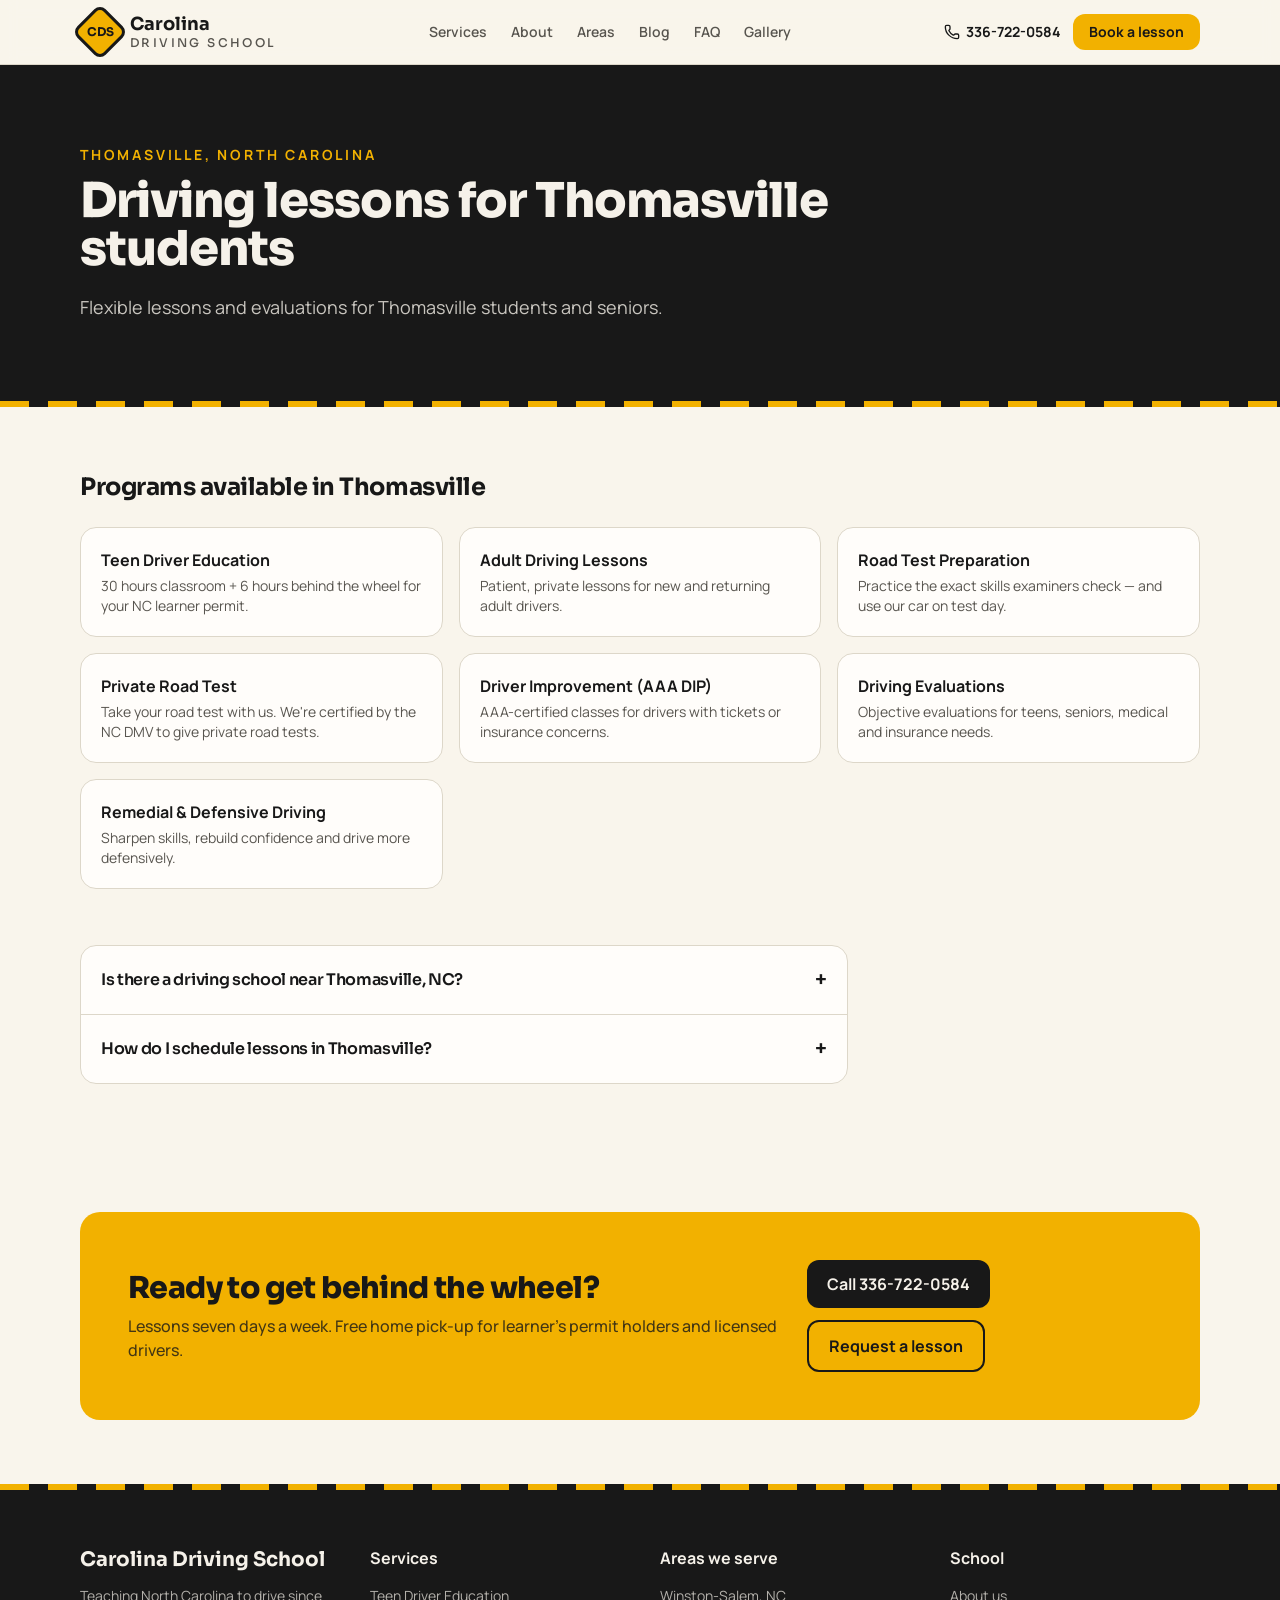
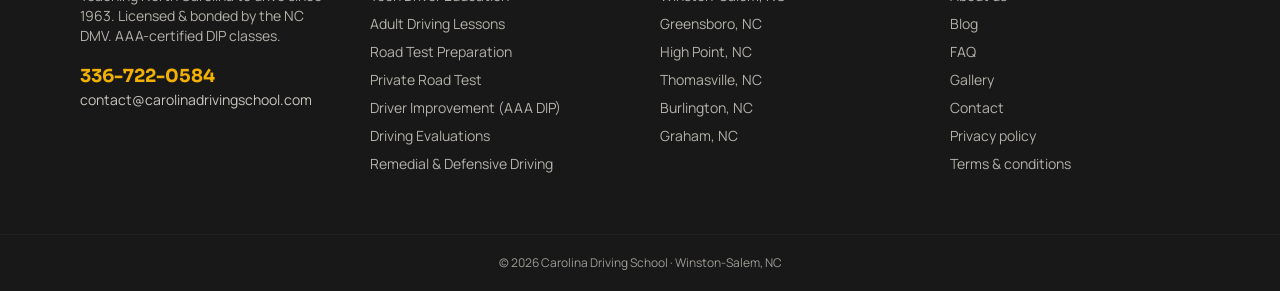
<file: areas/thomasville/index.html>
<!DOCTYPE html>
<html lang="en"><head><meta charset="utf-8"><meta name="viewport" content="width=device-width, initial-scale=1"><link rel="preconnect" href="https://fonts.googleapis.com"><link rel="preconnect" href="https://fonts.gstatic.com" crossorigin="anonymous"><link rel="stylesheet" href="https://fonts.googleapis.com/css2?family=Manrope:wght@400;500;600;700&amp;family=Sora:wght@600;700;800&amp;display=swap" data-precedence="default"><title>Driving School in Thomasville, NC | Carolina Driving School</title><meta property="og:site_name" content="Carolina Driving School"><meta name="description" content="Driver education, adult driving lessons and road test prep for Thomasville, NC. Flexible lessons and evaluations for Thomasville students and seniors."><meta property="og:title" content="Driving School in Thomasville, NC | Carolina Driving School"><meta property="og:description" content="Driver education, adult driving lessons and road test prep for Thomasville, NC. Flexible lessons and evaluations for Thomasville students and seniors."><meta property="og:type" content="website"><meta name="twitter:card" content="summary_large_image"><link rel="icon" type="image/png" href="/assets/favicon.png"><link rel="apple-touch-icon" type="image/png" href="/assets/apple-touch-icon.png"><script type="application/ld+json">{"@context":"https://schema.org","@type":"FAQPage","mainEntity":[{"@type":"Question","name":"Is there a driving school near Thomasville, NC?","acceptedAnswer":{"@type":"Answer","text":"Yes. Carolina Driving School, based in Winston-Salem since 1963, serves Thomasville with teen driver education, adult lessons, road test preparation and driving evaluations."}},{"@type":"Question","name":"How do I schedule lessons in Thomasville?","acceptedAnswer":{"@type":"Answer","text":"Call 336-722-0584 or request a lesson online. We schedule seven days a week."}}]}</script><script type="application/ld+json">{"@context":"https://schema.org","@type":"BreadcrumbList","itemListElement":[{"@type":"ListItem","position":1,"name":"Home","item":"https://www.carolinadrivingschool.com/"},{"@type":"ListItem","position":2,"name":"Areas","item":"https://www.carolinadrivingschool.com/areas"},{"@type":"ListItem","position":3,"name":"Thomasville","item":"https://www.carolinadrivingschool.com/areas/thomasville"}]}</script><link rel="stylesheet" href="/assets/styles.css"></head><body><header class="sticky top-0 z-40 border-b bg-background/90 backdrop-blur"><div class="mx-auto flex max-w-6xl items-center justify-between px-4 py-3"><a class="flex items-center gap-2.5" href="/"><span class="sign-badge flex h-10 w-10 rotate-45 items-center justify-center text-xs"><span class="-rotate-45">CDS</span></span><span class="font-display text-lg font-bold leading-tight">Carolina<span class="block text-xs font-medium tracking-[0.2em] text-muted-foreground">DRIVING SCHOOL</span></span></a><nav class="hidden items-center gap-6 lg:flex"><a class="text-sm font-semibold text-muted-foreground hover:text-foreground" href="/services/">Services</a><a class="text-sm font-semibold text-muted-foreground hover:text-foreground" href="/about/">About</a><a class="text-sm font-semibold text-muted-foreground hover:text-foreground text-foreground" href="/areas/" data-status="active" aria-current="page">Areas</a><a class="text-sm font-semibold text-muted-foreground hover:text-foreground" href="/blog/">Blog</a><a class="text-sm font-semibold text-muted-foreground hover:text-foreground" href="/faq/">FAQ</a><a class="text-sm font-semibold text-muted-foreground hover:text-foreground" href="/gallery/">Gallery</a></nav><div class="hidden items-center gap-3 lg:flex"><a href="tel:+13367220584" class="flex items-center gap-1.5 text-sm font-bold"><svg xmlns="http://www.w3.org/2000/svg" width="24" height="24" viewBox="0 0 24 24" fill="none" stroke="currentColor" stroke-width="2" stroke-linecap="round" stroke-linejoin="round" class="lucide lucide-phone h-4 w-4" aria-hidden="true"><path d="M13.832 16.568a1 1 0 0 0 1.213-.303l.355-.465A2 2 0 0 1 17 15h3a2 2 0 0 1 2 2v3a2 2 0 0 1-2 2A18 18 0 0 1 2 4a2 2 0 0 1 2-2h3a2 2 0 0 1 2 2v3a2 2 0 0 1-.8 1.6l-.468.351a1 1 0 0 0-.292 1.233 14 14 0 0 0 6.392 6.384"></path></svg> 336-722-0584</a><a class="rounded-lg bg-sign px-4 py-2 text-sm font-bold text-sign-foreground hover:brightness-95" href="/contact/">Book a lesson</a></div><button type="button" class="lg:hidden" aria-label="Open menu" aria-expanded="false" aria-controls="mobile-navigation" data-menu-toggle><svg xmlns="http://www.w3.org/2000/svg" width="24" height="24" viewBox="0 0 24 24" fill="none" stroke="currentColor" stroke-width="2" stroke-linecap="round" stroke-linejoin="round" class="lucide lucide-menu" aria-hidden="true"><path d="M4 5h16"></path><path d="M4 12h16"></path><path d="M4 19h16"></path></svg></button></div></header><main class="pb-14 lg:pb-0"><section class="bg-asphalt text-asphalt-foreground"><div class="mx-auto max-w-6xl px-4 py-16 md:py-20"><p class="text-sm font-bold uppercase tracking-[0.2em] text-sign">Thomasville, North Carolina</p><h1 class="mt-3 max-w-3xl text-4xl font-extrabold md:text-5xl">Driving lessons for Thomasville students</h1><p class="mt-5 max-w-2xl text-lg opacity-80">Flexible lessons and evaluations for Thomasville students and seniors.</p></div><div class="road-line"></div></section><section class="mx-auto max-w-6xl px-4 py-16"><h2 class="text-2xl font-bold">Programs available in Thomasville</h2><div class="mt-6 grid gap-4 sm:grid-cols-2 lg:grid-cols-3"><a class="rounded-xl border bg-card p-5 hover:border-asphalt" href="/services/teen-driver-education/"><p class="font-bold">Teen Driver Education</p><p class="mt-1 text-sm text-muted-foreground">30 hours classroom + 6 hours behind the wheel for your NC learner permit.</p></a><a class="rounded-xl border bg-card p-5 hover:border-asphalt" href="/services/adult-driving-lessons/"><p class="font-bold">Adult Driving Lessons</p><p class="mt-1 text-sm text-muted-foreground">Patient, private lessons for new and returning adult drivers.</p></a><a class="rounded-xl border bg-card p-5 hover:border-asphalt" href="/services/road-test-preparation/"><p class="font-bold">Road Test Preparation</p><p class="mt-1 text-sm text-muted-foreground">Practice the exact skills examiners check — and use our car on test day.</p></a><a class="rounded-xl border bg-card p-5 hover:border-asphalt" href="/services/private-road-test/"><p class="font-bold">Private Road Test</p><p class="mt-1 text-sm text-muted-foreground">Take your road test with us. We're certified by the NC DMV to give private road tests.</p></a><a class="rounded-xl border bg-card p-5 hover:border-asphalt" href="/services/driver-improvement-classes/"><p class="font-bold">Driver Improvement (AAA DIP)</p><p class="mt-1 text-sm text-muted-foreground">AAA-certified classes for drivers with tickets or insurance concerns.</p></a><a class="rounded-xl border bg-card p-5 hover:border-asphalt" href="/services/driving-evaluations/"><p class="font-bold">Driving Evaluations</p><p class="mt-1 text-sm text-muted-foreground">Objective evaluations for teens, seniors, medical and insurance needs.</p></a><a class="rounded-xl border bg-card p-5 hover:border-asphalt" href="/services/remedial-defensive-driving/"><p class="font-bold">Remedial &amp; Defensive Driving</p><p class="mt-1 text-sm text-muted-foreground">Sharpen skills, rebuild confidence and drive more defensively.</p></a></div><div class="mt-14 max-w-3xl"><div class="divide-y rounded-xl border bg-card"><details class="group p-5"><summary class="flex cursor-pointer list-none items-center justify-between gap-4 font-display font-semibold"><h3 class="text-base">Is there a driving school near Thomasville, NC?</h3><span class="text-xl transition group-open:rotate-45">+</span></summary><p class="mt-3 text-muted-foreground">Yes. Carolina Driving School, based in Winston-Salem since 1963, serves Thomasville with teen driver education, adult lessons, road test preparation and driving evaluations.</p></details><details class="group p-5"><summary class="flex cursor-pointer list-none items-center justify-between gap-4 font-display font-semibold"><h3 class="text-base">How do I schedule lessons in Thomasville?</h3><span class="text-xl transition group-open:rotate-45">+</span></summary><p class="mt-3 text-muted-foreground">Call 336-722-0584 or request a lesson online. We schedule seven days a week.</p></details></div></div></section><section class="mx-auto max-w-6xl px-4 py-16"><div class="flex flex-col items-start justify-between gap-6 rounded-2xl bg-sign p-8 text-sign-foreground md:flex-row md:items-center md:p-12"><div><h2 class="text-3xl font-extrabold">Ready to get behind the wheel?</h2><p class="mt-2 font-medium opacity-80">Lessons seven days a week. Free home pick-up for learner's permit holders and licensed drivers.</p></div><div class="flex flex-wrap gap-3"><a href="tel:+13367220584" class="rounded-lg bg-asphalt px-5 py-3 font-bold text-asphalt-foreground">Call 336-722-0584</a><a class="rounded-lg border-2 border-asphalt px-5 py-3 font-bold" href="/contact/">Request a lesson</a></div></div></section></main><footer class="bg-asphalt text-asphalt-foreground"><div class="road-line"></div><div class="mx-auto grid max-w-6xl gap-10 px-4 py-14 md:grid-cols-4"><div><p class="font-display text-xl font-bold">Carolina Driving School</p><p class="mt-3 text-sm opacity-70">Teaching North Carolina to drive since 1963. Licensed &amp; bonded by the NC DMV. AAA-certified DIP classes.</p><a href="tel:+13367220584" class="mt-4 inline-block font-display text-lg font-bold text-sign">336-722-0584</a><a href="mailto:contact@carolinadrivingschool.com" class="block text-sm opacity-80 hover:opacity-100">contact@carolinadrivingschool.com</a></div><div><p class="mb-3 font-bold">Services</p><a class="block py-1 text-sm opacity-70 hover:opacity-100" href="/services/teen-driver-education/">Teen Driver Education</a><a class="block py-1 text-sm opacity-70 hover:opacity-100" href="/services/adult-driving-lessons/">Adult Driving Lessons</a><a class="block py-1 text-sm opacity-70 hover:opacity-100" href="/services/road-test-preparation/">Road Test Preparation</a><a class="block py-1 text-sm opacity-70 hover:opacity-100" href="/services/private-road-test/">Private Road Test</a><a class="block py-1 text-sm opacity-70 hover:opacity-100" href="/services/driver-improvement-classes/">Driver Improvement (AAA DIP)</a><a class="block py-1 text-sm opacity-70 hover:opacity-100" href="/services/driving-evaluations/">Driving Evaluations</a><a class="block py-1 text-sm opacity-70 hover:opacity-100" href="/services/remedial-defensive-driving/">Remedial &amp; Defensive Driving</a></div><div><p class="mb-3 font-bold">Areas we serve</p><a class="block py-1 text-sm opacity-70 hover:opacity-100" href="/areas/winston-salem/">Winston-Salem, NC</a><a class="block py-1 text-sm opacity-70 hover:opacity-100" href="/areas/greensboro/">Greensboro, NC</a><a class="block py-1 text-sm opacity-70 hover:opacity-100" href="/areas/high-point/">High Point, NC</a><a class="block py-1 text-sm opacity-70 hover:opacity-100 active" href="/areas/thomasville/" data-status="active" aria-current="page">Thomasville, NC</a><a class="block py-1 text-sm opacity-70 hover:opacity-100" href="/areas/burlington/">Burlington, NC</a><a class="block py-1 text-sm opacity-70 hover:opacity-100" href="/areas/graham/">Graham, NC</a></div><div><p class="mb-3 font-bold">School</p><a class="block py-1 text-sm opacity-70 hover:opacity-100" href="/about/">About us</a><a class="block py-1 text-sm opacity-70 hover:opacity-100" href="/blog/">Blog</a><a class="block py-1 text-sm opacity-70 hover:opacity-100" href="/faq/">FAQ</a><a class="block py-1 text-sm opacity-70 hover:opacity-100" href="/gallery/">Gallery</a><a class="block py-1 text-sm opacity-70 hover:opacity-100" href="/contact/">Contact</a><a class="block py-1 text-sm opacity-70 hover:opacity-100" href="/privacy/">Privacy policy</a><a class="block py-1 text-sm opacity-70 hover:opacity-100" href="/terms/">Terms &amp; conditions</a></div></div><p class="border-t border-asphalt-2 py-5 text-center text-xs opacity-60">© 2026 Carolina Driving School · Winston-Salem, NC</p></footer><div class="fixed inset-x-0 bottom-0 z-40 grid grid-cols-2 border-t bg-asphalt lg:hidden"><a href="tel:+13367220584" class="flex items-center justify-center gap-2 py-3.5 font-bold text-asphalt-foreground"><svg xmlns="http://www.w3.org/2000/svg" width="24" height="24" viewBox="0 0 24 24" fill="none" stroke="currentColor" stroke-width="2" stroke-linecap="round" stroke-linejoin="round" class="lucide lucide-phone h-4 w-4" aria-hidden="true"><path d="M13.832 16.568a1 1 0 0 0 1.213-.303l.355-.465A2 2 0 0 1 17 15h3a2 2 0 0 1 2 2v3a2 2 0 0 1-2 2A18 18 0 0 1 2 4a2 2 0 0 1 2-2h3a2 2 0 0 1 2 2v3a2 2 0 0 1-.8 1.6l-.468.351a1 1 0 0 0-.292 1.233 14 14 0 0 0 6.392 6.384"></path></svg> Call now</a><a class="bg-sign py-3.5 text-center font-bold text-sign-foreground" href="/contact/">Book a lesson</a></div><section aria-label="Notifications alt+T" tabindex="-1" aria-live="polite" aria-relevant="additions text" aria-atomic="false"></section><script src="/assets/site.js"></script></body></html>
</file>
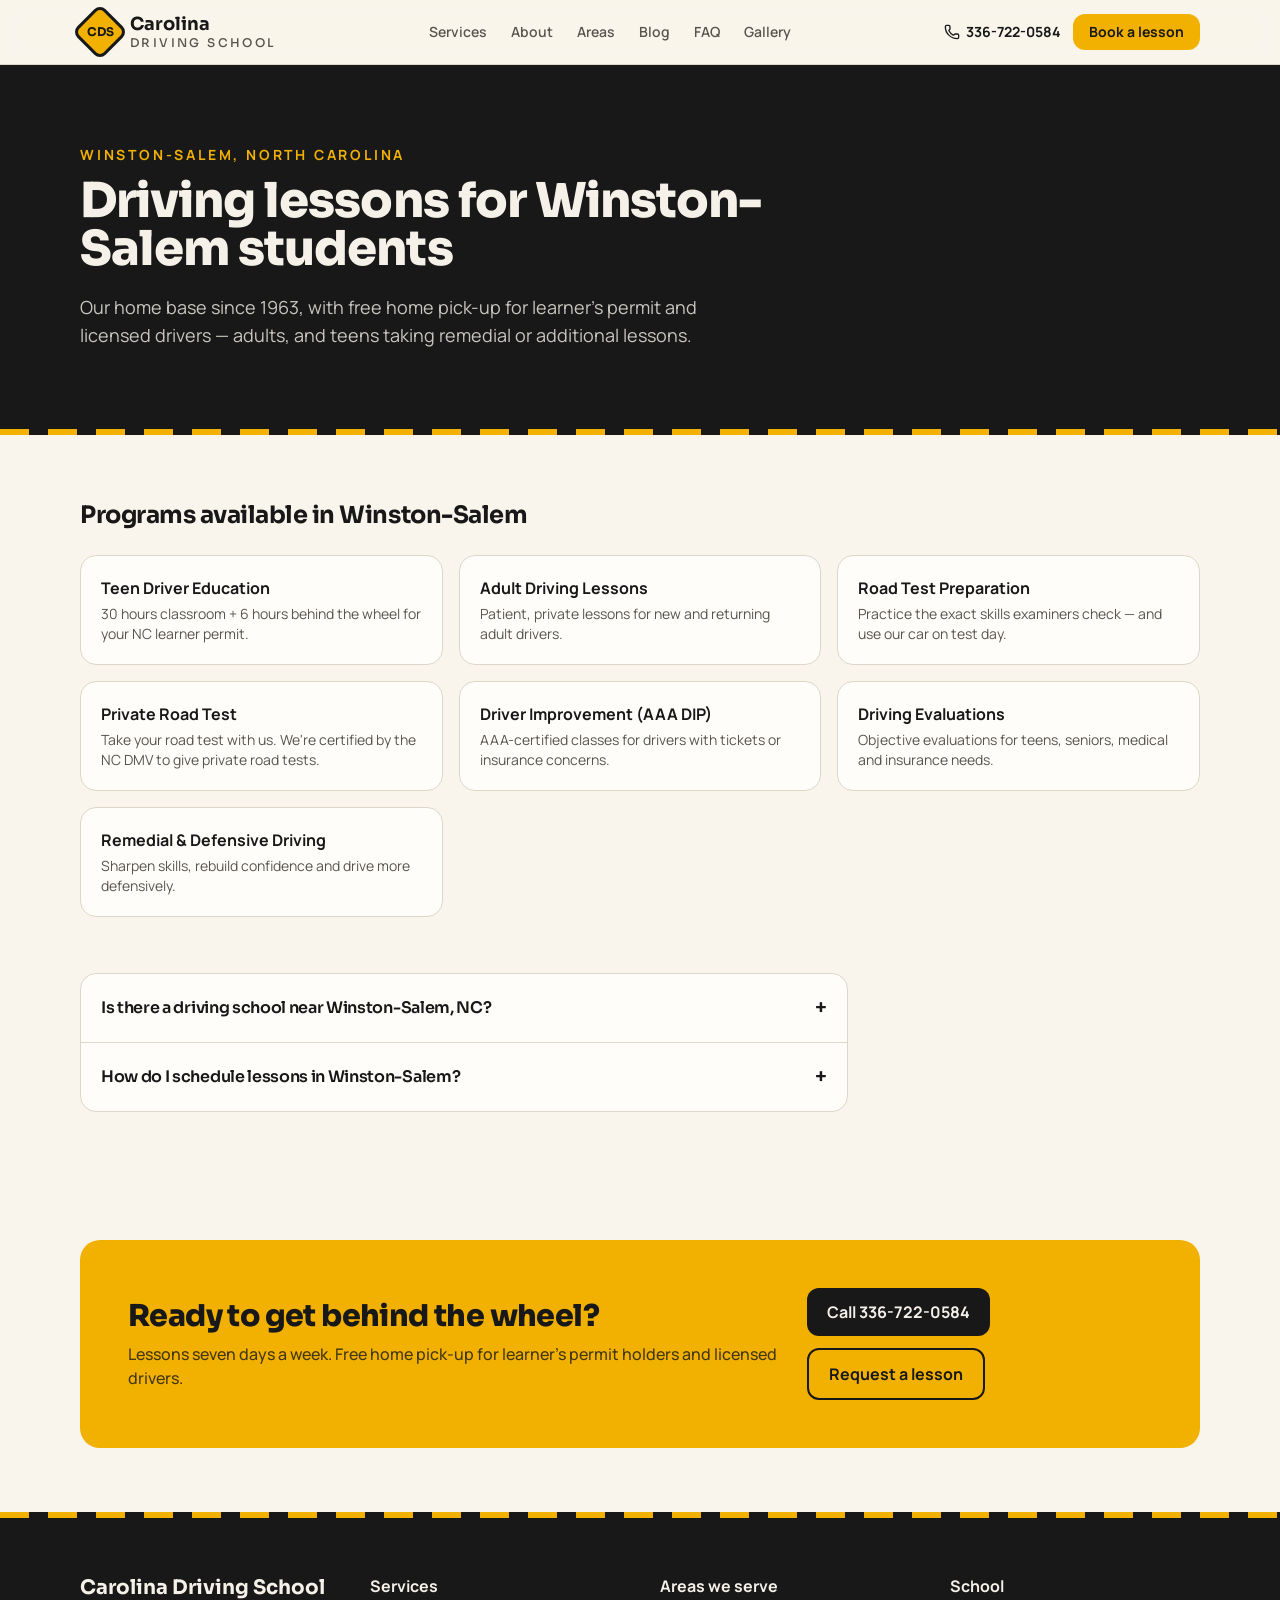
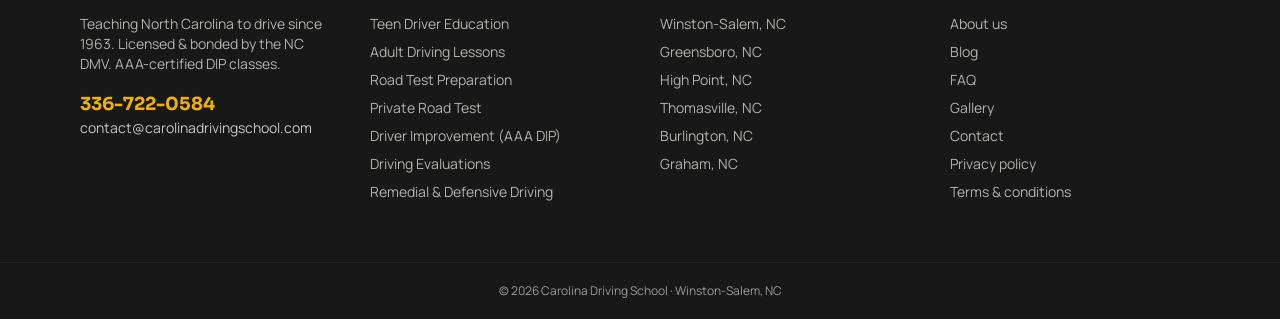
<file: areas/winston-salem/index.html>
<!DOCTYPE html>
<html lang="en"><head><meta charset="utf-8"><meta name="viewport" content="width=device-width, initial-scale=1"><link rel="preconnect" href="https://fonts.googleapis.com"><link rel="preconnect" href="https://fonts.gstatic.com" crossorigin="anonymous"><link rel="stylesheet" href="https://fonts.googleapis.com/css2?family=Manrope:wght@400;500;600;700&amp;family=Sora:wght@600;700;800&amp;display=swap" data-precedence="default"><title>Driving School in Winston-Salem, NC | Carolina Driving School</title><meta property="og:site_name" content="Carolina Driving School"><meta name="description" content="Driver education, adult driving lessons and road test prep for Winston-Salem, NC. Our home base since 1963, with free home pick-up for learner's permit and lice"><meta property="og:title" content="Driving School in Winston-Salem, NC | Carolina Driving School"><meta property="og:description" content="Driver education, adult driving lessons and road test prep for Winston-Salem, NC. Our home base since 1963, with free home pick-up for learner's permit and lice"><meta property="og:type" content="website"><meta name="twitter:card" content="summary_large_image"><link rel="icon" type="image/png" href="/assets/favicon.png"><link rel="apple-touch-icon" type="image/png" href="/assets/apple-touch-icon.png"><script type="application/ld+json">{"@context":"https://schema.org","@type":"FAQPage","mainEntity":[{"@type":"Question","name":"Is there a driving school near Winston-Salem, NC?","acceptedAnswer":{"@type":"Answer","text":"Yes. Carolina Driving School, based in Winston-Salem since 1963, serves Winston-Salem with teen driver education, adult lessons, road test preparation and driving evaluations."}},{"@type":"Question","name":"How do I schedule lessons in Winston-Salem?","acceptedAnswer":{"@type":"Answer","text":"Call 336-722-0584 or request a lesson online. We schedule seven days a week."}}]}</script><script type="application/ld+json">{"@context":"https://schema.org","@type":"BreadcrumbList","itemListElement":[{"@type":"ListItem","position":1,"name":"Home","item":"https://www.carolinadrivingschool.com/"},{"@type":"ListItem","position":2,"name":"Areas","item":"https://www.carolinadrivingschool.com/areas"},{"@type":"ListItem","position":3,"name":"Winston-Salem","item":"https://www.carolinadrivingschool.com/areas/winston-salem"}]}</script><link rel="stylesheet" href="/assets/styles.css"></head><body><header class="sticky top-0 z-40 border-b bg-background/90 backdrop-blur"><div class="mx-auto flex max-w-6xl items-center justify-between px-4 py-3"><a class="flex items-center gap-2.5" href="/"><span class="sign-badge flex h-10 w-10 rotate-45 items-center justify-center text-xs"><span class="-rotate-45">CDS</span></span><span class="font-display text-lg font-bold leading-tight">Carolina<span class="block text-xs font-medium tracking-[0.2em] text-muted-foreground">DRIVING SCHOOL</span></span></a><nav class="hidden items-center gap-6 lg:flex"><a class="text-sm font-semibold text-muted-foreground hover:text-foreground" href="/services/">Services</a><a class="text-sm font-semibold text-muted-foreground hover:text-foreground" href="/about/">About</a><a class="text-sm font-semibold text-muted-foreground hover:text-foreground text-foreground" href="/areas/" data-status="active" aria-current="page">Areas</a><a class="text-sm font-semibold text-muted-foreground hover:text-foreground" href="/blog/">Blog</a><a class="text-sm font-semibold text-muted-foreground hover:text-foreground" href="/faq/">FAQ</a><a class="text-sm font-semibold text-muted-foreground hover:text-foreground" href="/gallery/">Gallery</a></nav><div class="hidden items-center gap-3 lg:flex"><a href="tel:+13367220584" class="flex items-center gap-1.5 text-sm font-bold"><svg xmlns="http://www.w3.org/2000/svg" width="24" height="24" viewBox="0 0 24 24" fill="none" stroke="currentColor" stroke-width="2" stroke-linecap="round" stroke-linejoin="round" class="lucide lucide-phone h-4 w-4" aria-hidden="true"><path d="M13.832 16.568a1 1 0 0 0 1.213-.303l.355-.465A2 2 0 0 1 17 15h3a2 2 0 0 1 2 2v3a2 2 0 0 1-2 2A18 18 0 0 1 2 4a2 2 0 0 1 2-2h3a2 2 0 0 1 2 2v3a2 2 0 0 1-.8 1.6l-.468.351a1 1 0 0 0-.292 1.233 14 14 0 0 0 6.392 6.384"></path></svg> 336-722-0584</a><a class="rounded-lg bg-sign px-4 py-2 text-sm font-bold text-sign-foreground hover:brightness-95" href="/contact/">Book a lesson</a></div><button type="button" class="lg:hidden" aria-label="Open menu" aria-expanded="false" aria-controls="mobile-navigation" data-menu-toggle><svg xmlns="http://www.w3.org/2000/svg" width="24" height="24" viewBox="0 0 24 24" fill="none" stroke="currentColor" stroke-width="2" stroke-linecap="round" stroke-linejoin="round" class="lucide lucide-menu" aria-hidden="true"><path d="M4 5h16"></path><path d="M4 12h16"></path><path d="M4 19h16"></path></svg></button></div></header><main class="pb-14 lg:pb-0"><section class="bg-asphalt text-asphalt-foreground"><div class="mx-auto max-w-6xl px-4 py-16 md:py-20"><p class="text-sm font-bold uppercase tracking-[0.2em] text-sign">Winston-Salem, North Carolina</p><h1 class="mt-3 max-w-3xl text-4xl font-extrabold md:text-5xl">Driving lessons for Winston-Salem students</h1><p class="mt-5 max-w-2xl text-lg opacity-80">Our home base since 1963, with free home pick-up for learner's permit and licensed drivers — adults, and teens taking remedial or additional lessons.</p></div><div class="road-line"></div></section><section class="mx-auto max-w-6xl px-4 py-16"><h2 class="text-2xl font-bold">Programs available in Winston-Salem</h2><div class="mt-6 grid gap-4 sm:grid-cols-2 lg:grid-cols-3"><a class="rounded-xl border bg-card p-5 hover:border-asphalt" href="/services/teen-driver-education/"><p class="font-bold">Teen Driver Education</p><p class="mt-1 text-sm text-muted-foreground">30 hours classroom + 6 hours behind the wheel for your NC learner permit.</p></a><a class="rounded-xl border bg-card p-5 hover:border-asphalt" href="/services/adult-driving-lessons/"><p class="font-bold">Adult Driving Lessons</p><p class="mt-1 text-sm text-muted-foreground">Patient, private lessons for new and returning adult drivers.</p></a><a class="rounded-xl border bg-card p-5 hover:border-asphalt" href="/services/road-test-preparation/"><p class="font-bold">Road Test Preparation</p><p class="mt-1 text-sm text-muted-foreground">Practice the exact skills examiners check — and use our car on test day.</p></a><a class="rounded-xl border bg-card p-5 hover:border-asphalt" href="/services/private-road-test/"><p class="font-bold">Private Road Test</p><p class="mt-1 text-sm text-muted-foreground">Take your road test with us. We're certified by the NC DMV to give private road tests.</p></a><a class="rounded-xl border bg-card p-5 hover:border-asphalt" href="/services/driver-improvement-classes/"><p class="font-bold">Driver Improvement (AAA DIP)</p><p class="mt-1 text-sm text-muted-foreground">AAA-certified classes for drivers with tickets or insurance concerns.</p></a><a class="rounded-xl border bg-card p-5 hover:border-asphalt" href="/services/driving-evaluations/"><p class="font-bold">Driving Evaluations</p><p class="mt-1 text-sm text-muted-foreground">Objective evaluations for teens, seniors, medical and insurance needs.</p></a><a class="rounded-xl border bg-card p-5 hover:border-asphalt" href="/services/remedial-defensive-driving/"><p class="font-bold">Remedial &amp; Defensive Driving</p><p class="mt-1 text-sm text-muted-foreground">Sharpen skills, rebuild confidence and drive more defensively.</p></a></div><div class="mt-14 max-w-3xl"><div class="divide-y rounded-xl border bg-card"><details class="group p-5"><summary class="flex cursor-pointer list-none items-center justify-between gap-4 font-display font-semibold"><h3 class="text-base">Is there a driving school near Winston-Salem, NC?</h3><span class="text-xl transition group-open:rotate-45">+</span></summary><p class="mt-3 text-muted-foreground">Yes. Carolina Driving School, based in Winston-Salem since 1963, serves Winston-Salem with teen driver education, adult lessons, road test preparation and driving evaluations.</p></details><details class="group p-5"><summary class="flex cursor-pointer list-none items-center justify-between gap-4 font-display font-semibold"><h3 class="text-base">How do I schedule lessons in Winston-Salem?</h3><span class="text-xl transition group-open:rotate-45">+</span></summary><p class="mt-3 text-muted-foreground">Call 336-722-0584 or request a lesson online. We schedule seven days a week.</p></details></div></div></section><section class="mx-auto max-w-6xl px-4 py-16"><div class="flex flex-col items-start justify-between gap-6 rounded-2xl bg-sign p-8 text-sign-foreground md:flex-row md:items-center md:p-12"><div><h2 class="text-3xl font-extrabold">Ready to get behind the wheel?</h2><p class="mt-2 font-medium opacity-80">Lessons seven days a week. Free home pick-up for learner's permit holders and licensed drivers.</p></div><div class="flex flex-wrap gap-3"><a href="tel:+13367220584" class="rounded-lg bg-asphalt px-5 py-3 font-bold text-asphalt-foreground">Call 336-722-0584</a><a class="rounded-lg border-2 border-asphalt px-5 py-3 font-bold" href="/contact/">Request a lesson</a></div></div></section></main><footer class="bg-asphalt text-asphalt-foreground"><div class="road-line"></div><div class="mx-auto grid max-w-6xl gap-10 px-4 py-14 md:grid-cols-4"><div><p class="font-display text-xl font-bold">Carolina Driving School</p><p class="mt-3 text-sm opacity-70">Teaching North Carolina to drive since 1963. Licensed &amp; bonded by the NC DMV. AAA-certified DIP classes.</p><a href="tel:+13367220584" class="mt-4 inline-block font-display text-lg font-bold text-sign">336-722-0584</a><a href="mailto:contact@carolinadrivingschool.com" class="block text-sm opacity-80 hover:opacity-100">contact@carolinadrivingschool.com</a></div><div><p class="mb-3 font-bold">Services</p><a class="block py-1 text-sm opacity-70 hover:opacity-100" href="/services/teen-driver-education/">Teen Driver Education</a><a class="block py-1 text-sm opacity-70 hover:opacity-100" href="/services/adult-driving-lessons/">Adult Driving Lessons</a><a class="block py-1 text-sm opacity-70 hover:opacity-100" href="/services/road-test-preparation/">Road Test Preparation</a><a class="block py-1 text-sm opacity-70 hover:opacity-100" href="/services/private-road-test/">Private Road Test</a><a class="block py-1 text-sm opacity-70 hover:opacity-100" href="/services/driver-improvement-classes/">Driver Improvement (AAA DIP)</a><a class="block py-1 text-sm opacity-70 hover:opacity-100" href="/services/driving-evaluations/">Driving Evaluations</a><a class="block py-1 text-sm opacity-70 hover:opacity-100" href="/services/remedial-defensive-driving/">Remedial &amp; Defensive Driving</a></div><div><p class="mb-3 font-bold">Areas we serve</p><a class="block py-1 text-sm opacity-70 hover:opacity-100 active" href="/areas/winston-salem/" data-status="active" aria-current="page">Winston-Salem, NC</a><a class="block py-1 text-sm opacity-70 hover:opacity-100" href="/areas/greensboro/">Greensboro, NC</a><a class="block py-1 text-sm opacity-70 hover:opacity-100" href="/areas/high-point/">High Point, NC</a><a class="block py-1 text-sm opacity-70 hover:opacity-100" href="/areas/thomasville/">Thomasville, NC</a><a class="block py-1 text-sm opacity-70 hover:opacity-100" href="/areas/burlington/">Burlington, NC</a><a class="block py-1 text-sm opacity-70 hover:opacity-100" href="/areas/graham/">Graham, NC</a></div><div><p class="mb-3 font-bold">School</p><a class="block py-1 text-sm opacity-70 hover:opacity-100" href="/about/">About us</a><a class="block py-1 text-sm opacity-70 hover:opacity-100" href="/blog/">Blog</a><a class="block py-1 text-sm opacity-70 hover:opacity-100" href="/faq/">FAQ</a><a class="block py-1 text-sm opacity-70 hover:opacity-100" href="/gallery/">Gallery</a><a class="block py-1 text-sm opacity-70 hover:opacity-100" href="/contact/">Contact</a><a class="block py-1 text-sm opacity-70 hover:opacity-100" href="/privacy/">Privacy policy</a><a class="block py-1 text-sm opacity-70 hover:opacity-100" href="/terms/">Terms &amp; conditions</a></div></div><p class="border-t border-asphalt-2 py-5 text-center text-xs opacity-60">© 2026 Carolina Driving School · Winston-Salem, NC</p></footer><div class="fixed inset-x-0 bottom-0 z-40 grid grid-cols-2 border-t bg-asphalt lg:hidden"><a href="tel:+13367220584" class="flex items-center justify-center gap-2 py-3.5 font-bold text-asphalt-foreground"><svg xmlns="http://www.w3.org/2000/svg" width="24" height="24" viewBox="0 0 24 24" fill="none" stroke="currentColor" stroke-width="2" stroke-linecap="round" stroke-linejoin="round" class="lucide lucide-phone h-4 w-4" aria-hidden="true"><path d="M13.832 16.568a1 1 0 0 0 1.213-.303l.355-.465A2 2 0 0 1 17 15h3a2 2 0 0 1 2 2v3a2 2 0 0 1-2 2A18 18 0 0 1 2 4a2 2 0 0 1 2-2h3a2 2 0 0 1 2 2v3a2 2 0 0 1-.8 1.6l-.468.351a1 1 0 0 0-.292 1.233 14 14 0 0 0 6.392 6.384"></path></svg> Call now</a><a class="bg-sign py-3.5 text-center font-bold text-sign-foreground" href="/contact/">Book a lesson</a></div><section aria-label="Notifications alt+T" tabindex="-1" aria-live="polite" aria-relevant="additions text" aria-atomic="false"></section><script src="/assets/site.js"></script></body></html>
</file>
<file: assets/styles.css>
@layer properties {
  @supports (((-webkit-hyphens: none)) and (not (margin-trim: inline))) or ((-moz-orient: inline) and (not (color: rgb(from red r g b)))) {
  *, ::before, ::after, ::backdrop { --tw-translate-x: 0; --tw-translate-y: 0; --tw-translate-z: 0; --tw-rotate-x: initial; --tw-rotate-y: initial; --tw-rotate-z: initial; --tw-skew-x: initial; --tw-skew-y: initial; --tw-space-y-reverse: 0; --tw-space-x-reverse: 0; --tw-divide-y-reverse: 0; --tw-border-style: solid; --tw-leading: initial; --tw-font-weight: initial; --tw-tracking: initial; --tw-ordinal: initial; --tw-slashed-zero: initial; --tw-numeric-figure: initial; --tw-numeric-spacing: initial; --tw-numeric-fraction: initial; --tw-shadow: 0 0 #0000; --tw-shadow-color: initial; --tw-shadow-alpha: 100%; --tw-inset-shadow: 0 0 #0000; --tw-inset-shadow-color: initial; --tw-inset-shadow-alpha: 100%; --tw-ring-color: initial; --tw-ring-shadow: 0 0 #0000; --tw-inset-ring-color: initial; --tw-inset-ring-shadow: 0 0 #0000; --tw-ring-inset: initial; --tw-ring-offset-width: 0px; --tw-ring-offset-color: #fff; --tw-ring-offset-shadow: 0 0 #0000; --tw-outline-style: solid; --tw-blur: initial; --tw-brightness: initial; --tw-contrast: initial; --tw-grayscale: initial; --tw-hue-rotate: initial; --tw-invert: initial; --tw-opacity: initial; --tw-saturate: initial; --tw-sepia: initial; --tw-drop-shadow: initial; --tw-drop-shadow-color: initial; --tw-drop-shadow-alpha: 100%; --tw-drop-shadow-size: initial; --tw-backdrop-blur: initial; --tw-backdrop-brightness: initial; --tw-backdrop-contrast: initial; --tw-backdrop-grayscale: initial; --tw-backdrop-hue-rotate: initial; --tw-backdrop-invert: initial; --tw-backdrop-opacity: initial; --tw-backdrop-saturate: initial; --tw-backdrop-sepia: initial; --tw-duration: initial; --tw-ease: initial; --tw-content: ""; --tw-animation-delay: 0s; --tw-animation-direction: normal; --tw-animation-duration: initial; --tw-animation-fill-mode: none; --tw-animation-iteration-count: 1; --tw-enter-blur: 0; --tw-enter-opacity: 1; --tw-enter-rotate: 0; --tw-enter-scale: 1; --tw-enter-translate-x: 0; --tw-enter-translate-y: 0; --tw-exit-blur: 0; --tw-exit-opacity: 1; --tw-exit-rotate: 0; --tw-exit-scale: 1; --tw-exit-translate-x: 0; --tw-exit-translate-y: 0; }
}
}
@layer theme {
  :root, :host { --font-sans: "Manrope", ui-sans-serif, system-ui, sans-serif; --font-mono: ui-monospace, SFMono-Regular, Menlo, Monaco, Consolas, "Liberation Mono",
      "Courier New", monospace; --color-black: #000; --spacing: .25rem; --container-sm: 24rem; --container-md: 28rem; --container-lg: 32rem; --container-2xl: 42rem; --container-3xl: 48rem; --container-4xl: 56rem; --container-6xl: 72rem; --text-xs: .75rem; --text-xs--line-height: calc(1 / .75); --text-sm: .875rem; --text-sm--line-height: calc(1.25 / .875); --text-base: 1rem; --text-base--line-height: calc(1.5 / 1); --text-lg: 1.125rem; --text-lg--line-height: calc(1.75 / 1.125); --text-xl: 1.25rem; --text-xl--line-height: calc(1.75 / 1.25); --text-2xl: 1.5rem; --text-2xl--line-height: calc(2 / 1.5); --text-3xl: 1.875rem; --text-3xl--line-height: calc(2.25 / 1.875); --text-4xl: 2.25rem; --text-4xl--line-height: calc(2.5 / 2.25); --text-5xl: 3rem; --text-5xl--line-height: 1; --text-6xl: 3.75rem; --text-6xl--line-height: 1; --font-weight-normal: 400; --font-weight-medium: 500; --font-weight-semibold: 600; --font-weight-bold: 700; --font-weight-extrabold: 800; --tracking-tight: -.025em; --tracking-wider: .05em; --tracking-widest: .1em; --leading-tight: 1.25; --leading-relaxed: 1.625; --ease-in-out: cubic-bezier(.4, 0, .2, 1); --animate-pulse: pulse 2s cubic-bezier(.4, 0, .6, 1) infinite; --aspect-video: 16 / 9; --default-transition-duration: .15s; --default-transition-timing-function: cubic-bezier(.4, 0, .2, 1); --default-font-family: "Manrope", ui-sans-serif, system-ui, sans-serif; --default-mono-font-family: var(--font-mono); --font-display: "Sora", ui-sans-serif, system-ui, sans-serif; --color-background: var(--background); --color-foreground: var(--foreground); --color-border: var(--border); }
}
@layer base {
  *, ::after, ::before, ::backdrop { box-sizing: border-box; border: 0px solid; margin: 0px; padding: 0px; }
  ::file-selector-button { box-sizing: border-box; border: 0px solid; margin: 0px; padding: 0px; }
  html, :host { text-size-adjust: 100%; tab-size: 4; line-height: 1.5; font-family: var(--default-font-family, -apple-system, BlinkMacSystemFont, "Segoe UI", Roboto, "Helvetica Neue", "Noto Sans", Arial, sans-serif, "Apple Color Emoji", "Segoe UI Emoji", "Segoe UI Symbol", "Noto Color Emoji"); font-feature-settings: var(--default-font-feature-settings, normal); font-variation-settings: var(--default-font-variation-settings, normal); -webkit-tap-highlight-color: transparent; }
  hr { height: 0px; color: inherit; border-top-width: 1px; }
  abbr:where([title]) { text-decoration: underline dotted; }
  h1, h2, h3, h4, h5, h6 { font-size: inherit; font-weight: inherit; }
  a { color: inherit; text-decoration: inherit; }
  b, strong { font-weight: bolder; }
  code, kbd, samp, pre { font-family: var(--default-mono-font-family, ui-monospace, SFMono-Regular, Menlo, Monaco, Consolas, "Liberation Mono", "Courier New", monospace); font-feature-settings: var(--default-mono-font-feature-settings, normal); font-variation-settings: var(--default-mono-font-variation-settings, normal); font-size: 1em; }
  small { font-size: 80%; }
  sub, sup { vertical-align: baseline; font-size: 75%; line-height: 0; position: relative; }
  sub { bottom: -0.25em; }
  sup { top: -0.5em; }
  table { text-indent: 0px; border-color: inherit; border-collapse: collapse; }
  progress { vertical-align: baseline; }
  summary { display: list-item; }
  ol, ul, menu { list-style: none; }
  img, svg, video, canvas, audio, iframe, embed, object { vertical-align: middle; display: block; }
  img, video { max-width: 100%; height: auto; }
  button, input, select, optgroup, textarea { font: inherit; letter-spacing: inherit; color: inherit; opacity: 1; background-color: rgba(0, 0, 0, 0); border-radius: 0px; }
  ::file-selector-button { font: inherit; letter-spacing: inherit; color: inherit; opacity: 1; background-color: rgba(0, 0, 0, 0); border-radius: 0px; }
  :where(select:is([multiple], [size])) optgroup { font-weight: bolder; }
  :where(select:is([multiple], [size])) optgroup option { padding-inline-start: 20px; }
  ::file-selector-button { margin-inline-end: 4px; }
  ::placeholder { opacity: 1; }
  @supports (not ((-webkit-appearance: -apple-pay-button))) or (contain-intrinsic-size: 1px) {
  ::placeholder { color: currentcolor; }
  @supports (color: color-mix(in lab, red, red)) {
  ::placeholder { color: color-mix(currentcolor, transparent); }
}
}
  textarea { resize: vertical; }
  ::-webkit-search-decoration { appearance: none; }
  ::-webkit-date-and-time-value { min-height: 1lh; text-align: inherit; }
  ::-webkit-datetime-edit { display: inline-flex; }
  ::-webkit-datetime-edit-fields-wrapper { padding: 0px; }
  ::-webkit-datetime-edit { padding-block: 0px; }
  ::-webkit-datetime-edit-year-field { padding-block: 0px; }
  ::-webkit-datetime-edit-month-field { padding-block: 0px; }
  ::-webkit-datetime-edit-day-field { padding-block: 0px; }
  ::-webkit-datetime-edit-hour-field { padding-block: 0px; }
  ::-webkit-datetime-edit-minute-field { padding-block: 0px; }
  ::-webkit-datetime-edit-second-field { padding-block: 0px; }
  ::-webkit-datetime-edit-millisecond-field { padding-block: 0px; }
  ::-webkit-datetime-edit-meridiem-field { padding-block: 0px; }
  ::-webkit-calendar-picker-indicator { line-height: 1; }
  button, input:where([type="button"], [type="reset"], [type="submit"]) { appearance: button; }
  ::file-selector-button { appearance: button; }
  ::-webkit-inner-spin-button { height: auto; }
  ::-webkit-outer-spin-button { height: auto; }
  [hidden]:where(:not([hidden="until-found"])) { display: none !important; }
  * { border-color: var(--color-border); }
  html { scroll-behavior: smooth; }
  body { background-color: var(--color-background); color: var(--color-foreground); font-family: var(--font-sans); }
  h1, h2, h3, h4 { font-family: var(--font-display); letter-spacing: -0.02em; }
}
@layer components;
@layer utilities {
  .pointer-events-none { pointer-events: none; }
  .invisible { visibility: hidden; }
  .sr-only { clip-path: inset(50%); white-space: nowrap; border-width: 0px; width: 1px; height: 1px; margin: -1px; padding: 0px; position: absolute; overflow: hidden; }
  .absolute { position: absolute; }
  .fixed { position: fixed; }
  .relative { position: relative; }
  .sticky { position: sticky; }
  .inset-0 { inset: 0px; }
  .inset-x-0 { inset-inline: 0px; }
  .inset-y-0 { inset-block: 0px; }
  .-top-12 { top: calc(var(--spacing) * -12); }
  .top-0 { top: 0px; }
  .top-1\.5 { top: calc(var(--spacing) * 1.5); }
  .top-1\/2 { top: 50%; }
  .top-3\.5 { top: calc(var(--spacing) * 3.5); }
  .top-4 { top: calc(var(--spacing) * 4); }
  .top-\[1px\] { top: 1px; }
  .top-\[50\%\] { top: 50%; }
  .top-\[60\%\] { top: 60%; }
  .top-full { top: 100%; }
  .-right-12 { right: calc(var(--spacing) * -12); }
  .right-0 { right: 0px; }
  .right-1 { right: var(--spacing); }
  .right-2 { right: calc(var(--spacing) * 2); }
  .right-3 { right: calc(var(--spacing) * 3); }
  .right-4 { right: calc(var(--spacing) * 4); }
  .-bottom-5 { bottom: calc(var(--spacing) * -5); }
  .-bottom-12 { bottom: calc(var(--spacing) * -12); }
  .bottom-0 { bottom: 0px; }
  .-left-3 { left: calc(var(--spacing) * -3); }
  .-left-12 { left: calc(var(--spacing) * -12); }
  .-left-\[3\.1rem\] { left: -3.1rem; }
  .left-0 { left: 0px; }
  .left-1\/2 { left: 50%; }
  .left-2 { left: calc(var(--spacing) * 2); }
  .left-\[50\%\] { left: 50%; }
  .z-10 { z-index: 10; }
  .z-20 { z-index: 20; }
  .z-40 { z-index: 40; }
  .z-50 { z-index: 50; }
  .z-\[1\] { z-index: 1; }
  .-mx-1 { margin-inline: calc(var(--spacing) * -1); }
  .mx-2 { margin-inline: calc(var(--spacing) * 2); }
  .mx-3\.5 { margin-inline: calc(var(--spacing) * 3.5); }
  .mx-auto { margin-inline: auto; }
  .my-0\.5 { margin-block: calc(var(--spacing) * .5); }
  .my-1 { margin-block: var(--spacing); }
  .my-8 { margin-block: calc(var(--spacing) * 8); }
  .prose-road h2 { margin-top: 2.25rem; margin-bottom: 0.75rem; font-size: 1.5rem; font-weight: 700; }
  .prose-road p { color: var(--muted-foreground); margin-bottom: 1rem; line-height: 1.75; }
  .prose-road ul { color: var(--muted-foreground); margin-bottom: 1rem; padding-left: 1.25rem; list-style: outside; }
  .prose-road li { margin-bottom: 0.4rem; line-height: 1.65; }
  .\!mt-0 { margin-top: 0px !important; }
  .-mt-4 { margin-top: calc(var(--spacing) * -4); }
  .mt-0\.5 { margin-top: calc(var(--spacing) * .5); }
  .mt-1 { margin-top: var(--spacing); }
  .mt-1\.5 { margin-top: calc(var(--spacing) * 1.5); }
  .mt-2 { margin-top: calc(var(--spacing) * 2); }
  .mt-3 { margin-top: calc(var(--spacing) * 3); }
  .mt-4 { margin-top: calc(var(--spacing) * 4); }
  .mt-5 { margin-top: calc(var(--spacing) * 5); }
  .mt-6 { margin-top: calc(var(--spacing) * 6); }
  .mt-7 { margin-top: calc(var(--spacing) * 7); }
  .mt-8 { margin-top: calc(var(--spacing) * 8); }
  .mt-10 { margin-top: calc(var(--spacing) * 10); }
  .mt-12 { margin-top: calc(var(--spacing) * 12); }
  .mt-14 { margin-top: calc(var(--spacing) * 14); }
  .mt-24 { margin-top: calc(var(--spacing) * 24); }
  .mt-auto { margin-top: auto; }
  .mr-2 { margin-right: calc(var(--spacing) * 2); }
  .mb-1 { margin-bottom: var(--spacing); }
  .mb-1\.5 { margin-bottom: calc(var(--spacing) * 1.5); }
  .mb-3 { margin-bottom: calc(var(--spacing) * 3); }
  .mb-10 { margin-bottom: calc(var(--spacing) * 10); }
  .-ml-4 { margin-left: calc(var(--spacing) * -4); }
  .ml-1 { margin-left: var(--spacing); }
  .ml-auto { margin-left: auto; }
  .block { display: block; }
  .flex { display: flex; }
  .grid { display: grid; }
  .hidden { display: none; }
  .inline-block { display: inline-block; }
  .inline-flex { display: inline-flex; }
  .table { display: table; }
  .aspect-\[3\/4\] { aspect-ratio: 3 / 4; }
  .aspect-\[4\/3\] { aspect-ratio: 4 / 3; }
  .aspect-square { aspect-ratio: 1 / 1; }
  .aspect-video { aspect-ratio: var(--aspect-video); }
  .size-\(--cell-size\) { width: var(--cell-size); height: var(--cell-size); }
  .size-4 { width: calc(var(--spacing) * 4); height: calc(var(--spacing) * 4); }
  .road-line { background-image: linear-gradient(90deg, var(--sign) 60%, transparent 60%); background-repeat: repeat-x; background-size: 48px 6px; height: 6px; }
  .h-\(--cell-size\) { height: var(--cell-size); }
  .h-1\.5 { height: calc(var(--spacing) * 1.5); }
  .h-2 { height: calc(var(--spacing) * 2); }
  .h-2\.5 { height: calc(var(--spacing) * 2.5); }
  .h-3 { height: calc(var(--spacing) * 3); }
  .h-3\.5 { height: calc(var(--spacing) * 3.5); }
  .h-4 { height: calc(var(--spacing) * 4); }
  .h-5 { height: calc(var(--spacing) * 5); }
  .h-6 { height: calc(var(--spacing) * 6); }
  .h-7 { height: calc(var(--spacing) * 7); }
  .h-8 { height: calc(var(--spacing) * 8); }
  .h-9 { height: calc(var(--spacing) * 9); }
  .h-10 { height: calc(var(--spacing) * 10); }
  .h-12 { height: calc(var(--spacing) * 12); }
  .h-56 { height: calc(var(--spacing) * 56); }
  .h-\[1px\] { height: 1px; }
  .h-\[var\(--radix-navigation-menu-viewport-height\)\] { height: var(--radix-navigation-menu-viewport-height); }
  .h-\[var\(--radix-select-trigger-height\)\] { height: var(--radix-select-trigger-height); }
  .h-auto { height: auto; }
  .h-fit { height: fit-content; }
  .h-full { height: 100%; }
  .h-px { height: 1px; }
  .h-svh { height: 100svh; }
  .max-h-\(--radix-context-menu-content-available-height\) { max-height: var(--radix-context-menu-content-available-height); }
  .max-h-\(--radix-select-content-available-height\) { max-height: var(--radix-select-content-available-height); }
  .max-h-\[300px\] { max-height: 300px; }
  .max-h-\[var\(--radix-dropdown-menu-content-available-height\)\] { max-height: var(--radix-dropdown-menu-content-available-height); }
  .min-h-0 { min-height: 0px; }
  .min-h-\[60px\] { min-height: 60px; }
  .min-h-\[60vh\] { min-height: 60vh; }
  .min-h-svh { min-height: 100svh; }
  .w-\(--cell-size\) { width: var(--cell-size); }
  .w-\(--sidebar-width\) { width: var(--sidebar-width); }
  .w-0 { width: 0px; }
  .w-1 { width: var(--spacing); }
  .w-2 { width: calc(var(--spacing) * 2); }
  .w-2\.5 { width: calc(var(--spacing) * 2.5); }
  .w-3 { width: calc(var(--spacing) * 3); }
  .w-3\.5 { width: calc(var(--spacing) * 3.5); }
  .w-3\/4 { width: 75%; }
  .w-4 { width: calc(var(--spacing) * 4); }
  .w-5 { width: calc(var(--spacing) * 5); }
  .w-6 { width: calc(var(--spacing) * 6); }
  .w-7 { width: calc(var(--spacing) * 7); }
  .w-8 { width: calc(var(--spacing) * 8); }
  .w-9 { width: calc(var(--spacing) * 9); }
  .w-10 { width: calc(var(--spacing) * 10); }
  .w-12 { width: calc(var(--spacing) * 12); }
  .w-64 { width: calc(var(--spacing) * 64); }
  .w-72 { width: calc(var(--spacing) * 72); }
  .w-\[1px\] { width: 1px; }
  .w-\[100px\] { width: 100px; }
  .w-auto { width: auto; }
  .w-fit { width: fit-content; }
  .w-full { width: 100%; }
  .w-max { width: max-content; }
  .w-px { width: 1px; }
  .max-w-\(--skeleton-width\) { max-width: var(--skeleton-width); }
  .max-w-2xl { max-width: var(--container-2xl); }
  .max-w-3xl { max-width: var(--container-3xl); }
  .max-w-4xl { max-width: var(--container-4xl); }
  .max-w-6xl { max-width: var(--container-6xl); }
  .max-w-lg { max-width: var(--container-lg); }
  .max-w-max { max-width: max-content; }
  .max-w-md { max-width: var(--container-md); }
  .min-w-\(--cell-size\) { min-width: var(--cell-size); }
  .min-w-0 { min-width: 0px; }
  .min-w-5 { min-width: calc(var(--spacing) * 5); }
  .min-w-8 { min-width: calc(var(--spacing) * 8); }
  .min-w-9 { min-width: calc(var(--spacing) * 9); }
  .min-w-10 { min-width: calc(var(--spacing) * 10); }
  .min-w-\[8rem\] { min-width: 8rem; }
  .min-w-\[12rem\] { min-width: 12rem; }
  .min-w-\[var\(--radix-select-trigger-width\)\] { min-width: var(--radix-select-trigger-width); }
  .flex-1 { flex: 1 1 0%; }
  .shrink-0 { flex-shrink: 0; }
  .grow { flex-grow: 1; }
  .grow-0 { flex-grow: 0; }
  .basis-full { flex-basis: 100%; }
  .caption-bottom { caption-side: bottom; }
  .border-collapse { border-collapse: collapse; }
  .origin-\(--radix-context-menu-content-transform-origin\) { transform-origin: var(--radix-context-menu-content-transform-origin); }
  .origin-\(--radix-dropdown-menu-content-transform-origin\) { transform-origin: var(--radix-dropdown-menu-content-transform-origin); }
  .origin-\(--radix-hover-card-content-transform-origin\) { transform-origin: var(--radix-hover-card-content-transform-origin); }
  .origin-\(--radix-menubar-content-transform-origin\) { transform-origin: var(--radix-menubar-content-transform-origin); }
  .origin-\(--radix-popover-content-transform-origin\) { transform-origin: var(--radix-popover-content-transform-origin); }
  .origin-\(--radix-select-content-transform-origin\) { transform-origin: var(--radix-select-content-transform-origin); }
  .origin-\(--radix-tooltip-content-transform-origin\) { transform-origin: var(--radix-tooltip-content-transform-origin); }
  .-translate-x-1\/2 { --tw-translate-x: calc(calc(1 / 2 * 100%) * -1); translate: var(--tw-translate-x) var(--tw-translate-y); }
  .-translate-x-px { --tw-translate-x: -1px; translate: var(--tw-translate-x) var(--tw-translate-y); }
  .translate-x-\[-50\%\] { --tw-translate-x: -50%; translate: var(--tw-translate-x) var(--tw-translate-y); }
  .translate-x-px { --tw-translate-x: 1px; translate: var(--tw-translate-x) var(--tw-translate-y); }
  .-translate-y-1\/2 { --tw-translate-y: calc(calc(1 / 2 * 100%) * -1); translate: var(--tw-translate-x) var(--tw-translate-y); }
  .translate-y-\[-50\%\] { --tw-translate-y: -50%; translate: var(--tw-translate-x) var(--tw-translate-y); }
  .-rotate-45 { rotate: -45deg; }
  .rotate-45 { rotate: 45deg; }
  .rotate-90 { rotate: 90deg; }
  .transform { transform: var(--tw-rotate-x, ) var(--tw-rotate-y, ) var(--tw-rotate-z, ) var(--tw-skew-x, ) var(--tw-skew-y, ); }
  .animate-caret-blink { animation: 1.25s ease-out 0s infinite normal none running caret-blink; }
  .animate-in { animation: enter var(--tw-animation-duration, var(--tw-duration, .15s))var(--tw-ease, ease)var(--tw-animation-delay, 0s)var(--tw-animation-iteration-count, 1)var(--tw-animation-direction, normal)var(--tw-animation-fill-mode, none); }
  .animate-pulse { animation: var(--animate-pulse); }
  .cursor-default { cursor: default; }
  .cursor-pointer { cursor: pointer; }
  .touch-none { touch-action: none; }
  .list-none { list-style-type: none; }
  .grid-cols-2 { grid-template-columns: repeat(2, minmax(0px, 1fr)); }
  .flex-col { flex-direction: column; }
  .flex-col-reverse { flex-direction: column-reverse; }
  .flex-row { flex-direction: row; }
  .flex-wrap { flex-wrap: wrap; }
  .place-content-center { place-content: center; }
  .items-center { align-items: center; }
  .items-end { align-items: flex-end; }
  .items-start { align-items: flex-start; }
  .items-stretch { align-items: stretch; }
  .justify-between { justify-content: space-between; }
  .justify-center { justify-content: center; }
  .gap-1 { gap: var(--spacing); }
  .gap-1\.5 { gap: calc(var(--spacing) * 1.5); }
  .gap-2 { gap: calc(var(--spacing) * 2); }
  .gap-2\.5 { gap: calc(var(--spacing) * 2.5); }
  .gap-3 { gap: calc(var(--spacing) * 3); }
  .gap-4 { gap: calc(var(--spacing) * 4); }
  .gap-5 { gap: calc(var(--spacing) * 5); }
  .gap-6 { gap: calc(var(--spacing) * 6); }
  .gap-10 { gap: calc(var(--spacing) * 10); }
  .gap-12 { gap: calc(var(--spacing) * 12); }
  :where(.space-y-1\.5 > :not(:last-child)) { --tw-space-y-reverse: 0; margin-block-start: calc(calc(var(--spacing) * 1.5) * var(--tw-space-y-reverse)); margin-block-end: calc(calc(var(--spacing) * 1.5) * calc(1 - var(--tw-space-y-reverse))); }
  :where(.space-y-2 > :not(:last-child)) { --tw-space-y-reverse: 0; margin-block-start: calc(calc(var(--spacing) * 2) * var(--tw-space-y-reverse)); margin-block-end: calc(calc(var(--spacing) * 2) * calc(1 - var(--tw-space-y-reverse))); }
  :where(.space-y-3 > :not(:last-child)) { --tw-space-y-reverse: 0; margin-block-start: calc(calc(var(--spacing) * 3) * var(--tw-space-y-reverse)); margin-block-end: calc(calc(var(--spacing) * 3) * calc(1 - var(--tw-space-y-reverse))); }
  :where(.space-y-4 > :not(:last-child)) { --tw-space-y-reverse: 0; margin-block-start: calc(calc(var(--spacing) * 4) * var(--tw-space-y-reverse)); margin-block-end: calc(calc(var(--spacing) * 4) * calc(1 - var(--tw-space-y-reverse))); }
  :where(.space-y-6 > :not(:last-child)) { --tw-space-y-reverse: 0; margin-block-start: calc(calc(var(--spacing) * 6) * var(--tw-space-y-reverse)); margin-block-end: calc(calc(var(--spacing) * 6) * calc(1 - var(--tw-space-y-reverse))); }
  :where(.space-y-8 > :not(:last-child)) { --tw-space-y-reverse: 0; margin-block-start: calc(calc(var(--spacing) * 8) * var(--tw-space-y-reverse)); margin-block-end: calc(calc(var(--spacing) * 8) * calc(1 - var(--tw-space-y-reverse))); }
  :where(.space-x-1 > :not(:last-child)) { --tw-space-x-reverse: 0; margin-inline-start: calc(var(--spacing) * var(--tw-space-x-reverse)); margin-inline-end: calc(var(--spacing) * calc(1 - var(--tw-space-x-reverse))); }
  :where(.divide-y > :not(:last-child)) { --tw-divide-y-reverse: 0; border-bottom-style: var(--tw-border-style); border-top-style: var(--tw-border-style); border-top-width: calc(1px * var(--tw-divide-y-reverse)); border-bottom-width: calc(1px * calc(1 - var(--tw-divide-y-reverse))); }
  .overflow-auto { overflow: auto; }
  .overflow-hidden { overflow: hidden; }
  .overflow-x-hidden { overflow-x: hidden; }
  .overflow-y-auto { overflow-y: auto; }
  .sign-badge { background: var(--sign); color: var(--sign-foreground); border: 3px solid var(--asphalt); font-family: var(--font-display); border-radius: 0.5rem; font-weight: 700; }
  .rounded-2xl { border-radius: calc(var(--radius) + 8px); }
  .rounded-\[2px\] { border-radius: 2px; }
  .rounded-\[inherit\] { border-radius: inherit; }
  .rounded-full { border-radius: 3.40282e+38px; }
  .rounded-lg { border-radius: var(--radius); }
  .rounded-md { border-radius: calc(var(--radius) - 2px); }
  .rounded-none { border-radius: 0px; }
  .rounded-sm { border-radius: calc(var(--radius) - 4px); }
  .rounded-xl { border-radius: calc(var(--radius) + 4px); }
  .rounded-t-\[10px\] { border-top-left-radius: 10px; border-top-right-radius: 10px; }
  .rounded-l-md { border-top-left-radius: calc(var(--radius) - 2px); border-bottom-left-radius: calc(var(--radius) - 2px); }
  .rounded-tl-sm { border-top-left-radius: calc(var(--radius) - 4px); }
  .rounded-r-md { border-top-right-radius: calc(var(--radius) - 2px); border-bottom-right-radius: calc(var(--radius) - 2px); }
  .border { border-style: var(--tw-border-style); border-width: 1px; }
  .border-0 { border-style: var(--tw-border-style); border-width: 0px; }
  .border-2 { border-style: var(--tw-border-style); border-width: 2px; }
  .border-\[1\.5px\] { border-style: var(--tw-border-style); border-width: 1.5px; }
  .border-y { border-block-style: var(--tw-border-style); border-block-width: 1px; }
  .border-t { border-top-style: var(--tw-border-style); border-top-width: 1px; }
  .border-r { border-right-style: var(--tw-border-style); border-right-width: 1px; }
  .border-b { border-bottom-style: var(--tw-border-style); border-bottom-width: 1px; }
  .border-l { border-left-style: var(--tw-border-style); border-left-width: 1px; }
  .border-l-4 { border-left-style: var(--tw-border-style); border-left-width: 4px; }
  .border-l-8 { border-left-style: var(--tw-border-style); border-left-width: 8px; }
  .border-dashed { --tw-border-style: dashed; border-style: dashed; }
  .border-\(--color-border\) { border-color: var(--color-border); }
  .border-asphalt { border-color: var(--asphalt); }
  .border-asphalt-2 { border-color: var(--asphalt-2); }
  .border-asphalt-foreground\/30 { border-color: var(--asphalt-foreground); }
  @supports (color: color-mix(in lab, red, red)) {
  .border-asphalt-foreground\/30 { border-color: color-mix(in oklab, var(--asphalt-foreground) 30%, transparent); }
}
  .border-border\/50 { border-color: var(--border); }
  @supports (color: color-mix(in lab, red, red)) {
  .border-border\/50 { border-color: color-mix(in oklab, var(--border) 50%, transparent); }
}
  .border-destructive\/50 { border-color: var(--destructive); }
  @supports (color: color-mix(in lab, red, red)) {
  .border-destructive\/50 { border-color: color-mix(in oklab, var(--destructive) 50%, transparent); }
}
  .border-input { border-color: var(--input); }
  .border-primary { border-color: var(--primary); }
  .border-primary\/50 { border-color: var(--primary); }
  @supports (color: color-mix(in lab, red, red)) {
  .border-primary\/50 { border-color: color-mix(in oklab, var(--primary) 50%, transparent); }
}
  .border-sign { border-color: var(--sign); }
  .border-transparent { border-color: rgba(0, 0, 0, 0); }
  .border-t-transparent { border-top-color: rgba(0, 0, 0, 0); }
  .border-l-transparent { border-left-color: rgba(0, 0, 0, 0); }
  .bg-\(--color-bg\) { background-color: var(--color-bg); }
  .bg-accent { background-color: var(--accent); }
  .bg-asphalt { background-color: var(--asphalt); }
  .bg-asphalt-2 { background-color: var(--asphalt-2); }
  .bg-background { background-color: var(--background); }
  .bg-background\/90 { background-color: var(--background); }
  @supports (color: color-mix(in lab, red, red)) {
  .bg-background\/90 { background-color: color-mix(in oklab, var(--background) 90%, transparent); }
}
  .bg-black\/80 { background-color: rgba(0, 0, 0, 0.8); }
  @supports (color: color-mix(in lab, red, red)) {
  .bg-black\/80 { background-color: color-mix(in oklab, var(--color-black) 80%, transparent); }
}
  .bg-border { background-color: var(--border); }
  .bg-card { background-color: var(--card); }
  .bg-destructive { background-color: var(--destructive); }
  .bg-foreground { background-color: var(--foreground); }
  .bg-muted { background-color: var(--muted); }
  .bg-muted\/50 { background-color: var(--muted); }
  @supports (color: color-mix(in lab, red, red)) {
  .bg-muted\/50 { background-color: color-mix(in oklab, var(--muted) 50%, transparent); }
}
  .bg-popover { background-color: var(--popover); }
  .bg-primary { background-color: var(--primary); }
  .bg-primary\/10 { background-color: var(--primary); }
  @supports (color: color-mix(in lab, red, red)) {
  .bg-primary\/10 { background-color: color-mix(in oklab, var(--primary) 10%, transparent); }
}
  .bg-primary\/20 { background-color: var(--primary); }
  @supports (color: color-mix(in lab, red, red)) {
  .bg-primary\/20 { background-color: color-mix(in oklab, var(--primary) 20%, transparent); }
}
  .bg-secondary { background-color: var(--secondary); }
  .bg-sign { background-color: var(--sign); }
  .bg-transparent { background-color: rgba(0, 0, 0, 0); }
  .fill-current { fill: currentcolor; }
  .fill-primary { fill: var(--primary); }
  .object-cover { object-fit: cover; }
  .p-0 { padding: 0px; }
  .p-1 { padding: var(--spacing); }
  .p-2 { padding: calc(var(--spacing) * 2); }
  .p-3 { padding: calc(var(--spacing) * 3); }
  .p-4 { padding: calc(var(--spacing) * 4); }
  .p-5 { padding: calc(var(--spacing) * 5); }
  .p-6 { padding: calc(var(--spacing) * 6); }
  .p-7 { padding: calc(var(--spacing) * 7); }
  .p-8 { padding: calc(var(--spacing) * 8); }
  .p-10 { padding: calc(var(--spacing) * 10); }
  .p-\[1px\] { padding: 1px; }
  .px-\(--cell-size\) { padding-inline: var(--cell-size); }
  .px-1 { padding-inline: var(--spacing); }
  .px-1\.5 { padding-inline: calc(var(--spacing) * 1.5); }
  .px-2 { padding-inline: calc(var(--spacing) * 2); }
  .px-2\.5 { padding-inline: calc(var(--spacing) * 2.5); }
  .px-3 { padding-inline: calc(var(--spacing) * 3); }
  .px-4 { padding-inline: calc(var(--spacing) * 4); }
  .px-5 { padding-inline: calc(var(--spacing) * 5); }
  .px-6 { padding-inline: calc(var(--spacing) * 6); }
  .px-8 { padding-inline: calc(var(--spacing) * 8); }
  .py-0\.5 { padding-block: calc(var(--spacing) * .5); }
  .py-1 { padding-block: var(--spacing); }
  .py-1\.5 { padding-block: calc(var(--spacing) * 1.5); }
  .py-2 { padding-block: calc(var(--spacing) * 2); }
  .py-2\.5 { padding-block: calc(var(--spacing) * 2.5); }
  .py-3 { padding-block: calc(var(--spacing) * 3); }
  .py-3\.5 { padding-block: calc(var(--spacing) * 3.5); }
  .py-4 { padding-block: calc(var(--spacing) * 4); }
  .py-5 { padding-block: calc(var(--spacing) * 5); }
  .py-6 { padding-block: calc(var(--spacing) * 6); }
  .py-10 { padding-block: calc(var(--spacing) * 10); }
  .py-14 { padding-block: calc(var(--spacing) * 14); }
  .py-16 { padding-block: calc(var(--spacing) * 16); }
  .py-20 { padding-block: calc(var(--spacing) * 20); }
  .pt-0 { padding-top: 0px; }
  .pt-3 { padding-top: calc(var(--spacing) * 3); }
  .pt-4 { padding-top: calc(var(--spacing) * 4); }
  .pt-7 { padding-top: calc(var(--spacing) * 7); }
  .pr-1 { padding-right: var(--spacing); }
  .pr-2 { padding-right: calc(var(--spacing) * 2); }
  .pr-2\.5 { padding-right: calc(var(--spacing) * 2.5); }
  .pr-8 { padding-right: calc(var(--spacing) * 8); }
  .pb-3 { padding-bottom: calc(var(--spacing) * 3); }
  .pb-4 { padding-bottom: calc(var(--spacing) * 4); }
  .pb-14 { padding-bottom: calc(var(--spacing) * 14); }
  .pl-2 { padding-left: calc(var(--spacing) * 2); }
  .pl-2\.5 { padding-left: calc(var(--spacing) * 2.5); }
  .pl-4 { padding-left: calc(var(--spacing) * 4); }
  .pl-8 { padding-left: calc(var(--spacing) * 8); }
  .text-center { text-align: center; }
  .text-left { text-align: left; }
  .align-middle { vertical-align: middle; }
  .font-display { font-family: Sora, ui-sans-serif, system-ui, sans-serif; }
  .font-mono { font-family: var(--font-mono); }
  .text-2xl { font-size: var(--text-2xl); line-height: var(--tw-leading, var(--text-2xl--line-height)); }
  .text-3xl { font-size: var(--text-3xl); line-height: var(--tw-leading, var(--text-3xl--line-height)); }
  .text-4xl { font-size: var(--text-4xl); line-height: var(--tw-leading, var(--text-4xl--line-height)); }
  .text-5xl { font-size: var(--text-5xl); line-height: var(--tw-leading, var(--text-5xl--line-height)); }
  .text-base { font-size: var(--text-base); line-height: var(--tw-leading, var(--text-base--line-height)); }
  .text-lg { font-size: var(--text-lg); line-height: var(--tw-leading, var(--text-lg--line-height)); }
  .text-sm { font-size: var(--text-sm); line-height: var(--tw-leading, var(--text-sm--line-height)); }
  .text-xl { font-size: var(--text-xl); line-height: var(--tw-leading, var(--text-xl--line-height)); }
  .text-xs { font-size: var(--text-xs); line-height: var(--tw-leading, var(--text-xs--line-height)); }
  .text-\[0\.8rem\] { font-size: 0.8rem; }
  .leading-\[1\.05\] { --tw-leading: 1.05; line-height: 1.05; }
  .leading-none { --tw-leading: 1; line-height: 1; }
  .leading-tight { --tw-leading: var(--leading-tight); line-height: var(--leading-tight); }
  .font-bold { --tw-font-weight: var(--font-weight-bold); font-weight: var(--font-weight-bold); }
  .font-extrabold { --tw-font-weight: var(--font-weight-extrabold); font-weight: var(--font-weight-extrabold); }
  .font-medium { --tw-font-weight: var(--font-weight-medium); font-weight: var(--font-weight-medium); }
  .font-normal { --tw-font-weight: var(--font-weight-normal); font-weight: var(--font-weight-normal); }
  .font-semibold { --tw-font-weight: var(--font-weight-semibold); font-weight: var(--font-weight-semibold); }
  .tracking-\[0\.2em\] { --tw-tracking: .2em; letter-spacing: 0.2em; }
  .tracking-tight { --tw-tracking: var(--tracking-tight); letter-spacing: var(--tracking-tight); }
  .tracking-wider { --tw-tracking: var(--tracking-wider); letter-spacing: var(--tracking-wider); }
  .tracking-widest { --tw-tracking: var(--tracking-widest); letter-spacing: var(--tracking-widest); }
  .break-words { overflow-wrap: break-word; }
  .whitespace-nowrap { white-space: nowrap; }
  .text-accent-foreground { color: var(--accent-foreground); }
  .text-asphalt-foreground { color: var(--asphalt-foreground); }
  .text-card-foreground { color: var(--card-foreground); }
  .text-current { color: currentcolor; }
  .text-destructive { color: var(--destructive); }
  .text-destructive-foreground { color: var(--destructive-foreground); }
  .text-foreground { color: var(--foreground); }
  .text-muted-foreground { color: var(--muted-foreground); }
  .text-popover-foreground { color: var(--popover-foreground); }
  .text-primary { color: var(--primary); }
  .text-primary-foreground { color: var(--primary-foreground); }
  .text-secondary-foreground { color: var(--secondary-foreground); }
  .text-sign { color: var(--sign); }
  .text-sign-foreground { color: var(--sign-foreground); }
  .uppercase { text-transform: uppercase; }
  .tabular-nums { --tw-numeric-spacing: tabular-nums; font-variant-numeric: var(--tw-ordinal, ) var(--tw-slashed-zero, ) var(--tw-numeric-figure, ) var(--tw-numeric-spacing, ) var(--tw-numeric-fraction, ); }
  .underline { text-decoration-line: underline; }
  .decoration-sign { text-decoration-color: var(--sign); }
  .decoration-4 { text-decoration-thickness: 4px; }
  .underline-offset-4 { text-underline-offset: 4px; }
  .opacity-0 { opacity: 0; }
  .opacity-50 { opacity: 0.5; }
  .opacity-60 { opacity: 0.6; }
  .opacity-70 { opacity: 0.7; }
  .opacity-80 { opacity: 0.8; }
  .opacity-90 { opacity: 0.9; }
  .shadow { --tw-shadow: 0 1px 3px 0 var(--tw-shadow-color, #0000001a), 0 1px 2px -1px var(--tw-shadow-color, #0000001a); box-shadow: var(--tw-inset-shadow), var(--tw-inset-ring-shadow), var(--tw-ring-offset-shadow), var(--tw-ring-shadow), var(--tw-shadow); }
  .shadow-2xl { --tw-shadow: 0 25px 50px -12px var(--tw-shadow-color, #00000040); box-shadow: var(--tw-inset-shadow), var(--tw-inset-ring-shadow), var(--tw-ring-offset-shadow), var(--tw-ring-shadow), var(--tw-shadow); }
  .shadow-\[0_0_0_1px_var\(--sidebar-border\)\] { --tw-shadow: 0 0 0 1px var(--tw-shadow-color, var(--sidebar-border)); box-shadow: var(--tw-inset-shadow), var(--tw-inset-ring-shadow), var(--tw-ring-offset-shadow), var(--tw-ring-shadow), var(--tw-shadow); }
  .shadow-lg { --tw-shadow: 0 10px 15px -3px var(--tw-shadow-color, #0000001a), 0 4px 6px -4px var(--tw-shadow-color, #0000001a); box-shadow: var(--tw-inset-shadow), var(--tw-inset-ring-shadow), var(--tw-ring-offset-shadow), var(--tw-ring-shadow), var(--tw-shadow); }
  .shadow-md { --tw-shadow: 0 4px 6px -1px var(--tw-shadow-color, #0000001a), 0 2px 4px -2px var(--tw-shadow-color, #0000001a); box-shadow: var(--tw-inset-shadow), var(--tw-inset-ring-shadow), var(--tw-ring-offset-shadow), var(--tw-ring-shadow), var(--tw-shadow); }
  .shadow-none { --tw-shadow: 0 0 #0000; box-shadow: var(--tw-inset-shadow), var(--tw-inset-ring-shadow), var(--tw-ring-offset-shadow), var(--tw-ring-shadow), var(--tw-shadow); }
  .shadow-sm { --tw-shadow: 0 1px 3px 0 var(--tw-shadow-color, #0000001a), 0 1px 2px -1px var(--tw-shadow-color, #0000001a); box-shadow: var(--tw-inset-shadow), var(--tw-inset-ring-shadow), var(--tw-ring-offset-shadow), var(--tw-ring-shadow), var(--tw-shadow); }
  .shadow-xl { --tw-shadow: 0 20px 25px -5px var(--tw-shadow-color, #0000001a), 0 8px 10px -6px var(--tw-shadow-color, #0000001a); box-shadow: var(--tw-inset-shadow), var(--tw-inset-ring-shadow), var(--tw-ring-offset-shadow), var(--tw-ring-shadow), var(--tw-shadow); }
  .shadow-xs { --tw-shadow: 0 1px 2px 0 var(--tw-shadow-color, #0000000d); box-shadow: var(--tw-inset-shadow), var(--tw-inset-ring-shadow), var(--tw-ring-offset-shadow), var(--tw-ring-shadow), var(--tw-shadow); }
  .ring-0 { --tw-ring-shadow: var(--tw-ring-inset, ) 0 0 0 calc(0px + var(--tw-ring-offset-width)) var(--tw-ring-color, currentcolor); box-shadow: var(--tw-inset-shadow), var(--tw-inset-ring-shadow), var(--tw-ring-offset-shadow), var(--tw-ring-shadow), var(--tw-shadow); }
  .ring-1 { --tw-ring-shadow: var(--tw-ring-inset, ) 0 0 0 calc(1px + var(--tw-ring-offset-width)) var(--tw-ring-color, currentcolor); box-shadow: var(--tw-inset-shadow), var(--tw-inset-ring-shadow), var(--tw-ring-offset-shadow), var(--tw-ring-shadow), var(--tw-shadow); }
  .ring-ring { --tw-ring-color: var(--ring); }
  .ring-offset-background { --tw-ring-offset-color: var(--background); }
  .outline { outline-style: var(--tw-outline-style); outline-width: 1px; }
  .filter { filter: var(--tw-blur, ) var(--tw-brightness, ) var(--tw-contrast, ) var(--tw-grayscale, ) var(--tw-hue-rotate, ) var(--tw-invert, ) var(--tw-saturate, ) var(--tw-sepia, ) var(--tw-drop-shadow, ); }
  .backdrop-blur { --tw-backdrop-blur: blur(8px); backdrop-filter: var(--tw-backdrop-blur, ) var(--tw-backdrop-brightness, ) var(--tw-backdrop-contrast, ) var(--tw-backdrop-grayscale, ) var(--tw-backdrop-hue-rotate, ) var(--tw-backdrop-invert, ) var(--tw-backdrop-opacity, ) var(--tw-backdrop-saturate, ) var(--tw-backdrop-sepia, ); }
  .transition { transition-property: color, background-color, border-color, outline-color, text-decoration-color, fill, stroke, --tw-gradient-from, --tw-gradient-via, --tw-gradient-to, opacity, box-shadow, transform, translate, scale, rotate, filter, -webkit-backdrop-filter, backdrop-filter, display, content-visibility, overlay, pointer-events; transition-timing-function: var(--tw-ease, var(--default-transition-timing-function)); transition-duration: var(--tw-duration, var(--default-transition-duration)); }
  .transition-\[left\,right\,width\] { transition-property: left, right, width; transition-timing-function: var(--tw-ease, var(--default-transition-timing-function)); transition-duration: var(--tw-duration, var(--default-transition-duration)); }
  .transition-\[margin\,opacity\] { transition-property: margin, opacity; transition-timing-function: var(--tw-ease, var(--default-transition-timing-function)); transition-duration: var(--tw-duration, var(--default-transition-duration)); }
  .transition-\[width\,height\,padding\] { transition-property: width, height, padding; transition-timing-function: var(--tw-ease, var(--default-transition-timing-function)); transition-duration: var(--tw-duration, var(--default-transition-duration)); }
  .transition-\[width\] { transition-property: width; transition-timing-function: var(--tw-ease, var(--default-transition-timing-function)); transition-duration: var(--tw-duration, var(--default-transition-duration)); }
  .transition-all { transition-property: all; transition-timing-function: var(--tw-ease, var(--default-transition-timing-function)); transition-duration: var(--tw-duration, var(--default-transition-duration)); }
  .transition-colors { transition-property: color, background-color, border-color, outline-color, text-decoration-color, fill, stroke, --tw-gradient-from, --tw-gradient-via, --tw-gradient-to; transition-timing-function: var(--tw-ease, var(--default-transition-timing-function)); transition-duration: var(--tw-duration, var(--default-transition-duration)); }
  .transition-opacity { transition-property: opacity; transition-timing-function: var(--tw-ease, var(--default-transition-timing-function)); transition-duration: var(--tw-duration, var(--default-transition-duration)); }
  .transition-transform { transition-property: transform, translate, scale, rotate; transition-timing-function: var(--tw-ease, var(--default-transition-timing-function)); transition-duration: var(--tw-duration, var(--default-transition-duration)); }
  .duration-200 { --tw-duration: .2s; transition-duration: 0.2s; }
  .duration-300 { --tw-duration: .3s; transition-duration: 0.3s; }
  .duration-1000 { --tw-duration: 1s; transition-duration: 1s; }
  .ease-in-out { --tw-ease: var(--ease-in-out); transition-timing-function: var(--ease-in-out); }
  .ease-linear { --tw-ease: linear; transition-timing-function: linear; }
  .fade-in-0 { --tw-enter-opacity: 0; }
  .outline-none { --tw-outline-style: none; outline-style: none; }
  .select-none { user-select: none; }
  .zoom-in-95 { --tw-enter-scale: .95; }
  .\[--cell-size\:2rem\] { --cell-size: 2rem; }
  .running { animation-play-state: running; }
  .group-open\:rotate-45:is(:where(.group):is([open], :popover-open, :open) *) { rotate: 45deg; }
  .group-focus-within\/menu-item\:opacity-100:is(:where(.group\/menu-item):focus-within *) { opacity: 1; }
  @media (hover: hover) {
  .group-hover\:translate-x-1:is(:where(.group):hover *) { --tw-translate-x: var(--spacing); translate: var(--tw-translate-x) var(--tw-translate-y); }
  .group-hover\/menu-item\:opacity-100:is(:where(.group\/menu-item):hover *) { opacity: 1; }
}
  .group-has-\[\[data-sidebar\=menu-action\]\]\/menu-item\:pr-8:is(:where(.group\/menu-item):has([data-sidebar="menu-action"]) *) { padding-right: calc(var(--spacing) * 8); }
  .group-data-\[collapsible\=icon\]\:-mt-8:is(:where(.group)[data-collapsible="icon"] *) { margin-top: calc(var(--spacing) * -8); }
  .group-data-\[collapsible\=icon\]\:hidden:is(:where(.group)[data-collapsible="icon"] *) { display: none; }
  .group-data-\[collapsible\=icon\]\:\!size-8:is(:where(.group)[data-collapsible="icon"] *) { width: calc(var(--spacing) * 8) !important; height: calc(var(--spacing) * 8) !important; }
  .group-data-\[collapsible\=icon\]\:w-\(--sidebar-width-icon\):is(:where(.group)[data-collapsible="icon"] *) { width: var(--sidebar-width-icon); }
  .group-data-\[collapsible\=icon\]\:w-\[calc\(var\(--sidebar-width-icon\)_\+_theme\(spacing\.4\)\)\]:is(:where(.group)[data-collapsible="icon"] *) { width: calc(var(--sidebar-width-icon) + 1rem); }
  .group-data-\[collapsible\=icon\]\:w-\[calc\(var\(--sidebar-width-icon\)_\+_theme\(spacing\.4\)_\+2px\)\]:is(:where(.group)[data-collapsible="icon"] *) { width: calc(var(--sidebar-width-icon) + 1rem + 2px); }
  .group-data-\[collapsible\=icon\]\:overflow-hidden:is(:where(.group)[data-collapsible="icon"] *) { overflow: hidden; }
  .group-data-\[collapsible\=icon\]\:\!p-0:is(:where(.group)[data-collapsible="icon"] *) { padding: 0px !important; }
  .group-data-\[collapsible\=icon\]\:\!p-2:is(:where(.group)[data-collapsible="icon"] *) { padding: calc(var(--spacing) * 2) !important; }
  .group-data-\[collapsible\=icon\]\:opacity-0:is(:where(.group)[data-collapsible="icon"] *) { opacity: 0; }
  .group-data-\[collapsible\=offcanvas\]\:right-\[calc\(var\(--sidebar-width\)\*-1\)\]:is(:where(.group)[data-collapsible="offcanvas"] *) { right: calc(var(--sidebar-width) * -1); }
  .group-data-\[collapsible\=offcanvas\]\:left-\[calc\(var\(--sidebar-width\)\*-1\)\]:is(:where(.group)[data-collapsible="offcanvas"] *) { left: calc(var(--sidebar-width) * -1); }
  .group-data-\[collapsible\=offcanvas\]\:w-0:is(:where(.group)[data-collapsible="offcanvas"] *) { width: 0px; }
  .group-data-\[collapsible\=offcanvas\]\:translate-x-0:is(:where(.group)[data-collapsible="offcanvas"] *) { --tw-translate-x: 0px; translate: var(--tw-translate-x) var(--tw-translate-y); }
  .group-data-\[focused\=true\]\/day\:relative:is(:where(.group\/day)[data-focused="true"] *) { position: relative; }
  .group-data-\[focused\=true\]\/day\:z-10:is(:where(.group\/day)[data-focused="true"] *) { z-index: 10; }
  .group-data-\[focused\=true\]\/day\:border-ring:is(:where(.group\/day)[data-focused="true"] *) { border-color: var(--ring); }
  .group-data-\[focused\=true\]\/day\:ring-\[3px\]:is(:where(.group\/day)[data-focused="true"] *) { --tw-ring-shadow: var(--tw-ring-inset, ) 0 0 0 calc(3px + var(--tw-ring-offset-width)) var(--tw-ring-color, currentcolor); box-shadow: var(--tw-inset-shadow), var(--tw-inset-ring-shadow), var(--tw-ring-offset-shadow), var(--tw-ring-shadow), var(--tw-shadow); }
  .group-data-\[focused\=true\]\/day\:ring-ring\/50:is(:where(.group\/day)[data-focused="true"] *) { --tw-ring-color: var(--ring); }
  @supports (color: color-mix(in lab, red, red)) {
  .group-data-\[focused\=true\]\/day\:ring-ring\/50:is(:where(.group\/day)[data-focused="true"] *) { --tw-ring-color: color-mix(in oklab, var(--ring) 50%, transparent); }
}
  .group-data-\[side\=left\]\:-right-4:is(:where(.group)[data-side="left"] *) { right: calc(var(--spacing) * -4); }
  .group-data-\[side\=left\]\:border-r:is(:where(.group)[data-side="left"] *) { border-right-style: var(--tw-border-style); border-right-width: 1px; }
  .group-data-\[side\=right\]\:left-0:is(:where(.group)[data-side="right"] *) { left: 0px; }
  .group-data-\[side\=right\]\:rotate-180:is(:where(.group)[data-side="right"] *) { rotate: 180deg; }
  .group-data-\[side\=right\]\:border-l:is(:where(.group)[data-side="right"] *) { border-left-style: var(--tw-border-style); border-left-width: 1px; }
  .group-data-\[state\=open\]\:rotate-180:is(:where(.group)[data-state="open"] *) { rotate: 180deg; }
  .group-data-\[variant\=floating\]\:rounded-lg:is(:where(.group)[data-variant="floating"] *) { border-radius: var(--radius); }
  .group-data-\[variant\=floating\]\:border:is(:where(.group)[data-variant="floating"] *) { border-style: var(--tw-border-style); border-width: 1px; }
  .group-data-\[variant\=floating\]\:shadow:is(:where(.group)[data-variant="floating"] *) { --tw-shadow: 0 1px 3px 0 var(--tw-shadow-color, #0000001a), 0 1px 2px -1px var(--tw-shadow-color, #0000001a); box-shadow: var(--tw-inset-shadow), var(--tw-inset-ring-shadow), var(--tw-ring-offset-shadow), var(--tw-ring-shadow), var(--tw-shadow); }
  .group-\[\.toast\]\:bg-muted:is(:where(.group).toast *) { background-color: var(--muted); }
  .group-\[\.toast\]\:bg-primary:is(:where(.group).toast *) { background-color: var(--primary); }
  .group-\[\.toast\]\:text-muted-foreground:is(:where(.group).toast *) { color: var(--muted-foreground); }
  .group-\[\.toast\]\:text-primary-foreground:is(:where(.group).toast *) { color: var(--primary-foreground); }
  .group-\[\.toaster\]\:border-border:is(:where(.group).toaster *) { border-color: var(--border); }
  .group-\[\.toaster\]\:bg-background:is(:where(.group).toaster *) { background-color: var(--background); }
  .group-\[\.toaster\]\:text-foreground:is(:where(.group).toaster *) { color: var(--foreground); }
  .group-\[\.toaster\]\:shadow-lg:is(:where(.group).toaster *) { --tw-shadow: 0 10px 15px -3px var(--tw-shadow-color, #0000001a), 0 4px 6px -4px var(--tw-shadow-color, #0000001a); box-shadow: var(--tw-inset-shadow), var(--tw-inset-ring-shadow), var(--tw-ring-offset-shadow), var(--tw-ring-shadow), var(--tw-shadow); }
  .peer-disabled\:cursor-not-allowed:is(:where(.peer):disabled ~ *) { cursor: not-allowed; }
  .peer-disabled\:opacity-70:is(:where(.peer):disabled ~ *) { opacity: 0.7; }
  .peer-data-\[size\=default\]\/menu-button\:top-1\.5:is(:where(.peer\/menu-button)[data-size="default"] ~ *) { top: calc(var(--spacing) * 1.5); }
  .peer-data-\[size\=lg\]\/menu-button\:top-2\.5:is(:where(.peer\/menu-button)[data-size="lg"] ~ *) { top: calc(var(--spacing) * 2.5); }
  .peer-data-\[size\=sm\]\/menu-button\:top-1:is(:where(.peer\/menu-button)[data-size="sm"] ~ *) { top: var(--spacing); }
  .file\:border-0::file-selector-button { border-style: var(--tw-border-style); border-width: 0px; }
  .file\:bg-transparent::file-selector-button { background-color: rgba(0, 0, 0, 0); }
  .file\:text-sm::file-selector-button { font-size: var(--text-sm); line-height: var(--tw-leading, var(--text-sm--line-height)); }
  .file\:font-medium::file-selector-button { --tw-font-weight: var(--font-weight-medium); font-weight: var(--font-weight-medium); }
  .file\:text-foreground::file-selector-button { color: var(--foreground); }
  .placeholder\:text-muted-foreground::placeholder { color: var(--muted-foreground); }
  .after\:absolute::after { content: var(--tw-content); position: absolute; }
  .after\:-inset-2::after { content: var(--tw-content); inset: calc(var(--spacing) * -2); }
  .after\:inset-y-0::after { content: var(--tw-content); inset-block: 0px; }
  .after\:left-1\/2::after { content: var(--tw-content); left: 50%; }
  .after\:w-1::after { content: var(--tw-content); width: var(--spacing); }
  .after\:w-\[2px\]::after { content: var(--tw-content); width: 2px; }
  .after\:-translate-x-1\/2::after { content: var(--tw-content); --tw-translate-x: calc(calc(1 / 2 * 100%) * -1); translate: var(--tw-translate-x) var(--tw-translate-y); }
  .group-data-\[collapsible\=offcanvas\]\:after\:left-full:is(:where(.group)[data-collapsible="offcanvas"] *)::after { content: var(--tw-content); left: 100%; }
  .first\:rounded-l-md:first-child { border-top-left-radius: calc(var(--radius) - 2px); border-bottom-left-radius: calc(var(--radius) - 2px); }
  .first\:border-l:first-child { border-left-style: var(--tw-border-style); border-left-width: 1px; }
  .last\:rounded-r-md:last-child { border-top-right-radius: calc(var(--radius) - 2px); border-bottom-right-radius: calc(var(--radius) - 2px); }
  @media (hover: hover) {
  .hover\:-translate-y-1:hover { --tw-translate-y: calc(var(--spacing) * -1); translate: var(--tw-translate-x) var(--tw-translate-y); }
  .hover\:border-asphalt:hover { border-color: var(--asphalt); }
  .hover\:border-sign:hover { border-color: var(--sign); }
  .hover\:bg-accent:hover { background-color: var(--accent); }
  .hover\:bg-destructive\/80:hover { background-color: var(--destructive); }
  @supports (color: color-mix(in lab, red, red)) {
  .hover\:bg-destructive\/80:hover { background-color: color-mix(in oklab, var(--destructive) 80%, transparent); }
}
  .hover\:bg-destructive\/90:hover { background-color: var(--destructive); }
  @supports (color: color-mix(in lab, red, red)) {
  .hover\:bg-destructive\/90:hover { background-color: color-mix(in oklab, var(--destructive) 90%, transparent); }
}
  .hover\:bg-muted:hover, .hover\:bg-muted\/50:hover { background-color: var(--muted); }
  @supports (color: color-mix(in lab, red, red)) {
  .hover\:bg-muted\/50:hover { background-color: color-mix(in oklab, var(--muted) 50%, transparent); }
}
  .hover\:bg-primary\/80:hover { background-color: var(--primary); }
  @supports (color: color-mix(in lab, red, red)) {
  .hover\:bg-primary\/80:hover { background-color: color-mix(in oklab, var(--primary) 80%, transparent); }
}
  .hover\:bg-primary\/90:hover { background-color: var(--primary); }
  @supports (color: color-mix(in lab, red, red)) {
  .hover\:bg-primary\/90:hover { background-color: color-mix(in oklab, var(--primary) 90%, transparent); }
}
  .hover\:bg-secondary\/80:hover { background-color: var(--secondary); }
  @supports (color: color-mix(in lab, red, red)) {
  .hover\:bg-secondary\/80:hover { background-color: color-mix(in oklab, var(--secondary) 80%, transparent); }
}
  .hover\:text-accent-foreground:hover { color: var(--accent-foreground); }
  .hover\:text-foreground:hover { color: var(--foreground); }
  .hover\:text-muted-foreground:hover { color: var(--muted-foreground); }
  .hover\:underline:hover { text-decoration-line: underline; }
  .hover\:opacity-100:hover { opacity: 1; }
  .hover\:shadow-\[0_0_0_1px_var\(--sidebar-accent\)\]:hover { --tw-shadow: 0 0 0 1px var(--tw-shadow-color, var(--sidebar-accent)); box-shadow: var(--tw-inset-shadow), var(--tw-inset-ring-shadow), var(--tw-ring-offset-shadow), var(--tw-ring-shadow), var(--tw-shadow); }
  .hover\:shadow-lg:hover { --tw-shadow: 0 10px 15px -3px var(--tw-shadow-color, #0000001a), 0 4px 6px -4px var(--tw-shadow-color, #0000001a); box-shadow: var(--tw-inset-shadow), var(--tw-inset-ring-shadow), var(--tw-ring-offset-shadow), var(--tw-ring-shadow), var(--tw-shadow); }
  .hover\:brightness-95:hover { --tw-brightness: brightness(95%); filter: var(--tw-blur, ) var(--tw-brightness, ) var(--tw-contrast, ) var(--tw-grayscale, ) var(--tw-hue-rotate, ) var(--tw-invert, ) var(--tw-saturate, ) var(--tw-sepia, ) var(--tw-drop-shadow, ); }
}
  .focus\:border-asphalt:focus { border-color: var(--asphalt); }
  .focus\:bg-accent:focus { background-color: var(--accent); }
  .focus\:text-accent-foreground:focus { color: var(--accent-foreground); }
  .focus\:ring-1:focus { --tw-ring-shadow: var(--tw-ring-inset, ) 0 0 0 calc(1px + var(--tw-ring-offset-width)) var(--tw-ring-color, currentcolor); box-shadow: var(--tw-inset-shadow), var(--tw-inset-ring-shadow), var(--tw-ring-offset-shadow), var(--tw-ring-shadow), var(--tw-shadow); }
  .focus\:ring-2:focus { --tw-ring-shadow: var(--tw-ring-inset, ) 0 0 0 calc(2px + var(--tw-ring-offset-width)) var(--tw-ring-color, currentcolor); box-shadow: var(--tw-inset-shadow), var(--tw-inset-ring-shadow), var(--tw-ring-offset-shadow), var(--tw-ring-shadow), var(--tw-shadow); }
  .focus\:ring-ring:focus { --tw-ring-color: var(--ring); }
  .focus\:ring-offset-2:focus { --tw-ring-offset-width: 2px; --tw-ring-offset-shadow: var(--tw-ring-inset, ) 0 0 0 var(--tw-ring-offset-width) var(--tw-ring-offset-color); }
  .focus\:outline-none:focus { --tw-outline-style: none; outline-style: none; }
  .focus-visible\:ring-1:focus-visible { --tw-ring-shadow: var(--tw-ring-inset, ) 0 0 0 calc(1px + var(--tw-ring-offset-width)) var(--tw-ring-color, currentcolor); box-shadow: var(--tw-inset-shadow), var(--tw-inset-ring-shadow), var(--tw-ring-offset-shadow), var(--tw-ring-shadow), var(--tw-shadow); }
  .focus-visible\:ring-2:focus-visible { --tw-ring-shadow: var(--tw-ring-inset, ) 0 0 0 calc(2px + var(--tw-ring-offset-width)) var(--tw-ring-color, currentcolor); box-shadow: var(--tw-inset-shadow), var(--tw-inset-ring-shadow), var(--tw-ring-offset-shadow), var(--tw-ring-shadow), var(--tw-shadow); }
  .focus-visible\:ring-ring:focus-visible { --tw-ring-color: var(--ring); }
  .focus-visible\:ring-offset-1:focus-visible { --tw-ring-offset-width: 1px; --tw-ring-offset-shadow: var(--tw-ring-inset, ) 0 0 0 var(--tw-ring-offset-width) var(--tw-ring-offset-color); }
  .focus-visible\:ring-offset-2:focus-visible { --tw-ring-offset-width: 2px; --tw-ring-offset-shadow: var(--tw-ring-inset, ) 0 0 0 var(--tw-ring-offset-width) var(--tw-ring-offset-color); }
  .focus-visible\:ring-offset-background:focus-visible { --tw-ring-offset-color: var(--background); }
  .focus-visible\:outline-none:focus-visible { --tw-outline-style: none; outline-style: none; }
  .disabled\:pointer-events-none:disabled { pointer-events: none; }
  .disabled\:cursor-not-allowed:disabled { cursor: not-allowed; }
  .disabled\:opacity-50:disabled { opacity: 0.5; }
  .disabled\:opacity-60:disabled { opacity: 0.6; }
  .has-focus\:border-ring:has(:focus) { border-color: var(--ring); }
  .has-focus\:ring-\[3px\]:has(:focus) { --tw-ring-shadow: var(--tw-ring-inset, ) 0 0 0 calc(3px + var(--tw-ring-offset-width)) var(--tw-ring-color, currentcolor); box-shadow: var(--tw-inset-shadow), var(--tw-inset-ring-shadow), var(--tw-ring-offset-shadow), var(--tw-ring-shadow), var(--tw-shadow); }
  .has-focus\:ring-ring\/50:has(:focus) { --tw-ring-color: var(--ring); }
  @supports (color: color-mix(in lab, red, red)) {
  .has-focus\:ring-ring\/50:has(:focus) { --tw-ring-color: color-mix(in oklab, var(--ring) 50%, transparent); }
}
  .has-\[\:disabled\]\:opacity-50:has(:disabled) { opacity: 0.5; }
  .aria-disabled\:pointer-events-none[aria-disabled="true"] { pointer-events: none; }
  .aria-disabled\:opacity-50[aria-disabled="true"] { opacity: 0.5; }
  .aria-selected\:text-muted-foreground[aria-selected="true"] { color: var(--muted-foreground); }
  .data-\[active\=true\]\:font-medium[data-active="true"] { --tw-font-weight: var(--font-weight-medium); font-weight: var(--font-weight-medium); }
  .data-\[disabled\]\:pointer-events-none[data-disabled] { pointer-events: none; }
  .data-\[disabled\]\:opacity-50[data-disabled] { opacity: 0.5; }
  .data-\[disabled\=true\]\:pointer-events-none[data-disabled="true"] { pointer-events: none; }
  .data-\[disabled\=true\]\:opacity-50[data-disabled="true"] { opacity: 0.5; }
  .data-\[motion\=from-end\]\:slide-in-from-right-52[data-motion="from-end"] { --tw-enter-translate-x: calc(52*var(--spacing)); }
  .data-\[motion\=from-start\]\:slide-in-from-left-52[data-motion="from-start"] { --tw-enter-translate-x: calc(52*var(--spacing)*-1); }
  .data-\[motion\=to-end\]\:slide-out-to-right-52[data-motion="to-end"] { --tw-exit-translate-x: calc(52*var(--spacing)); }
  .data-\[motion\=to-start\]\:slide-out-to-left-52[data-motion="to-start"] { --tw-exit-translate-x: calc(52*var(--spacing)*-1); }
  .data-\[motion\^\=from-\]\:animate-in[data-motion^="from-"] { animation: enter var(--tw-animation-duration, var(--tw-duration, .15s))var(--tw-ease, ease)var(--tw-animation-delay, 0s)var(--tw-animation-iteration-count, 1)var(--tw-animation-direction, normal)var(--tw-animation-fill-mode, none); }
  .data-\[motion\^\=from-\]\:fade-in[data-motion^="from-"] { --tw-enter-opacity: 0; }
  .data-\[motion\^\=to-\]\:animate-out[data-motion^="to-"] { animation: exit var(--tw-animation-duration, var(--tw-duration, .15s))var(--tw-ease, ease)var(--tw-animation-delay, 0s)var(--tw-animation-iteration-count, 1)var(--tw-animation-direction, normal)var(--tw-animation-fill-mode, none); }
  .data-\[motion\^\=to-\]\:fade-out[data-motion^="to-"] { --tw-exit-opacity: 0; }
  .data-\[panel-group-direction\=vertical\]\:h-px[data-panel-group-direction="vertical"] { height: 1px; }
  .data-\[panel-group-direction\=vertical\]\:w-full[data-panel-group-direction="vertical"] { width: 100%; }
  .data-\[panel-group-direction\=vertical\]\:flex-col[data-panel-group-direction="vertical"] { flex-direction: column; }
  .data-\[panel-group-direction\=vertical\]\:after\:left-0[data-panel-group-direction="vertical"]::after { content: var(--tw-content); left: 0px; }
  .data-\[panel-group-direction\=vertical\]\:after\:h-1[data-panel-group-direction="vertical"]::after { content: var(--tw-content); height: var(--spacing); }
  .data-\[panel-group-direction\=vertical\]\:after\:w-full[data-panel-group-direction="vertical"]::after { content: var(--tw-content); width: 100%; }
  .data-\[panel-group-direction\=vertical\]\:after\:translate-x-0[data-panel-group-direction="vertical"]::after { content: var(--tw-content); --tw-translate-x: 0px; translate: var(--tw-translate-x) var(--tw-translate-y); }
  .data-\[panel-group-direction\=vertical\]\:after\:-translate-y-1\/2[data-panel-group-direction="vertical"]::after { content: var(--tw-content); --tw-translate-y: calc(calc(1 / 2 * 100%) * -1); translate: var(--tw-translate-x) var(--tw-translate-y); }
  .data-\[placeholder\]\:text-muted-foreground[data-placeholder] { color: var(--muted-foreground); }
  .data-\[range-end\=true\]\:rounded-md[data-range-end="true"] { border-radius: calc(var(--radius) - 2px); }
  .data-\[range-end\=true\]\:bg-primary[data-range-end="true"] { background-color: var(--primary); }
  .data-\[range-end\=true\]\:text-primary-foreground[data-range-end="true"] { color: var(--primary-foreground); }
  .data-\[range-middle\=true\]\:rounded-none[data-range-middle="true"] { border-radius: 0px; }
  .data-\[range-middle\=true\]\:bg-accent[data-range-middle="true"] { background-color: var(--accent); }
  .data-\[range-middle\=true\]\:text-accent-foreground[data-range-middle="true"] { color: var(--accent-foreground); }
  .data-\[range-start\=true\]\:rounded-md[data-range-start="true"] { border-radius: calc(var(--radius) - 2px); }
  .data-\[range-start\=true\]\:bg-primary[data-range-start="true"] { background-color: var(--primary); }
  .data-\[range-start\=true\]\:text-primary-foreground[data-range-start="true"] { color: var(--primary-foreground); }
  .data-\[selected-single\=true\]\:bg-primary[data-selected-single="true"] { background-color: var(--primary); }
  .data-\[selected-single\=true\]\:text-primary-foreground[data-selected-single="true"] { color: var(--primary-foreground); }
  .data-\[selected\=true\]\:rounded-none[data-selected="true"] { border-radius: 0px; }
  .data-\[selected\=true\]\:bg-accent[data-selected="true"] { background-color: var(--accent); }
  .data-\[selected\=true\]\:text-accent-foreground[data-selected="true"] { color: var(--accent-foreground); }
  .data-\[side\=bottom\]\:translate-y-1[data-side="bottom"] { --tw-translate-y: var(--spacing); translate: var(--tw-translate-x) var(--tw-translate-y); }
  .data-\[side\=bottom\]\:slide-in-from-top-2[data-side="bottom"] { --tw-enter-translate-y: calc(2*var(--spacing)*-1); }
  .data-\[side\=left\]\:-translate-x-1[data-side="left"] { --tw-translate-x: calc(var(--spacing) * -1); translate: var(--tw-translate-x) var(--tw-translate-y); }
  .data-\[side\=left\]\:slide-in-from-right-2[data-side="left"] { --tw-enter-translate-x: calc(2*var(--spacing)); }
  .data-\[side\=right\]\:translate-x-1[data-side="right"] { --tw-translate-x: var(--spacing); translate: var(--tw-translate-x) var(--tw-translate-y); }
  .data-\[side\=right\]\:slide-in-from-left-2[data-side="right"] { --tw-enter-translate-x: calc(2*var(--spacing)*-1); }
  .data-\[side\=top\]\:-translate-y-1[data-side="top"] { --tw-translate-y: calc(var(--spacing) * -1); translate: var(--tw-translate-x) var(--tw-translate-y); }
  .data-\[side\=top\]\:slide-in-from-bottom-2[data-side="top"] { --tw-enter-translate-y: calc(2*var(--spacing)); }
  .data-\[state\=active\]\:bg-background[data-state="active"] { background-color: var(--background); }
  .data-\[state\=active\]\:text-foreground[data-state="active"] { color: var(--foreground); }
  .data-\[state\=active\]\:shadow[data-state="active"] { --tw-shadow: 0 1px 3px 0 var(--tw-shadow-color, #0000001a), 0 1px 2px -1px var(--tw-shadow-color, #0000001a); box-shadow: var(--tw-inset-shadow), var(--tw-inset-ring-shadow), var(--tw-ring-offset-shadow), var(--tw-ring-shadow), var(--tw-shadow); }
  .data-\[state\=checked\]\:translate-x-4[data-state="checked"] { --tw-translate-x: calc(var(--spacing) * 4); translate: var(--tw-translate-x) var(--tw-translate-y); }
  .data-\[state\=checked\]\:bg-primary[data-state="checked"] { background-color: var(--primary); }
  .data-\[state\=checked\]\:text-primary-foreground[data-state="checked"] { color: var(--primary-foreground); }
  .data-\[state\=closed\]\:animate-accordion-up[data-state="closed"] { animation: accordion-up var(--tw-animation-duration, var(--tw-duration, .2s))var(--tw-ease, ease-out)var(--tw-animation-delay, 0s)var(--tw-animation-iteration-count, 1)var(--tw-animation-direction, normal)var(--tw-animation-fill-mode, none); }
  .data-\[state\=closed\]\:animate-out[data-state="closed"] { animation: exit var(--tw-animation-duration, var(--tw-duration, .15s))var(--tw-ease, ease)var(--tw-animation-delay, 0s)var(--tw-animation-iteration-count, 1)var(--tw-animation-direction, normal)var(--tw-animation-fill-mode, none); }
  .data-\[state\=closed\]\:duration-300[data-state="closed"] { --tw-duration: .3s; transition-duration: 0.3s; }
  .data-\[state\=closed\]\:fade-out-0[data-state="closed"] { --tw-exit-opacity: 0; }
  .data-\[state\=closed\]\:zoom-out-95[data-state="closed"] { --tw-exit-scale: .95; }
  .data-\[state\=closed\]\:slide-out-to-bottom[data-state="closed"] { --tw-exit-translate-y: 100%; }
  .data-\[state\=closed\]\:slide-out-to-left[data-state="closed"] { --tw-exit-translate-x: -100%; }
  .data-\[state\=closed\]\:slide-out-to-right[data-state="closed"] { --tw-exit-translate-x: 100%; }
  .data-\[state\=closed\]\:slide-out-to-top[data-state="closed"] { --tw-exit-translate-y: -100%; }
  .data-\[state\=hidden\]\:animate-out[data-state="hidden"] { animation: exit var(--tw-animation-duration, var(--tw-duration, .15s))var(--tw-ease, ease)var(--tw-animation-delay, 0s)var(--tw-animation-iteration-count, 1)var(--tw-animation-direction, normal)var(--tw-animation-fill-mode, none); }
  .data-\[state\=hidden\]\:fade-out[data-state="hidden"] { --tw-exit-opacity: 0; }
  .data-\[state\=on\]\:bg-accent[data-state="on"] { background-color: var(--accent); }
  .data-\[state\=on\]\:text-accent-foreground[data-state="on"] { color: var(--accent-foreground); }
  .data-\[state\=open\]\:animate-accordion-down[data-state="open"] { animation: accordion-down var(--tw-animation-duration, var(--tw-duration, .2s))var(--tw-ease, ease-out)var(--tw-animation-delay, 0s)var(--tw-animation-iteration-count, 1)var(--tw-animation-direction, normal)var(--tw-animation-fill-mode, none); }
  .data-\[state\=open\]\:animate-in[data-state="open"] { animation: enter var(--tw-animation-duration, var(--tw-duration, .15s))var(--tw-ease, ease)var(--tw-animation-delay, 0s)var(--tw-animation-iteration-count, 1)var(--tw-animation-direction, normal)var(--tw-animation-fill-mode, none); }
  .data-\[state\=open\]\:bg-accent[data-state="open"] { background-color: var(--accent); }
  .data-\[state\=open\]\:bg-accent\/50[data-state="open"] { background-color: var(--accent); }
  @supports (color: color-mix(in lab, red, red)) {
  .data-\[state\=open\]\:bg-accent\/50[data-state="open"] { background-color: color-mix(in oklab, var(--accent) 50%, transparent); }
}
  .data-\[state\=open\]\:bg-secondary[data-state="open"] { background-color: var(--secondary); }
  .data-\[state\=open\]\:text-accent-foreground[data-state="open"] { color: var(--accent-foreground); }
  .data-\[state\=open\]\:text-muted-foreground[data-state="open"] { color: var(--muted-foreground); }
  .data-\[state\=open\]\:opacity-100[data-state="open"] { opacity: 1; }
  .data-\[state\=open\]\:duration-500[data-state="open"] { --tw-duration: .5s; transition-duration: 0.5s; }
  .data-\[state\=open\]\:fade-in-0[data-state="open"] { --tw-enter-opacity: 0; }
  .data-\[state\=open\]\:zoom-in-90[data-state="open"] { --tw-enter-scale: .9; }
  .data-\[state\=open\]\:zoom-in-95[data-state="open"] { --tw-enter-scale: .95; }
  .data-\[state\=open\]\:slide-in-from-bottom[data-state="open"] { --tw-enter-translate-y: 100%; }
  .data-\[state\=open\]\:slide-in-from-left[data-state="open"] { --tw-enter-translate-x: -100%; }
  .data-\[state\=open\]\:slide-in-from-right[data-state="open"] { --tw-enter-translate-x: 100%; }
  .data-\[state\=open\]\:slide-in-from-top[data-state="open"] { --tw-enter-translate-y: -100%; }
  @media (hover: hover) {
  .data-\[state\=open\]\:hover\:bg-accent[data-state="open"]:hover { background-color: var(--accent); }
}
  .data-\[state\=open\]\:focus\:bg-accent[data-state="open"]:focus { background-color: var(--accent); }
  .data-\[state\=selected\]\:bg-muted[data-state="selected"] { background-color: var(--muted); }
  .data-\[state\=unchecked\]\:translate-x-0[data-state="unchecked"] { --tw-translate-x: 0px; translate: var(--tw-translate-x) var(--tw-translate-y); }
  .data-\[state\=unchecked\]\:bg-input[data-state="unchecked"] { background-color: var(--input); }
  .data-\[state\=visible\]\:animate-in[data-state="visible"] { animation: enter var(--tw-animation-duration, var(--tw-duration, .15s))var(--tw-ease, ease)var(--tw-animation-delay, 0s)var(--tw-animation-iteration-count, 1)var(--tw-animation-direction, normal)var(--tw-animation-fill-mode, none); }
  .data-\[state\=visible\]\:fade-in[data-state="visible"] { --tw-enter-opacity: 0; }
  @media (width >= 40rem) {
  .sm\:col-span-2 { grid-column: span 2 / span 2; }
  .sm\:mt-0 { margin-top: 0px; }
  .sm\:flex { display: flex; }
  .sm\:w-fit { width: fit-content; }
  .sm\:max-w-sm { max-width: var(--container-sm); }
  .sm\:grid-cols-2 { grid-template-columns: repeat(2, minmax(0px, 1fr)); }
  .sm\:flex-row { flex-direction: row; }
  .sm\:justify-end { justify-content: flex-end; }
  .sm\:gap-2\.5 { gap: calc(var(--spacing) * 2.5); }
  :where(.sm\:space-x-2 > :not(:last-child)) { --tw-space-x-reverse: 0; margin-inline-start: calc(calc(var(--spacing) * 2) * var(--tw-space-x-reverse)); margin-inline-end: calc(calc(var(--spacing) * 2) * calc(1 - var(--tw-space-x-reverse))); }
  .sm\:rounded-lg { border-radius: var(--radius); }
  .sm\:text-left { text-align: left; }
}
  @media (width >= 48rem) {
  .md\:absolute { position: absolute; }
  .md\:-left-6 { left: calc(var(--spacing) * -6); }
  .md\:block { display: block; }
  .md\:flex { display: flex; }
  .md\:w-\[var\(--radix-navigation-menu-viewport-width\)\] { width: var(--radix-navigation-menu-viewport-width); }
  .md\:w-auto { width: auto; }
  .md\:grid-cols-2 { grid-template-columns: repeat(2, minmax(0px, 1fr)); }
  .md\:grid-cols-3 { grid-template-columns: repeat(3, minmax(0px, 1fr)); }
  .md\:grid-cols-4 { grid-template-columns: repeat(4, minmax(0px, 1fr)); }
  .md\:grid-cols-\[1\.4fr_1fr\] { grid-template-columns: 1.4fr 1fr; }
  .md\:grid-cols-\[1\.5fr_1fr\] { grid-template-columns: 1.5fr 1fr; }
  .md\:grid-cols-\[auto_1fr_1fr\] { grid-template-columns: auto 1fr 1fr; }
  .md\:flex-row { flex-direction: row; }
  .md\:items-center { align-items: center; }
  .md\:p-8 { padding: calc(var(--spacing) * 8); }
  .md\:p-12 { padding: calc(var(--spacing) * 12); }
  .md\:py-20 { padding-block: calc(var(--spacing) * 20); }
  .md\:text-4xl { font-size: var(--text-4xl); line-height: var(--tw-leading, var(--text-4xl--line-height)); }
  .md\:text-5xl { font-size: var(--text-5xl); line-height: var(--tw-leading, var(--text-5xl--line-height)); }
  .md\:text-6xl { font-size: var(--text-6xl); line-height: var(--tw-leading, var(--text-6xl--line-height)); }
  .md\:text-sm { font-size: var(--text-sm); line-height: var(--tw-leading, var(--text-sm--line-height)); }
  .md\:opacity-0 { opacity: 0; }
  .md\:peer-data-\[variant\=inset\]\:m-2:is(:where(.peer)[data-variant="inset"] ~ *) { margin: calc(var(--spacing) * 2); }
  .md\:peer-data-\[variant\=inset\]\:ml-0:is(:where(.peer)[data-variant="inset"] ~ *) { margin-left: 0px; }
  .md\:peer-data-\[variant\=inset\]\:rounded-xl:is(:where(.peer)[data-variant="inset"] ~ *) { border-radius: calc(var(--radius) + 4px); }
  .md\:peer-data-\[variant\=inset\]\:shadow:is(:where(.peer)[data-variant="inset"] ~ *) { --tw-shadow: 0 1px 3px 0 var(--tw-shadow-color, #0000001a), 0 1px 2px -1px var(--tw-shadow-color, #0000001a); box-shadow: var(--tw-inset-shadow), var(--tw-inset-ring-shadow), var(--tw-ring-offset-shadow), var(--tw-ring-shadow), var(--tw-shadow); }
  .md\:peer-data-\[state\=collapsed\]\:peer-data-\[variant\=inset\]\:ml-2:is(:where(.peer)[data-state="collapsed"] ~ *):is(:where(.peer)[data-variant="inset"] ~ *) { margin-left: calc(var(--spacing) * 2); }
}
  .after\:md\:hidden::after { content: var(--tw-content); }
  @media (width >= 48rem) {
  .after\:md\:hidden::after { display: none; }
}
  @media (width >= 64rem) {
  .lg\:flex { display: flex; }
  .lg\:hidden { display: none; }
  .lg\:grid-cols-3 { grid-template-columns: repeat(3, minmax(0px, 1fr)); }
  .lg\:pb-0 { padding-bottom: 0px; }
}
  .dark\:border-destructive:is(.dark *) { border-color: var(--destructive); }
  .\[\&_\.recharts-cartesian-axis-tick_text\]\:fill-muted-foreground .recharts-cartesian-axis-tick text { fill: var(--muted-foreground); }
  .\[\&_\.recharts-cartesian-grid_line\[stroke\=\'\#ccc\'\]\]\:stroke-border\/50 .recharts-cartesian-grid line[stroke="#ccc"] { stroke: var(--border); }
  @supports (color: color-mix(in lab, red, red)) {
  .\[\&_\.recharts-cartesian-grid_line\[stroke\=\'\#ccc\'\]\]\:stroke-border\/50 .recharts-cartesian-grid line[stroke="#ccc"] { stroke: color-mix(in oklab, var(--border) 50%, transparent); }
}
  .\[\&_\.recharts-curve\.recharts-tooltip-cursor\]\:stroke-border .recharts-curve.recharts-tooltip-cursor { stroke: var(--border); }
  .\[\&_\.recharts-dot\[stroke\=\'\#fff\'\]\]\:stroke-transparent .recharts-dot[stroke="#fff"] { stroke: rgba(0, 0, 0, 0); }
  .\[\&_\.recharts-layer\]\:outline-none .recharts-layer { --tw-outline-style: none; outline-style: none; }
  .\[\&_\.recharts-polar-grid_\[stroke\=\'\#ccc\'\]\]\:stroke-border .recharts-polar-grid [stroke="#ccc"] { stroke: var(--border); }
  .\[\&_\.recharts-radial-bar-background-sector\]\:fill-muted .recharts-radial-bar-background-sector, .\[\&_\.recharts-rectangle\.recharts-tooltip-cursor\]\:fill-muted .recharts-rectangle.recharts-tooltip-cursor { fill: var(--muted); }
  .\[\&_\.recharts-reference-line_\[stroke\=\'\#ccc\'\]\]\:stroke-border .recharts-reference-line [stroke="#ccc"] { stroke: var(--border); }
  .\[\&_\.recharts-sector\]\:outline-none .recharts-sector { --tw-outline-style: none; outline-style: none; }
  .\[\&_\.recharts-sector\[stroke\=\'\#fff\'\]\]\:stroke-transparent .recharts-sector[stroke="#fff"] { stroke: rgba(0, 0, 0, 0); }
  .\[\&_\.recharts-surface\]\:outline-none .recharts-surface { --tw-outline-style: none; outline-style: none; }
  .\[\&_\[cmdk-group-heading\]\]\:px-2 [cmdk-group-heading] { padding-inline: calc(var(--spacing) * 2); }
  .\[\&_\[cmdk-group-heading\]\]\:py-1\.5 [cmdk-group-heading] { padding-block: calc(var(--spacing) * 1.5); }
  .\[\&_\[cmdk-group-heading\]\]\:text-xs [cmdk-group-heading] { font-size: var(--text-xs); line-height: var(--tw-leading, var(--text-xs--line-height)); }
  .\[\&_\[cmdk-group-heading\]\]\:font-medium [cmdk-group-heading] { --tw-font-weight: var(--font-weight-medium); font-weight: var(--font-weight-medium); }
  .\[\&_\[cmdk-group-heading\]\]\:text-muted-foreground [cmdk-group-heading] { color: var(--muted-foreground); }
  .\[\&_\[cmdk-group\]\]\:px-2 [cmdk-group] { padding-inline: calc(var(--spacing) * 2); }
  .\[\&_\[cmdk-group\]\:not\(\[hidden\]\)_\~\[cmdk-group\]\]\:pt-0 [cmdk-group]:not([hidden]) ~ [cmdk-group] { padding-top: 0px; }
  .\[\&_\[cmdk-input-wrapper\]_svg\]\:h-5 [cmdk-input-wrapper] svg { height: calc(var(--spacing) * 5); }
  .\[\&_\[cmdk-input-wrapper\]_svg\]\:w-5 [cmdk-input-wrapper] svg { width: calc(var(--spacing) * 5); }
  .\[\&_\[cmdk-input\]\]\:h-12 [cmdk-input] { height: calc(var(--spacing) * 12); }
  .\[\&_\[cmdk-item\]\]\:px-2 [cmdk-item] { padding-inline: calc(var(--spacing) * 2); }
  .\[\&_\[cmdk-item\]\]\:py-3 [cmdk-item] { padding-block: calc(var(--spacing) * 3); }
  .\[\&_\[cmdk-item\]_svg\]\:h-5 [cmdk-item] svg { height: calc(var(--spacing) * 5); }
  .\[\&_\[cmdk-item\]_svg\]\:w-5 [cmdk-item] svg { width: calc(var(--spacing) * 5); }
  .\[\&_p\]\:leading-relaxed p { --tw-leading: var(--leading-relaxed); line-height: var(--leading-relaxed); }
  .\[\&_svg\]\:pointer-events-none svg { pointer-events: none; }
  .\[\&_svg\]\:size-4 svg { width: calc(var(--spacing) * 4); height: calc(var(--spacing) * 4); }
  .\[\&_svg\]\:shrink-0 svg { flex-shrink: 0; }
  .\[\&_tr\]\:border-b tr { border-bottom-style: var(--tw-border-style); border-bottom-width: 1px; }
  .\[\&_tr\:last-child\]\:border-0 tr:last-child { border-style: var(--tw-border-style); border-width: 0px; }
  .\[\&\:first-child\[data-selected\=true\]_button\]\:rounded-l-md:first-child[data-selected="true"] button { border-top-left-radius: calc(var(--radius) - 2px); border-bottom-left-radius: calc(var(--radius) - 2px); }
  .\[\&\:has\(\[role\=checkbox\]\)\]\:pr-0:has([role="checkbox"]) { padding-right: 0px; }
  :is(.rtl\:\*\*\:\[\.rdp-button\\_next\>svg\]\:rotate-180:where(:is(:lang(ae), :lang(ar), :lang(arc), :lang(bcc), :lang(bqi), :lang(ckb), :lang(dv), :lang(fa), :lang(glk), :lang(he), :lang(ku), :lang(mzn), :lang(nqo), :lang(pnb), :lang(ps), :lang(sd), :lang(ug), :lang(ur), :lang(yi)), [dir="rtl"], [dir="rtl"] *) *):is(.rdp-button_next > svg), :is(.rtl\:\*\*\:\[\.rdp-button\\_previous\>svg\]\:rotate-180:where(:is(:lang(ae), :lang(ar), :lang(arc), :lang(bcc), :lang(bqi), :lang(ckb), :lang(dv), :lang(fa), :lang(glk), :lang(he), :lang(ku), :lang(mzn), :lang(nqo), :lang(pnb), :lang(ps), :lang(sd), :lang(ug), :lang(ur), :lang(yi)), [dir="rtl"], [dir="rtl"] *) *):is(.rdp-button_previous > svg) { rotate: 180deg; }
  .\[\&\:last-child\[data-selected\=true\]_button\]\:rounded-r-md:last-child[data-selected="true"] button { border-top-right-radius: calc(var(--radius) - 2px); border-bottom-right-radius: calc(var(--radius) - 2px); }
  .\[\&\>\[role\=checkbox\]\]\:translate-y-\[2px\] > [role="checkbox"] { --tw-translate-y: 2px; translate: var(--tw-translate-x) var(--tw-translate-y); }
  .\[\&\>button\]\:hidden > button { display: none; }
  .\[\&\>span\]\:line-clamp-1 > span { -webkit-line-clamp: 1; -webkit-box-orient: vertical; display: -webkit-box; overflow: hidden; }
  .\[\&\>span\]\:text-xs > span { font-size: var(--text-xs); line-height: var(--tw-leading, var(--text-xs--line-height)); }
  .\[\&\>span\]\:opacity-70 > span { opacity: 0.7; }
  .\[\&\>span\:last-child\]\:truncate > span:last-child { text-overflow: ellipsis; white-space: nowrap; overflow: hidden; }
  .\[\&\>svg\]\:absolute > svg { position: absolute; }
  .\[\&\>svg\]\:top-4 > svg { top: calc(var(--spacing) * 4); }
  .\[\&\>svg\]\:left-4 > svg { left: calc(var(--spacing) * 4); }
  .\[\&\>svg\]\:size-3\.5 > svg { width: calc(var(--spacing) * 3.5); height: calc(var(--spacing) * 3.5); }
  .\[\&\>svg\]\:size-4 > svg { width: calc(var(--spacing) * 4); height: calc(var(--spacing) * 4); }
  .\[\&\>svg\]\:h-2\.5 > svg { height: calc(var(--spacing) * 2.5); }
  .\[\&\>svg\]\:h-3 > svg { height: calc(var(--spacing) * 3); }
  .\[\&\>svg\]\:h-3\.5 > svg { height: calc(var(--spacing) * 3.5); }
  .\[\&\>svg\]\:w-2\.5 > svg { width: calc(var(--spacing) * 2.5); }
  .\[\&\>svg\]\:w-3 > svg { width: calc(var(--spacing) * 3); }
  .\[\&\>svg\]\:w-3\.5 > svg { width: calc(var(--spacing) * 3.5); }
  .\[\&\>svg\]\:shrink-0 > svg { flex-shrink: 0; }
  .\[\&\>svg\]\:text-destructive > svg { color: var(--destructive); }
  .\[\&\>svg\]\:text-foreground > svg { color: var(--foreground); }
  .\[\&\>svg\]\:text-muted-foreground > svg { color: var(--muted-foreground); }
  .\[\&\>svg\+div\]\:translate-y-\[-3px\] > svg + div { --tw-translate-y: -3px; translate: var(--tw-translate-x) var(--tw-translate-y); }
  .\[\&\>svg\~\*\]\:pl-7 > svg ~ * { padding-left: calc(var(--spacing) * 7); }
  .\[\&\>tr\]\:last\:border-b-0 > tr:last-child { border-bottom-style: var(--tw-border-style); border-bottom-width: 0px; }
  .\[\&\[data-panel-group-direction\=vertical\]\>div\]\:rotate-90[data-panel-group-direction="vertical"] > div { rotate: 90deg; }
  .\[\&\[data-state\=open\]\>svg\]\:rotate-180[data-state="open"] > svg { rotate: 180deg; }
  [data-side="left"] .\[\[data-side\=left\]_\&\]\:cursor-w-resize { cursor: w-resize; }
  [data-side="left"][data-collapsible="offcanvas"] .\[\[data-side\=left\]\[data-collapsible\=offcanvas\]_\&\]\:-right-2 { right: calc(var(--spacing) * -2); }
  [data-side="left"][data-state="collapsed"] .\[\[data-side\=left\]\[data-state\=collapsed\]_\&\]\:cursor-e-resize, [data-side="right"] .\[\[data-side\=right\]_\&\]\:cursor-e-resize { cursor: e-resize; }
  [data-side="right"][data-collapsible="offcanvas"] .\[\[data-side\=right\]\[data-collapsible\=offcanvas\]_\&\]\:-left-2 { left: calc(var(--spacing) * -2); }
  [data-side="right"][data-state="collapsed"] .\[\[data-side\=right\]\[data-state\=collapsed\]_\&\]\:cursor-w-resize { cursor: w-resize; }
  [data-slot="card-content"] .\[\[data-slot\=card-content\]_\&\]\:bg-transparent, [data-slot="popover-content"] .\[\[data-slot\=popover-content\]_\&\]\:bg-transparent { background-color: rgba(0, 0, 0, 0); }
}
@property --tw-animation-delay { syntax: "*"; inherits: false; initial-value: 0s; }
@property --tw-animation-direction { syntax: "*"; inherits: false; initial-value: normal; }
@property --tw-animation-duration { syntax: "*"; inherits: false; }
@property --tw-animation-fill-mode { syntax: "*"; inherits: false; initial-value: none; }
@property --tw-animation-iteration-count { syntax: "*"; inherits: false; initial-value: 1; }
@property --tw-enter-blur { syntax: "*"; inherits: false; initial-value: 0; }
@property --tw-enter-opacity { syntax: "*"; inherits: false; initial-value: 1; }
@property --tw-enter-rotate { syntax: "*"; inherits: false; initial-value: 0; }
@property --tw-enter-scale { syntax: "*"; inherits: false; initial-value: 1; }
@property --tw-enter-translate-x { syntax: "*"; inherits: false; initial-value: 0; }
@property --tw-enter-translate-y { syntax: "*"; inherits: false; initial-value: 0; }
@property --tw-exit-blur { syntax: "*"; inherits: false; initial-value: 0; }
@property --tw-exit-opacity { syntax: "*"; inherits: false; initial-value: 1; }
@property --tw-exit-rotate { syntax: "*"; inherits: false; initial-value: 0; }
@property --tw-exit-scale { syntax: "*"; inherits: false; initial-value: 1; }
@property --tw-exit-translate-x { syntax: "*"; inherits: false; initial-value: 0; }
@property --tw-exit-translate-y { syntax: "*"; inherits: false; initial-value: 0; }
:root { --radius: .75rem; --background: oklch(97% .012 85); --foreground: oklch(21% 0 0); --card: oklch(99.5% .005 85); --card-foreground: oklch(21% 0 0); --popover: oklch(99.5% .005 85); --popover-foreground: oklch(21% 0 0); --primary: oklch(21% 0 0); --primary-foreground: oklch(97% .012 85); --secondary: oklch(93% .02 85); --secondary-foreground: oklch(21% 0 0); --muted: oklch(93% .015 85); --muted-foreground: oklch(45% .01 80); --accent: oklch(80% .165 82); --accent-foreground: oklch(21% 0 0); --destructive: oklch(57.7% .245 27.325); --destructive-foreground: oklch(98% 0 0); --border: oklch(88% .02 85); --input: oklch(86% .02 85); --ring: oklch(80% .165 82); --asphalt: oklch(21% 0 0); --asphalt-2: oklch(28% 0 0); --asphalt-foreground: oklch(96% .012 85); --sign: oklch(80% .165 82); --sign-foreground: oklch(21% 0 0); }
@property --tw-translate-x { syntax: "*"; inherits: false; initial-value: 0; }
@property --tw-translate-y { syntax: "*"; inherits: false; initial-value: 0; }
@property --tw-translate-z { syntax: "*"; inherits: false; initial-value: 0; }
@property --tw-rotate-x { syntax: "*"; inherits: false; }
@property --tw-rotate-y { syntax: "*"; inherits: false; }
@property --tw-rotate-z { syntax: "*"; inherits: false; }
@property --tw-skew-x { syntax: "*"; inherits: false; }
@property --tw-skew-y { syntax: "*"; inherits: false; }
@property --tw-space-y-reverse { syntax: "*"; inherits: false; initial-value: 0; }
@property --tw-space-x-reverse { syntax: "*"; inherits: false; initial-value: 0; }
@property --tw-divide-y-reverse { syntax: "*"; inherits: false; initial-value: 0; }
@property --tw-border-style { syntax: "*"; inherits: false; initial-value: solid; }
@property --tw-leading { syntax: "*"; inherits: false; }
@property --tw-font-weight { syntax: "*"; inherits: false; }
@property --tw-tracking { syntax: "*"; inherits: false; }
@property --tw-ordinal { syntax: "*"; inherits: false; }
@property --tw-slashed-zero { syntax: "*"; inherits: false; }
@property --tw-numeric-figure { syntax: "*"; inherits: false; }
@property --tw-numeric-spacing { syntax: "*"; inherits: false; }
@property --tw-numeric-fraction { syntax: "*"; inherits: false; }
@property --tw-shadow { syntax: "*"; inherits: false; initial-value: 0 0 #0000; }
@property --tw-shadow-color { syntax: "*"; inherits: false; }
@property --tw-shadow-alpha { syntax: "<percentage>"; inherits: false; initial-value: 100%; }
@property --tw-inset-shadow { syntax: "*"; inherits: false; initial-value: 0 0 #0000; }
@property --tw-inset-shadow-color { syntax: "*"; inherits: false; }
@property --tw-inset-shadow-alpha { syntax: "<percentage>"; inherits: false; initial-value: 100%; }
@property --tw-ring-color { syntax: "*"; inherits: false; }
@property --tw-ring-shadow { syntax: "*"; inherits: false; initial-value: 0 0 #0000; }
@property --tw-inset-ring-color { syntax: "*"; inherits: false; }
@property --tw-inset-ring-shadow { syntax: "*"; inherits: false; initial-value: 0 0 #0000; }
@property --tw-ring-inset { syntax: "*"; inherits: false; }
@property --tw-ring-offset-width { syntax: "<length>"; inherits: false; initial-value: 0; }
@property --tw-ring-offset-color { syntax: "*"; inherits: false; initial-value: #fff; }
@property --tw-ring-offset-shadow { syntax: "*"; inherits: false; initial-value: 0 0 #0000; }
@property --tw-outline-style { syntax: "*"; inherits: false; initial-value: solid; }
@property --tw-blur { syntax: "*"; inherits: false; }
@property --tw-brightness { syntax: "*"; inherits: false; }
@property --tw-contrast { syntax: "*"; inherits: false; }
@property --tw-grayscale { syntax: "*"; inherits: false; }
@property --tw-hue-rotate { syntax: "*"; inherits: false; }
@property --tw-invert { syntax: "*"; inherits: false; }
@property --tw-opacity { syntax: "*"; inherits: false; }
@property --tw-saturate { syntax: "*"; inherits: false; }
@property --tw-sepia { syntax: "*"; inherits: false; }
@property --tw-drop-shadow { syntax: "*"; inherits: false; }
@property --tw-drop-shadow-color { syntax: "*"; inherits: false; }
@property --tw-drop-shadow-alpha { syntax: "<percentage>"; inherits: false; initial-value: 100%; }
@property --tw-drop-shadow-size { syntax: "*"; inherits: false; }
@property --tw-backdrop-blur { syntax: "*"; inherits: false; }
@property --tw-backdrop-brightness { syntax: "*"; inherits: false; }
@property --tw-backdrop-contrast { syntax: "*"; inherits: false; }
@property --tw-backdrop-grayscale { syntax: "*"; inherits: false; }
@property --tw-backdrop-hue-rotate { syntax: "*"; inherits: false; }
@property --tw-backdrop-invert { syntax: "*"; inherits: false; }
@property --tw-backdrop-opacity { syntax: "*"; inherits: false; }
@property --tw-backdrop-saturate { syntax: "*"; inherits: false; }
@property --tw-backdrop-sepia { syntax: "*"; inherits: false; }
@property --tw-duration { syntax: "*"; inherits: false; }
@property --tw-ease { syntax: "*"; inherits: false; }
@property --tw-content { syntax: "*"; inherits: false; initial-value: ""; }
@keyframes pulse { 
  50% { opacity: 0.5; }
}
@keyframes enter { 
  0% { opacity: var(--tw-enter-opacity, 1); transform: translate3d(var(--tw-enter-translate-x, 0),var(--tw-enter-translate-y, 0),0)scale3d(var(--tw-enter-scale, 1),var(--tw-enter-scale, 1),var(--tw-enter-scale, 1))rotate(var(--tw-enter-rotate, 0)); filter: blur(var(--tw-enter-blur, 0)); }
}
@keyframes exit { 
  100% { opacity: var(--tw-exit-opacity, 1); transform: translate3d(var(--tw-exit-translate-x, 0),var(--tw-exit-translate-y, 0),0)scale3d(var(--tw-exit-scale, 1),var(--tw-exit-scale, 1),var(--tw-exit-scale, 1))rotate(var(--tw-exit-rotate, 0)); filter: blur(var(--tw-exit-blur, 0)); }
}
@keyframes accordion-down { 
  0% { height: 0px; }
  100% { height: var(--radix-accordion-content-height, var(--bits-accordion-content-height, var(--reka-accordion-content-height, var(--kb-accordion-content-height, var(--ngp-accordion-content-height, auto))))); }
}
@keyframes accordion-up { 
  0% { height: var(--radix-accordion-content-height, var(--bits-accordion-content-height, var(--reka-accordion-content-height, var(--kb-accordion-content-height, var(--ngp-accordion-content-height, auto))))); }
  100% { height: 0px; }
}
@keyframes caret-blink { 
  0%, 70%, 100% { opacity: 1; }
  20%, 50% { opacity: 0; }
}
</file>
